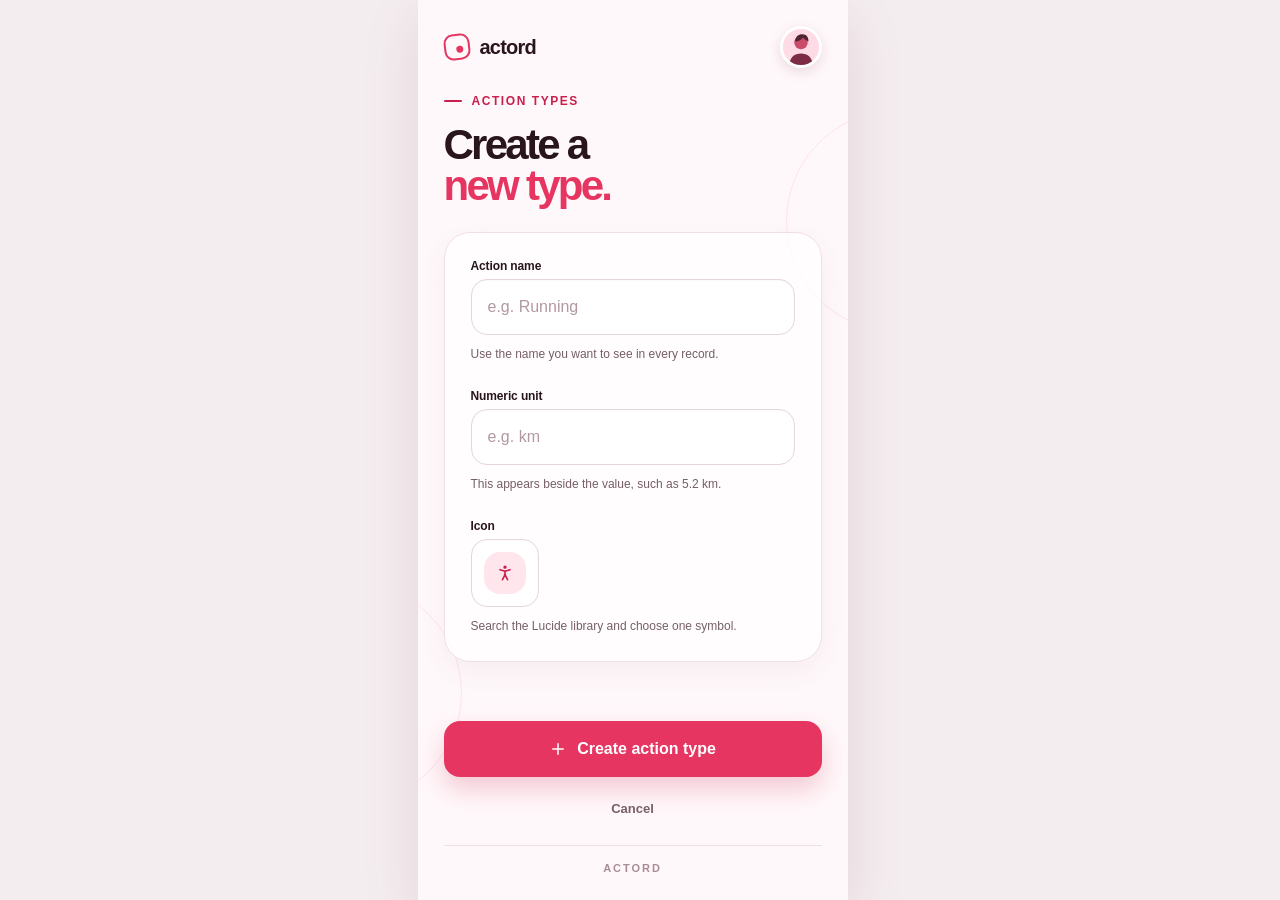
<file: docs/design/html/action-types-create.html>
<!doctype html>
<html lang="en">
  <head>
    <meta charset="utf-8" />
    <meta name="viewport" content="width=device-width, initial-scale=1" />
    <meta name="theme-color" content="#fffafa" />
    <title>Create action type — actord</title>
    <style>
      :root {
        color-scheme: light;
        --app-width: 430px;
        --client-gutter: 26px;
        --top-row-height: 42px;
        --space-2xs: 4px;
        --space-xs: 6px;
        --space-sm: 10px;
        --space-md: 16px;
        --space-lg: 26px;
        --space-xl: 42px;
        --font-caption: 10px;
        --font-small: 12px;
        --font-body: 16px;
        --font-title: 26px;
        --font-display: 42px;
        --ink: #29151c;
        --muted: #765f67;
        --accent: #e73562;
        --accent-dark: #c91f4d;
        --accent-soft: #ffe5ec;
        --rose-50: #fff8fa;
        --rose-100: #fff0f4;
        --rose-200: #ffd4df;
        --line: #f0dfe4;
        --white: #ffffff;
        --shadow: 0 18px 55px rgba(118, 39, 63, 0.12);
      }

      * {
        box-sizing: border-box;
      }

      html {
        min-width: 320px;
        background: #f4edef;
        scrollbar-gutter: stable;
      }

      body {
        min-height: 100vh;
        min-height: 100dvh;
        margin: 0;
        color: var(--ink);
        background: #f4edef;
        font-family:
          Inter, ui-sans-serif, -apple-system, BlinkMacSystemFont, "Segoe UI",
          sans-serif;
        -webkit-font-smoothing: antialiased;
      }

      button,
      input,
      a {
        font: inherit;
      }

      .app-shell {
        position: relative;
        display: flex;
        width: 100%;
        max-width: var(--app-width);
        min-height: 100vh;
        min-height: 100dvh;
        margin: 0 auto;
        overflow: hidden;
        flex-direction: column;
        background: var(--rose-50);
        box-shadow: var(--shadow);
        isolation: isolate;
      }

      .app-shell::before,
      .app-shell::after {
        position: absolute;
        z-index: -1;
        border: 1px solid var(--rose-200);
        border-radius: 50%;
        content: "";
        opacity: 0.6;
      }

      .app-shell::before {
        top: 110px;
        right: -160px;
        width: 220px;
        height: 220px;
      }

      .app-shell::after {
        bottom: 96px;
        left: -178px;
        width: 220px;
        height: 220px;
      }

      main {
        display: flex;
        flex: 1;
        flex-direction: column;
        padding: var(--space-lg) var(--client-gutter) var(--space-md);
      }

      .site-header {
        display: flex;
        min-height: var(--top-row-height);
        align-items: center;
        justify-content: space-between;
      }

      .wordmark {
        display: inline-flex;
        align-items: center;
        gap: var(--space-sm);
        color: var(--ink);
        font-size: 20px;
        font-weight: 800;
        letter-spacing: -0.04em;
        text-decoration: none;
      }

      .wordmark-mark {
        position: relative;
        width: var(--space-lg);
        height: var(--space-lg);
        border: 2px solid var(--accent);
        border-radius: 9px;
        transform: rotate(-7deg);
      }

      .wordmark-mark::after {
        position: absolute;
        right: 5px;
        bottom: 5px;
        width: 7px;
        height: 7px;
        border-radius: 50%;
        background: var(--accent);
        content: "";
      }

      .profile-button {
        display: grid;
        width: 42px;
        height: 42px;
        padding: 0;
        overflow: hidden;
        border: 3px solid var(--white);
        border-radius: 50%;
        background: var(--accent-soft);
        box-shadow: 0 4px 13px rgba(111, 36, 60, 0.14);
        cursor: pointer;
        place-items: center;
        transition:
          box-shadow 180ms ease,
          transform 180ms ease;
      }

      .profile-button:hover {
        box-shadow: 0 7px 18px rgba(111, 36, 60, 0.2);
        transform: translateY(-1px);
      }

      .profile-button:focus-visible {
        outline: 3px solid rgba(231, 53, 98, 0.2);
        outline-offset: 3px;
      }

      .profile-image {
        width: 100%;
        height: 100%;
      }

      .page-heading {
        margin-top: var(--space-lg);
        animation: enter 500ms cubic-bezier(0.2, 0.75, 0.25, 1) both;
      }

      .eyebrow {
        display: flex;
        align-items: center;
        gap: var(--space-sm);
        margin: 0 0 var(--space-md);
        color: var(--accent-dark);
        font-size: var(--font-small);
        font-weight: 800;
        letter-spacing: 0.13em;
        text-transform: uppercase;
      }

      .eyebrow::before {
        width: 18px;
        height: 2px;
        border-radius: 2px;
        background: currentColor;
        content: "";
      }

      h1 {
        max-width: 350px;
        margin: 0;
        font-size: var(--font-display);
        font-weight: 800;
        letter-spacing: -0.065em;
        line-height: 0.98;
      }

      h1 em {
        color: var(--accent);
        font-style: normal;
      }

      .create-form {
        display: flex;
        flex: 1;
        flex-direction: column;
        margin-top: var(--space-lg);
        animation: enter 580ms 70ms cubic-bezier(0.2, 0.75, 0.25, 1) both;
      }

      .form-card {
        display: grid;
        gap: var(--space-lg);
        padding: var(--space-lg);
        border: 1px solid var(--line);
        border-radius: var(--space-lg);
        background: rgba(255, 255, 255, 0.76);
        box-shadow: 0 10px 28px rgba(93, 40, 57, 0.055);
      }

      .field {
        display: grid;
        gap: var(--space-xs);
      }

      .field-label {
        font-size: var(--font-small);
        font-weight: 800;
        letter-spacing: -0.01em;
      }

      .text-input {
        width: 100%;
        min-height: 56px;
        padding: 0 var(--space-md);
        border: 1px solid #e6d6db;
        border-radius: var(--space-md);
        color: var(--ink);
        background: var(--white);
        box-shadow: inset 0 1px 2px rgba(93, 40, 57, 0.025);
        font-size: var(--font-body);
        transition:
          border-color 180ms ease,
          box-shadow 180ms ease;
      }

      .text-input::placeholder {
        color: #b298a0;
        opacity: 1;
      }

      .text-input:hover {
        border-color: #d5aab6;
      }

      .text-input:focus {
        border-color: var(--accent);
        outline: 3px solid rgba(231, 53, 98, 0.18);
        outline-offset: 2px;
        box-shadow: 0 5px 14px rgba(93, 40, 57, 0.06);
      }

      .field-help {
        margin: var(--space-2xs) 0 0;
        color: var(--muted);
        font-size: var(--font-small);
        line-height: 1.5;
      }

      .icon-select {
        display: flex;
        width: 68px;
        min-height: 68px;
        align-items: center;
        justify-content: center;
        padding: 0;
        border: 1px solid #e6d6db;
        border-radius: var(--space-md);
        color: var(--ink);
        background: var(--white);
        box-shadow: inset 0 1px 2px rgba(93, 40, 57, 0.025);
        text-align: left;
        cursor: pointer;
        transition:
          border-color 180ms ease,
          box-shadow 180ms ease,
          transform 180ms ease;
      }

      .icon-select:hover {
        border-color: #d5aab6;
        box-shadow: 0 5px 14px rgba(93, 40, 57, 0.06);
        transform: translateY(-1px);
      }

      .icon-select:focus-visible {
        outline: 3px solid rgba(231, 53, 98, 0.2);
        outline-offset: 3px;
      }

      .selected-icon {
        display: grid;
        width: var(--space-xl);
        height: var(--space-xl);
        flex: 0 0 auto;
        border-radius: var(--space-md);
        color: var(--accent-dark);
        background: var(--accent-soft);
        place-items: center;
      }

      .selected-icon svg,
      .result-icon svg {
        width: 20px;
        height: 20px;
      }

      .sr-only {
        position: absolute;
        width: 1px;
        height: 1px;
        padding: 0;
        overflow: hidden;
        clip: rect(0, 0, 0, 0);
        white-space: nowrap;
        border: 0;
      }
      .icon-dialog {
        width: calc(100% - (2 * var(--client-gutter)));
        max-width: calc(var(--app-width) - (2 * var(--client-gutter)));
        max-height: calc(100dvh - (2 * var(--space-md)));
        margin: auto;
        padding: var(--space-lg);
        overflow: hidden;
        border: 1px solid rgba(255, 255, 255, 0.72);
        border-radius: var(--space-lg);
        color: var(--ink);
        background: var(--white);
        box-shadow: 0 26px 70px rgba(41, 21, 28, 0.28);
      }

      .icon-dialog[open] {
        animation: enter 260ms cubic-bezier(0.2, 0.75, 0.25, 1) both;
      }

      .icon-dialog::backdrop {
        background: rgba(41, 21, 28, 0.46);
        backdrop-filter: blur(var(--space-2xs));
        -webkit-backdrop-filter: blur(var(--space-2xs));
      }

      .icon-dialog-header {
        display: flex;
        align-items: start;
        justify-content: space-between;
        gap: var(--space-md);
      }

      .icon-dialog-label {
        margin: 0 0 var(--space-xs);
        color: var(--accent-dark);
        font-size: var(--font-caption);
        font-weight: 800;
        letter-spacing: 0.14em;
        text-transform: uppercase;
      }

      .icon-dialog h2 {
        margin: 0;
        font-size: var(--font-title);
        font-weight: 800;
        letter-spacing: -0.045em;
        line-height: 1.08;
      }

      .icon-dialog-close {
        display: grid;
        width: var(--space-xl);
        height: var(--space-xl);
        flex: 0 0 auto;
        padding: 0;
        border: 1px solid var(--line);
        border-radius: 50%;
        color: var(--muted);
        background: var(--rose-50);
        cursor: pointer;
        place-items: center;
      }

      .icon-dialog-close:hover {
        color: var(--ink);
        background: var(--rose-100);
      }

      .icon-dialog-close:focus-visible,
      .icon-search:focus-visible {
        outline: 3px solid rgba(231, 53, 98, 0.2);
        outline-offset: 3px;
      }

      .icon-dialog-close svg {
        width: 16px;
        height: 16px;
      }

      .search-field {
        display: grid;
        gap: var(--space-xs);
        margin-top: var(--space-lg);
      }

      .icon-search {
        width: 100%;
        min-height: 56px;
        padding: 0 var(--space-md);
        border: 1px solid #e6d6db;
        border-radius: var(--space-md);
        color: var(--ink);
        background: var(--rose-50);
        font-size: var(--font-body);
      }

      .icon-search::placeholder {
        color: #b298a0;
        opacity: 1;
      }

      .results-meta {
        margin: var(--space-md) 0 var(--space-xs);
        color: var(--muted);
        font-size: var(--font-small);
        font-weight: 700;
      }

      .icon-results {
        display: grid;
        max-height: 42dvh;
        overflow-y: auto;
        gap: var(--space-xs);
        padding: var(--space-2xs);
        overscroll-behavior: contain;
      }

      .icon-result {
        position: relative;
        display: block;
        cursor: pointer;
      }

      .icon-result input {
        position: absolute;
        width: 1px;
        height: 1px;
        overflow: hidden;
        opacity: 0;
      }

      .icon-result-surface {
        display: flex;
        min-height: 56px;
        align-items: center;
        gap: var(--space-sm);
        padding: var(--space-xs) var(--space-sm);
        border: 1px solid transparent;
        border-radius: var(--space-md);
        background: var(--white);
        transition:
          border-color 160ms ease,
          background-color 160ms ease;
      }

      .icon-result:hover .icon-result-surface {
        background: var(--rose-50);
      }

      .icon-result input:checked + .icon-result-surface {
        border-color: var(--rose-200);
        background: var(--rose-100);
      }

      .icon-result input:focus-visible + .icon-result-surface {
        outline: 3px solid rgba(231, 53, 98, 0.2);
        outline-offset: -1px;
      }

      .result-icon {
        display: grid;
        width: var(--space-xl);
        height: var(--space-xl);
        flex: 0 0 auto;
        border-radius: var(--space-md);
        color: var(--accent-dark);
        background: var(--accent-soft);
        place-items: center;
      }

      .result-name {
        font-size: 14px;
        font-weight: 800;
      }

      .result-check {
        display: grid;
        width: 26px;
        height: 26px;
        margin-left: auto;
        border-radius: 50%;
        color: var(--white);
        background: var(--accent);
        opacity: 0;
        place-items: center;
      }

      .icon-result input:checked + .icon-result-surface .result-check {
        opacity: 1;
      }

      .result-check svg {
        width: 12px;
        height: 12px;
      }

      .empty-results {
        margin: var(--space-md) 0;
        color: var(--muted);
        font-size: var(--font-small);
        line-height: 1.5;
        text-align: center;
      }

      .empty-results[hidden],
      .icon-result[hidden] {
        display: none;
      }

      @media (max-height: 720px) {
        .icon-dialog {
          padding: var(--space-md);
        }

        .search-field {
          margin-top: var(--space-md);
        }
      }

      .form-actions {
        display: grid;
        gap: var(--space-sm);
        margin-top: auto;
        padding-top: var(--space-xl);
      }

      .primary-button {
        display: flex;
        width: 100%;
        min-height: 56px;
        align-items: center;
        justify-content: center;
        gap: var(--space-sm);
        padding: 0 var(--space-md);
        border: 0;
        border-radius: var(--space-md);
        color: var(--white);
        background: var(--accent);
        box-shadow: 0 12px 26px rgba(199, 30, 75, 0.22);
        font-size: var(--font-body);
        font-weight: 800;
        cursor: pointer;
        transition:
          background-color 180ms ease,
          box-shadow 180ms ease,
          transform 180ms ease;
      }

      .primary-button:hover {
        background: var(--accent-dark);
        box-shadow: 0 16px 30px rgba(199, 30, 75, 0.28);
        transform: translateY(-1px);
      }

      .primary-button:active {
        transform: translateY(1px);
      }

      .primary-button:focus-visible,
      .cancel-link:focus-visible {
        outline: 3px solid rgba(231, 53, 98, 0.2);
        outline-offset: 3px;
      }

      .primary-button svg {
        width: 18px;
        height: 18px;
      }

      .cancel-link {
        display: flex;
        min-height: 42px;
        align-items: center;
        justify-content: center;
        border-radius: var(--space-sm);
        color: var(--muted);
        font-size: 13px;
        font-weight: 750;
        text-decoration: none;
        transition:
          color 160ms ease,
          background-color 160ms ease;
      }

      .cancel-link:hover {
        color: var(--accent-dark);
        background: var(--rose-100);
      }

      .site-footer {
        margin: 0 var(--client-gutter);
        padding: var(--space-md) 0 var(--space-lg);
        border-top: 1px solid var(--line);
        color: #a98d96;
        font-size: 11px;
        font-weight: 800;
        letter-spacing: 0.18em;
        text-align: center;
        text-transform: uppercase;
      }

      @keyframes enter {
        from {
          opacity: 0;
          transform: translateY(10px);
        }
        to {
          opacity: 1;
          transform: translateY(0);
        }
      }

      @media (max-height: 720px) {
        main {
          padding-top: var(--space-md);
        }

        .page-heading,
        .create-form {
          margin-top: var(--space-md);
        }

        .form-card {
          gap: var(--space-md);
          padding: var(--space-md);
        }

        .form-actions {
          padding-top: var(--space-lg);
        }
      }

      @media (prefers-reduced-motion: reduce) {
        *,
        *::before,
        *::after {
          scroll-behavior: auto !important;
          animation-duration: 0.01ms !important;
          animation-iteration-count: 1 !important;
          transition-duration: 0.01ms !important;
        }
      }
    </style>
  </head>
  <body>
    <div class="app-shell">
      <main>
        <header class="site-header">
          <a class="wordmark" href="#" aria-label="actord home">
            <span class="wordmark-mark" aria-hidden="true"></span>
            <span>actord</span>
          </a>

          <button class="profile-button" type="button" aria-label="Open Alex's profile">
            <svg class="profile-image" viewBox="0 0 48 48" role="img" aria-label="Alex's profile image">
              <rect width="48" height="48" fill="#ffdce5" />
              <circle cx="24" cy="18" r="9" fill="#c94a69" />
              <path d="M8 48c1.4-10.1 7.1-15.2 16-15.2S38.6 37.9 40 48" fill="#7d2c45" />
              <path d="M16 16.8c.7-6.5 4.1-9.7 9.8-9.7 5.4 0 8.4 3.7 8.2 9.4-2.9-1.1-5.6-3.2-7.4-5.3-2.5 3.3-6 5.2-10.6 5.6Z" fill="#512432" />
            </svg>
          </button>
        </header>

        <section class="page-heading" aria-labelledby="page-title">
          <p class="eyebrow">Action types</p>
          <h1 id="page-title">Create a<br /><em>new type.</em></h1>
        </section>

        <form class="create-form" action="#" method="post">
          <div class="form-card">
            <div class="field">
              <label class="field-label" for="action-name">Action name</label>
              <input
                class="text-input"
                id="action-name"
                name="action-name"
                type="text"
                placeholder="e.g. Running"
                autocomplete="off"
                aria-describedby="action-name-help"
                required
              />
              <p class="field-help" id="action-name-help">
                Use the name you want to see in every record.
              </p>
            </div>

            <div class="field">
              <label class="field-label" for="unit">Numeric unit</label>
              <input
                class="text-input"
                id="unit"
                name="unit"
                type="text"
                placeholder="e.g. km"
                autocomplete="off"
                aria-describedby="unit-help"
                required
              />
              <p class="field-help" id="unit-help">
                This appears beside the value, such as 5.2 km.
              </p>
            </div>

            <div class="field">
              <span class="field-label" id="icon-field-label">Icon</span>
              <input type="hidden" name="icon" value="person-standing" data-icon-value />
              <button
                class="icon-select"
                id="icon-select-trigger"
                type="button"
                aria-haspopup="dialog"
                aria-controls="icon-picker-dialog"
                aria-describedby="icon-help"
                aria-expanded="false"
                aria-labelledby="icon-field-label selected-icon-name"
              >
                <span class="selected-icon" data-selected-icon aria-hidden="true">
                  <svg viewBox="0 0 24 24" fill="none" stroke="currentColor" stroke-width="2" stroke-linecap="round" stroke-linejoin="round"><circle cx="12" cy="5" r="1" /><path d="m9 20 3-6 3 6" /><path d="m6 8 6 2 6-2" /><path d="M12 10v4" /></svg>
                </span>
                <span class="sr-only" id="selected-icon-name" data-selected-icon-name>Person Standing</span>
              </button>
              <p class="field-help" id="icon-help">
                Search the Lucide library and choose one symbol.
              </p>
            </div>
          </div>

          <div class="form-actions">
            <button class="primary-button" type="submit">
              <svg viewBox="0 0 24 24" fill="none" stroke="currentColor" stroke-width="2" stroke-linecap="round" aria-hidden="true">
                <path d="M12 5v14M5 12h14" />
              </svg>
              <span>Create action type</span>
            </button>
            <a class="cancel-link" href="#">Cancel</a>
          </div>
        </form>
      </main>

      <footer class="site-footer">actord</footer>
    </div>
    <dialog class="icon-dialog" id="icon-picker-dialog" aria-modal="true" aria-labelledby="icon-picker-title">
      <div class="icon-dialog-header">
        <div>
          <p class="icon-dialog-label">Action type icon</p>
          <h2 id="icon-picker-title">Choose an icon</h2>
        </div>
        <button class="icon-dialog-close" type="button" aria-label="Close icon picker" data-dialog-close>
          <svg viewBox="0 0 24 24" fill="none" stroke="currentColor" stroke-width="2" stroke-linecap="round" aria-hidden="true"><path d="M6 6l12 12M18 6 6 18" /></svg>
        </button>
      </div>

      <label class="search-field">
        <span class="field-label">Search icons</span>
        <input class="icon-search" type="search" placeholder="e.g. book open" autocomplete="off" data-icon-search autofocus />
      </label>

      <p class="results-meta" aria-live="polite" data-results-meta>8 icons</p>
      <div class="icon-results" role="radiogroup" aria-label="Available icons">
        <label class="icon-result" data-icon-option data-label="Person Standing">
          <input type="radio" name="picker-icon" value="person-standing" checked />
          <span class="icon-result-surface">
            <span class="result-icon" data-picker-icon><svg viewBox="0 0 24 24" fill="none" stroke="currentColor" stroke-width="2" stroke-linecap="round" stroke-linejoin="round" aria-hidden="true"><circle cx="12" cy="5" r="1" /><path d="m9 20 3-6 3 6" /><path d="m6 8 6 2 6-2" /><path d="M12 10v4" /></svg></span>
            <span class="result-name">Person Standing</span>
            <span class="result-check" aria-hidden="true"><svg viewBox="0 0 24 24" fill="none" stroke="currentColor" stroke-width="2.2" stroke-linecap="round" stroke-linejoin="round"><path d="m6 12 4 4 8-9" /></svg></span>
          </span>
        </label>
        <label class="icon-result" data-icon-option data-label="Droplets">
          <input type="radio" name="picker-icon" value="droplets" />
          <span class="icon-result-surface">
            <span class="result-icon" data-picker-icon><svg viewBox="0 0 24 24" fill="none" stroke="currentColor" stroke-width="2" stroke-linecap="round" stroke-linejoin="round" aria-hidden="true"><path d="M7 16.3c2.2 0 4-1.83 4-4.05 0-1.16-.57-2.26-1.71-3.19S7.29 6.75 7 5.3c-.29 1.45-1.14 2.84-2.29 3.76S3 11.1 3 12.25c0 2.22 1.8 4.05 4 4.05z" /><path d="M12.56 6.6A10.97 10.97 0 0 0 14 3.02c.5 2.5 2 4.9 4 6.5s3 3.5 3 5.5a6.98 6.98 0 0 1-11.91 4.97" /></svg></span>
            <span class="result-name">Droplets</span>
            <span class="result-check" aria-hidden="true"><svg viewBox="0 0 24 24" fill="none" stroke="currentColor" stroke-width="2.2" stroke-linecap="round" stroke-linejoin="round"><path d="m6 12 4 4 8-9" /></svg></span>
          </span>
        </label>
        <label class="icon-result" data-icon-option data-label="Book Open">
          <input type="radio" name="picker-icon" value="book-open" />
          <span class="icon-result-surface">
            <span class="result-icon" data-picker-icon><svg viewBox="0 0 24 24" fill="none" stroke="currentColor" stroke-width="2" stroke-linecap="round" stroke-linejoin="round" aria-hidden="true"><path d="M12 5v16" /><path d="M20.001 19A2 2 0 0 0 22 17V5a2 2 0 0 0-1.999-2L16 3.002A5 5 0 0 0 12 5a5 5 0 0 0-4-2H4a2 2 0 0 0-2 2v12a2 2 0 0 0 1.999 2H8a5 5 0 0 1 4 2 5 5 0 0 1 4-2z" /></svg></span>
            <span class="result-name">Book Open</span>
            <span class="result-check" aria-hidden="true"><svg viewBox="0 0 24 24" fill="none" stroke="currentColor" stroke-width="2.2" stroke-linecap="round" stroke-linejoin="round"><path d="m6 12 4 4 8-9" /></svg></span>
          </span>
        </label>
        <label class="icon-result" data-icon-option data-label="Timer">
          <input type="radio" name="picker-icon" value="timer" />
          <span class="icon-result-surface">
            <span class="result-icon" data-picker-icon><svg viewBox="0 0 24 24" fill="none" stroke="currentColor" stroke-width="2" stroke-linecap="round" stroke-linejoin="round" aria-hidden="true"><line x1="10" x2="14" y1="2" y2="2" /><line x1="12" x2="15" y1="14" y2="11" /><circle cx="12" cy="14" r="8" /></svg></span>
            <span class="result-name">Timer</span>
            <span class="result-check" aria-hidden="true"><svg viewBox="0 0 24 24" fill="none" stroke="currentColor" stroke-width="2.2" stroke-linecap="round" stroke-linejoin="round"><path d="m6 12 4 4 8-9" /></svg></span>
          </span>
        </label>
        <label class="icon-result" data-icon-option data-label="Bike">
          <input type="radio" name="picker-icon" value="bike" />
          <span class="icon-result-surface">
            <span class="result-icon" data-picker-icon><svg viewBox="0 0 24 24" fill="none" stroke="currentColor" stroke-width="2" stroke-linecap="round" stroke-linejoin="round" aria-hidden="true"><circle cx="18.5" cy="17.5" r="3.5" /><circle cx="5.5" cy="17.5" r="3.5" /><circle cx="15" cy="5" r="1" /><path d="M12 17.5V14l-3-3 4-3 2 3h2" /></svg></span>
            <span class="result-name">Bike</span>
            <span class="result-check" aria-hidden="true"><svg viewBox="0 0 24 24" fill="none" stroke="currentColor" stroke-width="2.2" stroke-linecap="round" stroke-linejoin="round"><path d="m6 12 4 4 8-9" /></svg></span>
          </span>
        </label>
        <label class="icon-result" data-icon-option data-label="Dumbbell">
          <input type="radio" name="picker-icon" value="dumbbell" />
          <span class="icon-result-surface">
            <span class="result-icon" data-picker-icon><svg viewBox="0 0 24 24" fill="none" stroke="currentColor" stroke-width="2" stroke-linecap="round" stroke-linejoin="round" aria-hidden="true"><path d="M17.596 12.768a2 2 0 1 0 2.829-2.829l-1.768-1.767a2 2 0 0 0 2.828-2.829l-2.828-2.828a2 2 0 0 0-2.829 2.828l-1.767-1.768a2 2 0 1 0-2.829 2.829z" /><path d="m2.5 21.5 1.4-1.4" /><path d="m20.1 3.9 1.4-1.4" /><path d="M5.343 21.485a2 2 0 1 0 2.829-2.828l1.767 1.768a2 2 0 1 0 2.829-2.829l-6.364-6.364a2 2 0 1 0-2.829 2.829l1.768 1.767a2 2 0 0 0-2.828 2.829z" /><path d="m9.6 14.4 4.8-4.8" /></svg></span>
            <span class="result-name">Dumbbell</span>
            <span class="result-check" aria-hidden="true"><svg viewBox="0 0 24 24" fill="none" stroke="currentColor" stroke-width="2.2" stroke-linecap="round" stroke-linejoin="round"><path d="m6 12 4 4 8-9" /></svg></span>
          </span>
        </label>
        <label class="icon-result" data-icon-option data-label="Graduation Cap">
          <input type="radio" name="picker-icon" value="graduation-cap" />
          <span class="icon-result-surface">
            <span class="result-icon" data-picker-icon><svg viewBox="0 0 24 24" fill="none" stroke="currentColor" stroke-width="2" stroke-linecap="round" stroke-linejoin="round" aria-hidden="true"><path d="M21.42 10.922a1 1 0 0 0-.019-1.838L12.83 5.18a2 2 0 0 0-1.66 0L2.6 9.08a1 1 0 0 0 0 1.832l8.57 3.908a2 2 0 0 0 1.66 0z" /><path d="M22 10v6" /><path d="M6 12.5V16a6 3 0 0 0 12 0v-3.5" /></svg></span>
            <span class="result-name">Graduation Cap</span>
            <span class="result-check" aria-hidden="true"><svg viewBox="0 0 24 24" fill="none" stroke="currentColor" stroke-width="2.2" stroke-linecap="round" stroke-linejoin="round"><path d="m6 12 4 4 8-9" /></svg></span>
          </span>
        </label>
        <label class="icon-result" data-icon-option data-label="Footprints">
          <input type="radio" name="picker-icon" value="footprints" />
          <span class="icon-result-surface">
            <span class="result-icon" data-picker-icon><svg viewBox="0 0 24 24" fill="none" stroke="currentColor" stroke-width="2" stroke-linecap="round" stroke-linejoin="round" aria-hidden="true"><path d="M4 16v-2.38C4 11.5 2.97 10.5 3 8c.03-2.72 1.49-6 4.5-6C9.37 2 10 3.8 10 5.5c0 3.11-2 5.66-2 8.68V16a2 2 0 1 1-4 0Z" /><path d="M20 20v-2.38c0-2.12 1.03-3.12 1-5.62-.03-2.72-1.49-6-4.5-6C14.63 6 14 7.8 14 9.5c0 3.11 2 5.66 2 8.68V20a2 2 0 1 0 4 0Z" /><path d="M16 17h4" /><path d="M4 13h4" /></svg></span>
            <span class="result-name">Footprints</span>
            <span class="result-check" aria-hidden="true"><svg viewBox="0 0 24 24" fill="none" stroke="currentColor" stroke-width="2.2" stroke-linecap="round" stroke-linejoin="round"><path d="m6 12 4 4 8-9" /></svg></span>
          </span>
        </label>
      </div>

      <p class="empty-results" data-empty-results hidden>No icons match your search.</p>
    </dialog>

    <script>
      const iconTrigger = document.querySelector("#icon-select-trigger");
      const iconDialog = document.querySelector("#icon-picker-dialog");
      const iconSearch = iconDialog.querySelector("[data-icon-search]");
      const iconOptions = Array.from(
        iconDialog.querySelectorAll("[data-icon-option]"),
      );
      const iconValue = document.querySelector("[data-icon-value]");
      const selectedIcon = document.querySelector("[data-selected-icon]");
      const selectedIconName = document.querySelector(
        "[data-selected-icon-name]",
      );
      const resultsMeta = iconDialog.querySelector("[data-results-meta]");
      const emptyResults = iconDialog.querySelector("[data-empty-results]");

      // A row's click, not the group's change — a native radiogroup fires
      // change as arrow-key focus moves between options with no click
      // involved, and applying on change would end browsing on the first
      // arrow press (DR-0035).
      const applyChoice = (option) => {
        const choice = option.querySelector('input[name="picker-icon"]');
        const icon = option.querySelector("[data-picker-icon] svg");

        iconValue.value = choice.value;
        selectedIconName.textContent = option.dataset.label;
        selectedIcon.replaceChildren(icon.cloneNode(true));
        iconDialog.close();
      };

      iconOptions.forEach((option) => {
        option
          .querySelector('input[name="picker-icon"]')
          .addEventListener("click", () => applyChoice(option));
      });

      const filterIcons = () => {
        const query = iconSearch.value.trim().toLocaleLowerCase();
        let visibleCount = 0;

        iconOptions.forEach((option) => {
          const matches = option.dataset.label
            .toLocaleLowerCase()
            .includes(query);
          option.hidden = !matches;
          visibleCount += Number(matches);
        });

        resultsMeta.textContent =
          `${visibleCount} ${visibleCount === 1 ? "icon" : "icons"}`;
        emptyResults.hidden = visibleCount !== 0;
      };

      iconTrigger.addEventListener("click", () => {
        const currentChoice = iconDialog.querySelector(
          `input[value="${iconValue.value}"]`,
        );
        if (currentChoice) currentChoice.checked = true;

        iconSearch.value = "";
        filterIcons();
        iconTrigger.setAttribute("aria-expanded", "true");
        iconDialog.showModal();
        iconSearch.focus();
      });

      iconSearch.addEventListener("input", filterIcons);

      iconDialog
        .querySelector("[data-dialog-close]")
        .addEventListener("click", () => iconDialog.close());

      iconDialog.addEventListener("close", () => {
        iconTrigger.setAttribute("aria-expanded", "false");
        iconTrigger.focus();
      });
    </script>
  </body>
</html>
</file>
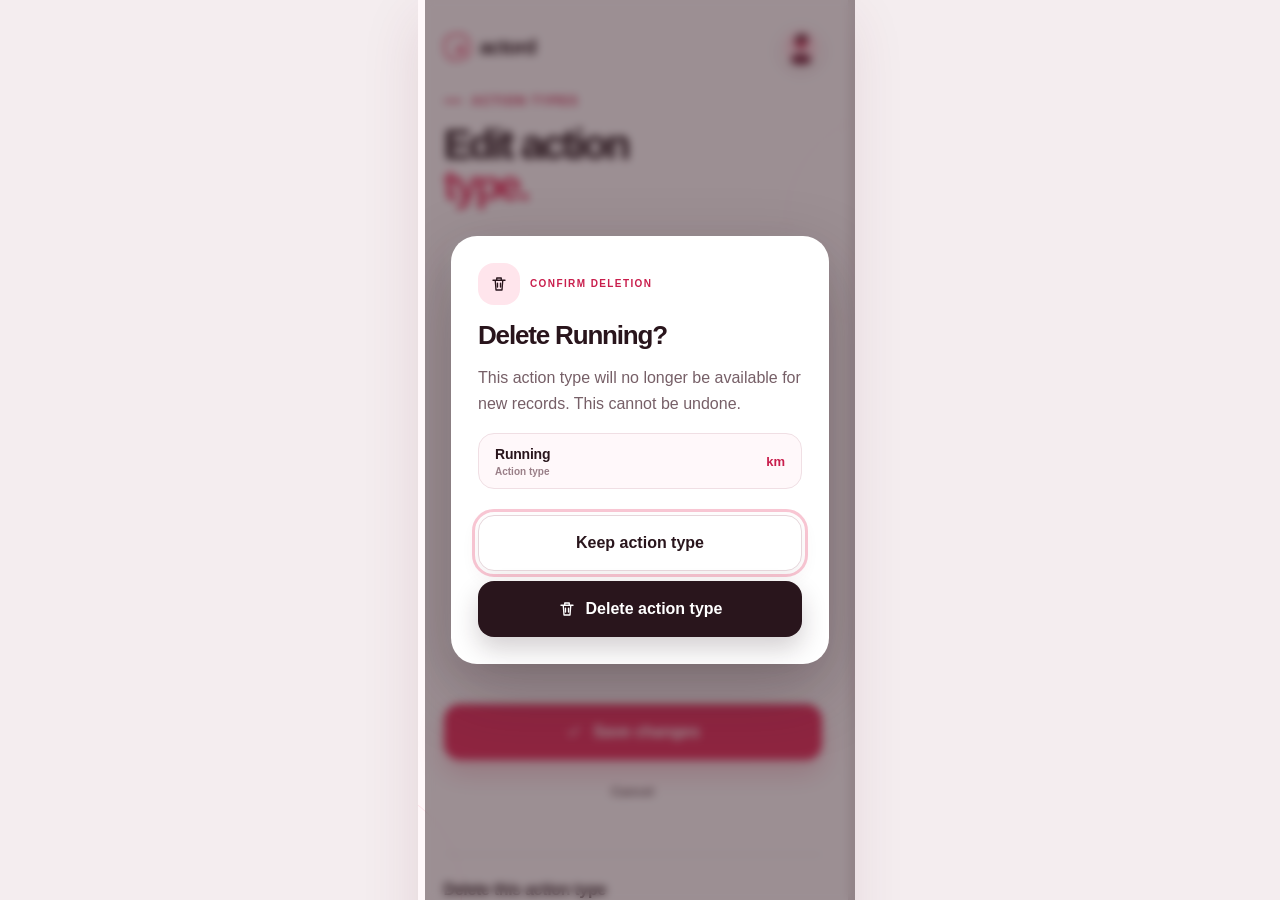
<file: docs/design/html/action-types-delete-confirm.html>
<!doctype html>
<html lang="en">
  <head>
    <meta charset="utf-8" />
    <meta name="viewport" content="width=device-width, initial-scale=1" />
    <meta name="theme-color" content="#fffafa" />
    <title>Confirm action type deletion — actord</title>
    <style>
      :root {
        color-scheme: light;
        --app-width: 430px;
        --client-gutter: 26px;
        --space-2xs: 4px;
        --space-xs: 6px;
        --space-sm: 10px;
        --space-md: 16px;
        --space-lg: 26px;
        --space-xl: 42px;
        --font-caption: 10px;
        --font-small: 12px;
        --font-body: 16px;
        --font-title: 26px;
        --ink: #29151c;
        --muted: #765f67;
        --accent: #e73562;
        --accent-dark: #c91f4d;
        --accent-soft: #ffe5ec;
        --rose-50: #fff8fa;
        --rose-100: #fff0f4;
        --rose-200: #ffd4df;
        --line: #f0dfe4;
        --white: #ffffff;
      }

      * {
        box-sizing: border-box;
      }

      html {
        min-width: 320px;
        min-height: 100%;
        background: #f4edef;
      }

      body {
        min-height: 100vh;
        min-height: 100dvh;
        margin: 0;
        color: var(--ink);
        background: #f4edef;
        font-family:
          Inter, ui-sans-serif, -apple-system, BlinkMacSystemFont, "Segoe UI",
          sans-serif;
        -webkit-font-smoothing: antialiased;
      }

      button {
        font: inherit;
      }

      .page-preview {
        position: fixed;
        inset: 0;
        display: block;
        width: 100%;
        height: 100%;
        border: 0;
      }

      .dialog-layer {
        position: fixed;
        inset: 0;
        z-index: 10;
        display: grid;
        width: 100%;
        max-width: var(--app-width);
        min-height: 100vh;
        min-height: 100dvh;
        margin: 0 auto;
        overflow-y: auto;
        padding: var(--space-lg) var(--client-gutter);
        background: rgba(41, 21, 28, 0.46);
        backdrop-filter: blur(var(--space-2xs));
        place-items: center;
        -webkit-backdrop-filter: blur(var(--space-2xs));
        animation: veil-in 180ms ease both;
      }

      .confirm-dialog {
        position: relative;
        inset: auto;
        display: block;
        width: 100%;
        max-width: calc(var(--app-width) - (2 * var(--client-gutter)));
        margin: 0;
        padding: var(--space-lg);
        border: 1px solid rgba(255, 255, 255, 0.72);
        border-radius: var(--space-lg);
        color: var(--ink);
        background: var(--white);
        box-shadow: 0 26px 70px rgba(41, 21, 28, 0.28);
        animation: dialog-in 260ms cubic-bezier(0.2, 0.75, 0.25, 1) both;
      }

      .dialog-label {
        display: flex;
        align-items: center;
        gap: var(--space-sm);
        margin: 0 0 var(--space-md);
        color: var(--accent-dark);
        font-size: var(--font-caption);
        font-weight: 800;
        letter-spacing: 0.14em;
        text-transform: uppercase;
      }

      .dialog-icon {
        display: grid;
        width: var(--space-xl);
        height: var(--space-xl);
        flex: 0 0 auto;
        border-radius: var(--space-md);
        color: var(--ink);
        background: var(--accent-soft);
        place-items: center;
      }

      .dialog-icon svg {
        width: 18px;
        height: 18px;
      }

      .confirm-dialog h1 {
        margin: 0;
        font-size: var(--font-title);
        font-weight: 800;
        letter-spacing: -0.045em;
        line-height: 1.08;
      }

      .dialog-copy {
        margin: var(--space-md) 0 0;
        color: var(--muted);
        font-size: var(--font-body);
        line-height: 1.625;
      }

      .type-summary {
        display: flex;
        min-height: 56px;
        align-items: center;
        gap: var(--space-sm);
        margin-top: var(--space-md);
        padding: var(--space-sm) var(--space-md);
        border: 1px solid var(--line);
        border-radius: var(--space-md);
        background: var(--rose-50);
      }

      .type-copy {
        display: grid;
        min-width: 0;
        gap: var(--space-2xs);
      }

      .type-name {
        overflow: hidden;
        font-size: 14px;
        font-weight: 800;
        letter-spacing: -0.015em;
        text-overflow: ellipsis;
        white-space: nowrap;
      }

      .type-kind {
        color: #9a7f88;
        font-size: var(--font-caption);
        font-weight: 600;
      }

      .type-unit {
        margin-left: auto;
        flex: 0 0 auto;
        color: var(--accent-dark);
        font-size: 13px;
        font-weight: 800;
        white-space: nowrap;
      }

      .dialog-actions {
        display: grid;
        gap: var(--space-sm);
        margin-top: var(--space-lg);
      }

      .dialog-button {
        display: flex;
        width: 100%;
        min-height: 56px;
        align-items: center;
        justify-content: center;
        gap: var(--space-sm);
        padding: 0 var(--space-md);
        border-radius: var(--space-md);
        font-size: var(--font-body);
        font-weight: 800;
        cursor: pointer;
        transition:
          background-color 180ms ease,
          border-color 180ms ease,
          box-shadow 180ms ease,
          transform 180ms ease;
      }

      .keep-button {
        border: 1px solid #e6d6db;
        color: var(--ink);
        background: var(--white);
        box-shadow: 0 7px 18px rgba(93, 40, 57, 0.07);
      }

      .keep-button:hover {
        border-color: #d5aab6;
        background: var(--rose-100);
        transform: translateY(-1px);
      }

      .delete-button {
        border: 0;
        color: var(--white);
        background: var(--ink);
        box-shadow: 0 12px 26px rgba(41, 21, 28, 0.2);
      }

      .delete-button:hover {
        box-shadow: 0 16px 30px rgba(41, 21, 28, 0.27);
        transform: translateY(-1px);
      }

      .dialog-button:active {
        transform: translateY(1px);
      }

      .dialog-button:focus-visible {
        outline: 3px solid rgba(231, 53, 98, 0.28);
        outline-offset: 3px;
      }

      .delete-button svg {
        width: 18px;
        height: 18px;
      }

      @keyframes veil-in {
        from {
          opacity: 0;
        }
        to {
          opacity: 1;
        }
      }

      @keyframes dialog-in {
        from {
          opacity: 0;
          transform: translateY(var(--space-sm)) scale(0.98);
        }
        to {
          opacity: 1;
          transform: translateY(0) scale(1);
        }
      }

      @media (max-height: 720px) {
        .dialog-layer {
          padding-top: var(--space-md);
          padding-bottom: var(--space-md);
        }

        .confirm-dialog {
          padding: var(--space-md);
        }

        .dialog-actions {
          margin-top: var(--space-md);
        }
      }

      @media (prefers-reduced-motion: reduce) {
        *,
        *::before,
        *::after {
          scroll-behavior: auto !important;
          animation-duration: 0.01ms !important;
          animation-iteration-count: 1 !important;
          transition-duration: 0.01ms !important;
        }
      }
    </style>
  </head>
  <body>
    <iframe
      class="page-preview"
      src="action-types-edit.html"
      title="Edit action type page"
      tabindex="-1"
      aria-hidden="true"
      inert
    ></iframe>

    <div class="dialog-layer">
      <dialog
        class="confirm-dialog"
        open
        role="alertdialog"
        aria-modal="true"
        aria-labelledby="confirm-title"
        aria-describedby="confirm-description"
      >
        <p class="dialog-label">
          <span class="dialog-icon" aria-hidden="true">
            <svg viewBox="0 0 24 24" fill="none" stroke="currentColor" stroke-width="1.8" stroke-linecap="round" stroke-linejoin="round">
              <path d="M4 7h16M9 7V4h6v3M7 7l1 13h8l1-13M10 11v5M14 11v5" />
            </svg>
          </span>
          <span>Confirm deletion</span>
        </p>

        <h1 id="confirm-title">Delete Running?</h1>
        <p class="dialog-copy" id="confirm-description">
          This action type will no longer be available for new records. This
          cannot be undone.
        </p>

        <div class="type-summary" aria-label="Action type to delete">
          <span class="type-copy">
            <span class="type-name">Running</span>
            <span class="type-kind">Action type</span>
          </span>
          <span class="type-unit">km</span>
        </div>

        <div class="dialog-actions">
          <button class="dialog-button keep-button" type="button" autofocus>
            Keep action type
          </button>
          <button class="dialog-button delete-button" type="button">
            <svg viewBox="0 0 24 24" fill="none" stroke="currentColor" stroke-width="1.8" stroke-linecap="round" stroke-linejoin="round" aria-hidden="true">
              <path d="M4 7h16M9 7V4h6v3M7 7l1 13h8l1-13M10 11v5M14 11v5" />
            </svg>
            <span>Delete action type</span>
          </button>
        </div>
      </dialog>
    </div>
  </body>
</html>
</file>
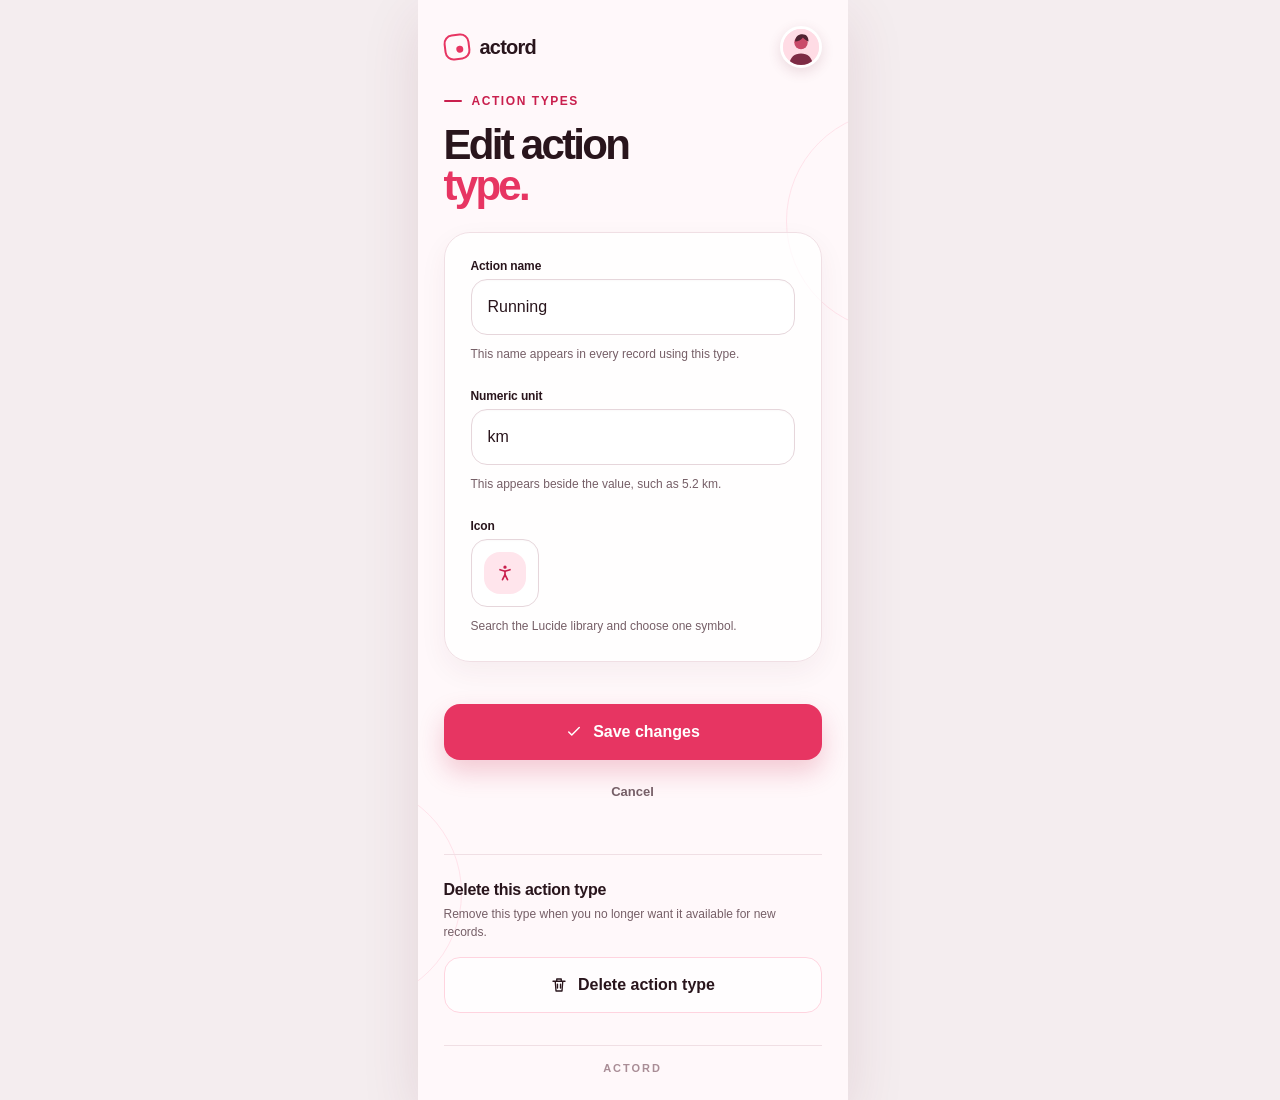
<file: docs/design/html/action-types-edit.html>
<!doctype html>
<html lang="en">
  <head>
    <meta charset="utf-8" />
    <meta name="viewport" content="width=device-width, initial-scale=1" />
    <meta name="theme-color" content="#fffafa" />
    <title>Edit action type — actord</title>
    <style>
      :root {
        color-scheme: light;
        --app-width: 430px;
        --client-gutter: 26px;
        --top-row-height: 42px;
        --space-2xs: 4px;
        --space-xs: 6px;
        --space-sm: 10px;
        --space-md: 16px;
        --space-lg: 26px;
        --space-xl: 42px;
        --font-caption: 10px;
        --font-small: 12px;
        --font-body: 16px;
        --font-title: 26px;
        --font-display: 42px;
        --ink: #29151c;
        --muted: #765f67;
        --accent: #e73562;
        --accent-dark: #c91f4d;
        --accent-soft: #ffe5ec;
        --rose-50: #fff8fa;
        --rose-100: #fff0f4;
        --rose-200: #ffd4df;
        --line: #f0dfe4;
        --white: #ffffff;
        --shadow: 0 18px 55px rgba(118, 39, 63, 0.12);
      }

      * {
        box-sizing: border-box;
      }

      html {
        min-width: 320px;
        background: #f4edef;
        scrollbar-gutter: stable;
      }

      body {
        min-height: 100vh;
        min-height: 100dvh;
        margin: 0;
        color: var(--ink);
        background: #f4edef;
        font-family:
          Inter, ui-sans-serif, -apple-system, BlinkMacSystemFont, "Segoe UI",
          sans-serif;
        -webkit-font-smoothing: antialiased;
      }

      button,
      input,
      a {
        font: inherit;
      }

      .app-shell {
        position: relative;
        display: flex;
        width: 100%;
        max-width: var(--app-width);
        min-height: 100vh;
        min-height: 100dvh;
        margin: 0 auto;
        overflow: hidden;
        flex-direction: column;
        background: var(--rose-50);
        box-shadow: var(--shadow);
        isolation: isolate;
      }

      .app-shell::before,
      .app-shell::after {
        position: absolute;
        z-index: -1;
        width: 220px;
        height: 220px;
        border: 1px solid var(--rose-200);
        border-radius: 50%;
        content: "";
        opacity: 0.6;
      }

      .app-shell::before {
        top: 110px;
        right: -160px;
      }

      .app-shell::after {
        bottom: 96px;
        left: -178px;
      }

      .site-header {
        display: flex;
        min-height: var(--top-row-height);
        align-items: center;
        justify-content: space-between;
      }

      .wordmark {
        display: inline-flex;
        align-items: center;
        gap: var(--space-sm);
        color: var(--ink);
        font-size: 20px;
        font-weight: 800;
        letter-spacing: -0.04em;
        text-decoration: none;
      }

      .wordmark-mark {
        position: relative;
        width: var(--space-lg);
        height: var(--space-lg);
        border: 2px solid var(--accent);
        border-radius: 9px;
        transform: rotate(-7deg);
      }

      .wordmark-mark::after {
        position: absolute;
        right: 5px;
        bottom: 5px;
        width: 7px;
        height: 7px;
        border-radius: 50%;
        background: var(--accent);
        content: "";
      }

      .profile-button {
        display: grid;
        width: 42px;
        height: 42px;
        padding: 0;
        overflow: hidden;
        border: 3px solid var(--white);
        border-radius: 50%;
        background: var(--accent-soft);
        box-shadow: 0 4px 13px rgba(111, 36, 60, 0.14);
        cursor: pointer;
        place-items: center;
        transition:
          box-shadow 180ms ease,
          transform 180ms ease;
      }

      .profile-button:hover {
        box-shadow: 0 7px 18px rgba(111, 36, 60, 0.2);
        transform: translateY(-1px);
      }

      .profile-button:focus-visible {
        outline: 3px solid rgba(231, 53, 98, 0.2);
        outline-offset: 3px;
      }

      .profile-image {
        width: 100%;
        height: 100%;
      }

      main {
        flex: 1;
        padding: var(--space-lg) var(--client-gutter) var(--space-md);
      }

      .page-heading {
        margin-top: var(--space-lg);
        animation: enter 500ms cubic-bezier(0.2, 0.75, 0.25, 1) both;
      }

      .eyebrow {
        display: flex;
        align-items: center;
        gap: var(--space-sm);
        margin: 0 0 var(--space-md);
        color: var(--accent-dark);
        font-size: var(--font-small);
        font-weight: 800;
        letter-spacing: 0.13em;
        text-transform: uppercase;
      }

      .eyebrow::before {
        width: 18px;
        height: 2px;
        border-radius: 2px;
        background: currentColor;
        content: "";
      }

      h1 {
        max-width: 350px;
        margin: 0;
        font-size: var(--font-display);
        font-weight: 800;
        letter-spacing: -0.065em;
        line-height: 0.98;
      }

      h1 em {
        color: var(--accent);
        font-style: normal;
      }

      .edit-form {
        margin-top: var(--space-lg);
        animation: enter 580ms 70ms cubic-bezier(0.2, 0.75, 0.25, 1) both;
      }

      .form-card {
        display: grid;
        gap: var(--space-lg);
        padding: var(--space-lg);
        border: 1px solid var(--line);
        border-radius: var(--space-lg);
        background: rgba(255, 255, 255, 0.76);
        box-shadow: 0 10px 28px rgba(93, 40, 57, 0.055);
      }

      .field {
        display: grid;
        gap: var(--space-xs);
      }

      .field-label {
        font-size: var(--font-small);
        font-weight: 800;
        letter-spacing: -0.01em;
      }

      .text-input {
        width: 100%;
        min-height: 56px;
        padding: 0 var(--space-md);
        border: 1px solid #e6d6db;
        border-radius: var(--space-md);
        color: var(--ink);
        background: var(--white);
        box-shadow: inset 0 1px 2px rgba(93, 40, 57, 0.025);
        font-size: var(--font-body);
        transition:
          border-color 180ms ease,
          box-shadow 180ms ease;
      }

      .text-input:hover {
        border-color: #d5aab6;
      }

      .text-input:focus {
        border-color: var(--accent);
        outline: 3px solid rgba(231, 53, 98, 0.18);
        outline-offset: 2px;
        box-shadow: 0 5px 14px rgba(93, 40, 57, 0.06);
      }

      .field-help {
        margin: var(--space-2xs) 0 0;
        color: var(--muted);
        font-size: var(--font-small);
        line-height: 1.5;
      }

      .icon-select {
        display: flex;
        width: 68px;
        min-height: 68px;
        align-items: center;
        justify-content: center;
        padding: 0;
        border: 1px solid #e6d6db;
        border-radius: var(--space-md);
        color: var(--ink);
        background: var(--white);
        box-shadow: inset 0 1px 2px rgba(93, 40, 57, 0.025);
        text-align: left;
        cursor: pointer;
        transition:
          border-color 180ms ease,
          box-shadow 180ms ease,
          transform 180ms ease;
      }

      .icon-select:hover {
        border-color: #d5aab6;
        box-shadow: 0 5px 14px rgba(93, 40, 57, 0.06);
        transform: translateY(-1px);
      }

      .icon-select:focus-visible {
        outline: 3px solid rgba(231, 53, 98, 0.2);
        outline-offset: 3px;
      }

      .selected-icon {
        display: grid;
        width: var(--space-xl);
        height: var(--space-xl);
        flex: 0 0 auto;
        border-radius: var(--space-md);
        color: var(--accent-dark);
        background: var(--accent-soft);
        place-items: center;
      }

      .selected-icon svg,
      .result-icon svg {
        width: 20px;
        height: 20px;
      }

      .sr-only {
        position: absolute;
        width: 1px;
        height: 1px;
        padding: 0;
        overflow: hidden;
        clip: rect(0, 0, 0, 0);
        white-space: nowrap;
        border: 0;
      }
      .icon-dialog {
        width: calc(100% - (2 * var(--client-gutter)));
        max-width: calc(var(--app-width) - (2 * var(--client-gutter)));
        max-height: calc(100dvh - (2 * var(--space-md)));
        margin: auto;
        padding: var(--space-lg);
        overflow: hidden;
        border: 1px solid rgba(255, 255, 255, 0.72);
        border-radius: var(--space-lg);
        color: var(--ink);
        background: var(--white);
        box-shadow: 0 26px 70px rgba(41, 21, 28, 0.28);
      }

      .icon-dialog[open] {
        animation: enter 260ms cubic-bezier(0.2, 0.75, 0.25, 1) both;
      }

      .icon-dialog::backdrop {
        background: rgba(41, 21, 28, 0.46);
        backdrop-filter: blur(var(--space-2xs));
        -webkit-backdrop-filter: blur(var(--space-2xs));
      }

      .icon-dialog-header {
        display: flex;
        align-items: start;
        justify-content: space-between;
        gap: var(--space-md);
      }

      .icon-dialog-label {
        margin: 0 0 var(--space-xs);
        color: var(--accent-dark);
        font-size: var(--font-caption);
        font-weight: 800;
        letter-spacing: 0.14em;
        text-transform: uppercase;
      }

      .icon-dialog h2 {
        margin: 0;
        font-size: var(--font-title);
        font-weight: 800;
        letter-spacing: -0.045em;
        line-height: 1.08;
      }

      .icon-dialog-close {
        display: grid;
        width: var(--space-xl);
        height: var(--space-xl);
        flex: 0 0 auto;
        padding: 0;
        border: 1px solid var(--line);
        border-radius: 50%;
        color: var(--muted);
        background: var(--rose-50);
        cursor: pointer;
        place-items: center;
      }

      .icon-dialog-close:hover {
        color: var(--ink);
        background: var(--rose-100);
      }

      .icon-dialog-close:focus-visible,
      .icon-search:focus-visible {
        outline: 3px solid rgba(231, 53, 98, 0.2);
        outline-offset: 3px;
      }

      .icon-dialog-close svg {
        width: 16px;
        height: 16px;
      }

      .search-field {
        display: grid;
        gap: var(--space-xs);
        margin-top: var(--space-lg);
      }

      .icon-search {
        width: 100%;
        min-height: 56px;
        padding: 0 var(--space-md);
        border: 1px solid #e6d6db;
        border-radius: var(--space-md);
        color: var(--ink);
        background: var(--rose-50);
        font-size: var(--font-body);
      }

      .icon-search::placeholder {
        color: #b298a0;
        opacity: 1;
      }

      .results-meta {
        margin: var(--space-md) 0 var(--space-xs);
        color: var(--muted);
        font-size: var(--font-small);
        font-weight: 700;
      }

      .icon-results {
        display: grid;
        max-height: 42dvh;
        overflow-y: auto;
        gap: var(--space-xs);
        padding: var(--space-2xs);
        overscroll-behavior: contain;
      }

      .icon-result {
        position: relative;
        display: block;
        cursor: pointer;
      }

      .icon-result input {
        position: absolute;
        width: 1px;
        height: 1px;
        overflow: hidden;
        opacity: 0;
      }

      .icon-result-surface {
        display: flex;
        min-height: 56px;
        align-items: center;
        gap: var(--space-sm);
        padding: var(--space-xs) var(--space-sm);
        border: 1px solid transparent;
        border-radius: var(--space-md);
        background: var(--white);
        transition:
          border-color 160ms ease,
          background-color 160ms ease;
      }

      .icon-result:hover .icon-result-surface {
        background: var(--rose-50);
      }

      .icon-result input:checked + .icon-result-surface {
        border-color: var(--rose-200);
        background: var(--rose-100);
      }

      .icon-result input:focus-visible + .icon-result-surface {
        outline: 3px solid rgba(231, 53, 98, 0.2);
        outline-offset: -1px;
      }

      .result-icon {
        display: grid;
        width: var(--space-xl);
        height: var(--space-xl);
        flex: 0 0 auto;
        border-radius: var(--space-md);
        color: var(--accent-dark);
        background: var(--accent-soft);
        place-items: center;
      }

      .result-name {
        font-size: 14px;
        font-weight: 800;
      }

      .result-check {
        display: grid;
        width: 26px;
        height: 26px;
        margin-left: auto;
        border-radius: 50%;
        color: var(--white);
        background: var(--accent);
        opacity: 0;
        place-items: center;
      }

      .icon-result input:checked + .icon-result-surface .result-check {
        opacity: 1;
      }

      .result-check svg {
        width: 12px;
        height: 12px;
      }

      .empty-results {
        margin: var(--space-md) 0;
        color: var(--muted);
        font-size: var(--font-small);
        line-height: 1.5;
        text-align: center;
      }

      .empty-results[hidden],
      .icon-result[hidden] {
        display: none;
      }

      @media (max-height: 720px) {
        .icon-dialog {
          padding: var(--space-md);
        }

        .search-field {
          margin-top: var(--space-md);
        }
      }

      .form-actions {
        display: grid;
        gap: var(--space-sm);
        padding-top: var(--space-xl);
      }

      .primary-button {
        display: flex;
        width: 100%;
        min-height: 56px;
        align-items: center;
        justify-content: center;
        gap: var(--space-sm);
        padding: 0 var(--space-md);
        border: 0;
        border-radius: var(--space-md);
        color: var(--white);
        background: var(--accent);
        box-shadow: 0 12px 26px rgba(199, 30, 75, 0.22);
        font-size: var(--font-body);
        font-weight: 800;
        cursor: pointer;
        transition:
          background-color 180ms ease,
          box-shadow 180ms ease,
          transform 180ms ease;
      }

      .primary-button:hover {
        background: var(--accent-dark);
        box-shadow: 0 16px 30px rgba(199, 30, 75, 0.28);
        transform: translateY(-1px);
      }

      .primary-button:active {
        transform: translateY(1px);
      }

      .primary-button:focus-visible,
      .cancel-link:focus-visible,
      .delete-button:focus-visible {
        outline: 3px solid rgba(231, 53, 98, 0.2);
        outline-offset: 3px;
      }

      .primary-button svg,
      .delete-button svg {
        width: 18px;
        height: 18px;
      }

      .cancel-link {
        display: flex;
        min-height: 42px;
        align-items: center;
        justify-content: center;
        border-radius: var(--space-sm);
        color: var(--muted);
        font-size: 13px;
        font-weight: 750;
        text-decoration: none;
        transition:
          color 160ms ease,
          background-color 160ms ease;
      }

      .cancel-link:hover {
        color: var(--accent-dark);
        background: var(--rose-100);
      }

      .danger-zone {
        margin-top: var(--space-xl);
        padding-top: var(--space-lg);
        border-top: 1px solid var(--line);
        animation: enter 620ms 130ms cubic-bezier(0.2, 0.75, 0.25, 1) both;
      }

      .danger-zone h2 {
        margin: 0;
        font-size: var(--font-body);
        font-weight: 800;
        letter-spacing: -0.02em;
      }

      .danger-copy {
        margin: var(--space-xs) 0 var(--space-md);
        color: var(--muted);
        font-size: var(--font-small);
        line-height: 1.5;
      }

      .delete-button {
        display: flex;
        width: 100%;
        min-height: 56px;
        align-items: center;
        justify-content: center;
        gap: var(--space-sm);
        padding: 0 var(--space-md);
        border: 1px solid var(--rose-200);
        border-radius: var(--space-md);
        color: var(--ink);
        background: rgba(255, 255, 255, 0.7);
        font-size: var(--font-body);
        font-weight: 800;
        cursor: pointer;
        transition:
          border-color 180ms ease,
          background-color 180ms ease,
          box-shadow 180ms ease,
          transform 180ms ease;
      }

      .delete-button:hover {
        border-color: #d5aab6;
        background: var(--rose-100);
        box-shadow: 0 8px 20px rgba(93, 40, 57, 0.08);
        transform: translateY(-1px);
      }

      .delete-button:active {
        transform: translateY(1px);
      }

      .site-footer {
        margin: var(--space-md) var(--client-gutter) 0;
        padding: var(--space-md) 0 var(--space-lg);
        border-top: 1px solid var(--line);
        color: #a98d96;
        font-size: 11px;
        font-weight: 800;
        letter-spacing: 0.18em;
        text-align: center;
        text-transform: uppercase;
      }

      @keyframes enter {
        from {
          opacity: 0;
          transform: translateY(10px);
        }
        to {
          opacity: 1;
          transform: translateY(0);
        }
      }

      @media (max-height: 720px) {
        main {
          padding-top: var(--space-md);
        }

        .page-heading,
        .edit-form {
          margin-top: var(--space-md);
        }

        .form-card {
          gap: var(--space-md);
          padding: var(--space-md);
        }

        .form-actions,
        .danger-zone {
          padding-top: var(--space-lg);
        }

        .danger-zone {
          margin-top: var(--space-lg);
        }
      }

      @media (prefers-reduced-motion: reduce) {
        *,
        *::before,
        *::after {
          scroll-behavior: auto !important;
          animation-duration: 0.01ms !important;
          animation-iteration-count: 1 !important;
          transition-duration: 0.01ms !important;
        }
      }
    </style>
  </head>
  <body>
    <div class="app-shell">
      <main>
        <header class="site-header">
          <a class="wordmark" href="#" aria-label="actord home">
            <span class="wordmark-mark" aria-hidden="true"></span>
            <span>actord</span>
          </a>

          <button class="profile-button" type="button" aria-label="Open Alex's profile">
            <svg class="profile-image" viewBox="0 0 48 48" role="img" aria-label="Alex's profile image">
              <rect width="48" height="48" fill="#ffdce5" />
              <circle cx="24" cy="18" r="9" fill="#c94a69" />
              <path d="M8 48c1.4-10.1 7.1-15.2 16-15.2S38.6 37.9 40 48" fill="#7d2c45" />
              <path d="M16 16.8c.7-6.5 4.1-9.7 9.8-9.7 5.4 0 8.4 3.7 8.2 9.4-2.9-1.1-5.6-3.2-7.4-5.3-2.5 3.3-6 5.2-10.6 5.6Z" fill="#512432" />
            </svg>
          </button>
        </header>

        <section class="page-heading" aria-labelledby="page-title">
          <p class="eyebrow">Action types</p>
          <h1 id="page-title">Edit action<br /><em>type.</em></h1>
        </section>

        <form class="edit-form" action="#" method="post">
          <div class="form-card">
            <div class="field">
              <label class="field-label" for="action-name">Action name</label>
              <input
                class="text-input"
                id="action-name"
                name="action-name"
                type="text"
                value="Running"
                autocomplete="off"
                aria-describedby="action-name-help"
                required
              />
              <p class="field-help" id="action-name-help">
                This name appears in every record using this type.
              </p>
            </div>

            <div class="field">
              <label class="field-label" for="unit">Numeric unit</label>
              <input
                class="text-input"
                id="unit"
                name="unit"
                type="text"
                value="km"
                autocomplete="off"
                aria-describedby="unit-help"
                required
              />
              <p class="field-help" id="unit-help">
                This appears beside the value, such as 5.2 km.
              </p>
            </div>

            <div class="field">
              <span class="field-label" id="icon-field-label">Icon</span>
              <input type="hidden" name="icon" value="person-standing" data-icon-value />
              <button
                class="icon-select"
                id="icon-select-trigger"
                type="button"
                aria-haspopup="dialog"
                aria-controls="icon-picker-dialog"
                aria-describedby="icon-help"
                aria-expanded="false"
                aria-labelledby="icon-field-label selected-icon-name"
              >
                <span class="selected-icon" data-selected-icon aria-hidden="true">
                  <svg viewBox="0 0 24 24" fill="none" stroke="currentColor" stroke-width="2" stroke-linecap="round" stroke-linejoin="round"><circle cx="12" cy="5" r="1" /><path d="m9 20 3-6 3 6" /><path d="m6 8 6 2 6-2" /><path d="M12 10v4" /></svg>
                </span>
                <span class="sr-only" id="selected-icon-name" data-selected-icon-name>Person Standing</span>
              </button>
              <p class="field-help" id="icon-help">
                Search the Lucide library and choose one symbol.
              </p>
            </div>
          </div>

          <div class="form-actions">
            <button class="primary-button" type="submit">
              <svg viewBox="0 0 24 24" fill="none" stroke="currentColor" stroke-width="2" stroke-linecap="round" stroke-linejoin="round" aria-hidden="true">
                <path d="m5 12 4 4L19 6" />
              </svg>
              <span>Save changes</span>
            </button>
            <a class="cancel-link" href="#">Cancel</a>
          </div>
        </form>

        <section class="danger-zone" aria-labelledby="delete-title">
          <h2 id="delete-title">Delete this action type</h2>
          <p class="danger-copy">
            Remove this type when you no longer want it available for new records.
          </p>
          <button class="delete-button" type="button">
            <svg viewBox="0 0 24 24" fill="none" stroke="currentColor" stroke-width="1.8" stroke-linecap="round" stroke-linejoin="round" aria-hidden="true">
              <path d="M4 7h16M9 7V4h6v3M7 7l1 13h8l1-13M10 11v5M14 11v5" />
            </svg>
            <span>Delete action type</span>
          </button>
        </section>
      </main>

      <footer class="site-footer">actord</footer>
    </div>
    <dialog class="icon-dialog" id="icon-picker-dialog" aria-modal="true" aria-labelledby="icon-picker-title">
      <div class="icon-dialog-header">
        <div>
          <p class="icon-dialog-label">Action type icon</p>
          <h2 id="icon-picker-title">Choose an icon</h2>
        </div>
        <button class="icon-dialog-close" type="button" aria-label="Close icon picker" data-dialog-close>
          <svg viewBox="0 0 24 24" fill="none" stroke="currentColor" stroke-width="2" stroke-linecap="round" aria-hidden="true"><path d="M6 6l12 12M18 6 6 18" /></svg>
        </button>
      </div>

      <label class="search-field">
        <span class="field-label">Search icons</span>
        <input class="icon-search" type="search" placeholder="e.g. book open" autocomplete="off" data-icon-search autofocus />
      </label>

      <p class="results-meta" aria-live="polite" data-results-meta>8 icons</p>
      <div class="icon-results" role="radiogroup" aria-label="Available icons">
        <label class="icon-result" data-icon-option data-label="Person Standing">
          <input type="radio" name="picker-icon" value="person-standing" checked />
          <span class="icon-result-surface">
            <span class="result-icon" data-picker-icon><svg viewBox="0 0 24 24" fill="none" stroke="currentColor" stroke-width="2" stroke-linecap="round" stroke-linejoin="round" aria-hidden="true"><circle cx="12" cy="5" r="1" /><path d="m9 20 3-6 3 6" /><path d="m6 8 6 2 6-2" /><path d="M12 10v4" /></svg></span>
            <span class="result-name">Person Standing</span>
            <span class="result-check" aria-hidden="true"><svg viewBox="0 0 24 24" fill="none" stroke="currentColor" stroke-width="2.2" stroke-linecap="round" stroke-linejoin="round"><path d="m6 12 4 4 8-9" /></svg></span>
          </span>
        </label>
        <label class="icon-result" data-icon-option data-label="Droplets">
          <input type="radio" name="picker-icon" value="droplets" />
          <span class="icon-result-surface">
            <span class="result-icon" data-picker-icon><svg viewBox="0 0 24 24" fill="none" stroke="currentColor" stroke-width="2" stroke-linecap="round" stroke-linejoin="round" aria-hidden="true"><path d="M7 16.3c2.2 0 4-1.83 4-4.05 0-1.16-.57-2.26-1.71-3.19S7.29 6.75 7 5.3c-.29 1.45-1.14 2.84-2.29 3.76S3 11.1 3 12.25c0 2.22 1.8 4.05 4 4.05z" /><path d="M12.56 6.6A10.97 10.97 0 0 0 14 3.02c.5 2.5 2 4.9 4 6.5s3 3.5 3 5.5a6.98 6.98 0 0 1-11.91 4.97" /></svg></span>
            <span class="result-name">Droplets</span>
            <span class="result-check" aria-hidden="true"><svg viewBox="0 0 24 24" fill="none" stroke="currentColor" stroke-width="2.2" stroke-linecap="round" stroke-linejoin="round"><path d="m6 12 4 4 8-9" /></svg></span>
          </span>
        </label>
        <label class="icon-result" data-icon-option data-label="Book Open">
          <input type="radio" name="picker-icon" value="book-open" />
          <span class="icon-result-surface">
            <span class="result-icon" data-picker-icon><svg viewBox="0 0 24 24" fill="none" stroke="currentColor" stroke-width="2" stroke-linecap="round" stroke-linejoin="round" aria-hidden="true"><path d="M12 5v16" /><path d="M20.001 19A2 2 0 0 0 22 17V5a2 2 0 0 0-1.999-2L16 3.002A5 5 0 0 0 12 5a5 5 0 0 0-4-2H4a2 2 0 0 0-2 2v12a2 2 0 0 0 1.999 2H8a5 5 0 0 1 4 2 5 5 0 0 1 4-2z" /></svg></span>
            <span class="result-name">Book Open</span>
            <span class="result-check" aria-hidden="true"><svg viewBox="0 0 24 24" fill="none" stroke="currentColor" stroke-width="2.2" stroke-linecap="round" stroke-linejoin="round"><path d="m6 12 4 4 8-9" /></svg></span>
          </span>
        </label>
        <label class="icon-result" data-icon-option data-label="Timer">
          <input type="radio" name="picker-icon" value="timer" />
          <span class="icon-result-surface">
            <span class="result-icon" data-picker-icon><svg viewBox="0 0 24 24" fill="none" stroke="currentColor" stroke-width="2" stroke-linecap="round" stroke-linejoin="round" aria-hidden="true"><line x1="10" x2="14" y1="2" y2="2" /><line x1="12" x2="15" y1="14" y2="11" /><circle cx="12" cy="14" r="8" /></svg></span>
            <span class="result-name">Timer</span>
            <span class="result-check" aria-hidden="true"><svg viewBox="0 0 24 24" fill="none" stroke="currentColor" stroke-width="2.2" stroke-linecap="round" stroke-linejoin="round"><path d="m6 12 4 4 8-9" /></svg></span>
          </span>
        </label>
        <label class="icon-result" data-icon-option data-label="Bike">
          <input type="radio" name="picker-icon" value="bike" />
          <span class="icon-result-surface">
            <span class="result-icon" data-picker-icon><svg viewBox="0 0 24 24" fill="none" stroke="currentColor" stroke-width="2" stroke-linecap="round" stroke-linejoin="round" aria-hidden="true"><circle cx="18.5" cy="17.5" r="3.5" /><circle cx="5.5" cy="17.5" r="3.5" /><circle cx="15" cy="5" r="1" /><path d="M12 17.5V14l-3-3 4-3 2 3h2" /></svg></span>
            <span class="result-name">Bike</span>
            <span class="result-check" aria-hidden="true"><svg viewBox="0 0 24 24" fill="none" stroke="currentColor" stroke-width="2.2" stroke-linecap="round" stroke-linejoin="round"><path d="m6 12 4 4 8-9" /></svg></span>
          </span>
        </label>
        <label class="icon-result" data-icon-option data-label="Dumbbell">
          <input type="radio" name="picker-icon" value="dumbbell" />
          <span class="icon-result-surface">
            <span class="result-icon" data-picker-icon><svg viewBox="0 0 24 24" fill="none" stroke="currentColor" stroke-width="2" stroke-linecap="round" stroke-linejoin="round" aria-hidden="true"><path d="M17.596 12.768a2 2 0 1 0 2.829-2.829l-1.768-1.767a2 2 0 0 0 2.828-2.829l-2.828-2.828a2 2 0 0 0-2.829 2.828l-1.767-1.768a2 2 0 1 0-2.829 2.829z" /><path d="m2.5 21.5 1.4-1.4" /><path d="m20.1 3.9 1.4-1.4" /><path d="M5.343 21.485a2 2 0 1 0 2.829-2.828l1.767 1.768a2 2 0 1 0 2.829-2.829l-6.364-6.364a2 2 0 1 0-2.829 2.829l1.768 1.767a2 2 0 0 0-2.828 2.829z" /><path d="m9.6 14.4 4.8-4.8" /></svg></span>
            <span class="result-name">Dumbbell</span>
            <span class="result-check" aria-hidden="true"><svg viewBox="0 0 24 24" fill="none" stroke="currentColor" stroke-width="2.2" stroke-linecap="round" stroke-linejoin="round"><path d="m6 12 4 4 8-9" /></svg></span>
          </span>
        </label>
        <label class="icon-result" data-icon-option data-label="Graduation Cap">
          <input type="radio" name="picker-icon" value="graduation-cap" />
          <span class="icon-result-surface">
            <span class="result-icon" data-picker-icon><svg viewBox="0 0 24 24" fill="none" stroke="currentColor" stroke-width="2" stroke-linecap="round" stroke-linejoin="round" aria-hidden="true"><path d="M21.42 10.922a1 1 0 0 0-.019-1.838L12.83 5.18a2 2 0 0 0-1.66 0L2.6 9.08a1 1 0 0 0 0 1.832l8.57 3.908a2 2 0 0 0 1.66 0z" /><path d="M22 10v6" /><path d="M6 12.5V16a6 3 0 0 0 12 0v-3.5" /></svg></span>
            <span class="result-name">Graduation Cap</span>
            <span class="result-check" aria-hidden="true"><svg viewBox="0 0 24 24" fill="none" stroke="currentColor" stroke-width="2.2" stroke-linecap="round" stroke-linejoin="round"><path d="m6 12 4 4 8-9" /></svg></span>
          </span>
        </label>
        <label class="icon-result" data-icon-option data-label="Footprints">
          <input type="radio" name="picker-icon" value="footprints" />
          <span class="icon-result-surface">
            <span class="result-icon" data-picker-icon><svg viewBox="0 0 24 24" fill="none" stroke="currentColor" stroke-width="2" stroke-linecap="round" stroke-linejoin="round" aria-hidden="true"><path d="M4 16v-2.38C4 11.5 2.97 10.5 3 8c.03-2.72 1.49-6 4.5-6C9.37 2 10 3.8 10 5.5c0 3.11-2 5.66-2 8.68V16a2 2 0 1 1-4 0Z" /><path d="M20 20v-2.38c0-2.12 1.03-3.12 1-5.62-.03-2.72-1.49-6-4.5-6C14.63 6 14 7.8 14 9.5c0 3.11 2 5.66 2 8.68V20a2 2 0 1 0 4 0Z" /><path d="M16 17h4" /><path d="M4 13h4" /></svg></span>
            <span class="result-name">Footprints</span>
            <span class="result-check" aria-hidden="true"><svg viewBox="0 0 24 24" fill="none" stroke="currentColor" stroke-width="2.2" stroke-linecap="round" stroke-linejoin="round"><path d="m6 12 4 4 8-9" /></svg></span>
          </span>
        </label>
      </div>

      <p class="empty-results" data-empty-results hidden>No icons match your search.</p>
    </dialog>

    <script>
      const iconTrigger = document.querySelector("#icon-select-trigger");
      const iconDialog = document.querySelector("#icon-picker-dialog");
      const iconSearch = iconDialog.querySelector("[data-icon-search]");
      const iconOptions = Array.from(
        iconDialog.querySelectorAll("[data-icon-option]"),
      );
      const iconValue = document.querySelector("[data-icon-value]");
      const selectedIcon = document.querySelector("[data-selected-icon]");
      const selectedIconName = document.querySelector(
        "[data-selected-icon-name]",
      );
      const resultsMeta = iconDialog.querySelector("[data-results-meta]");
      const emptyResults = iconDialog.querySelector("[data-empty-results]");

      // A row's click, not the group's change — a native radiogroup fires
      // change as arrow-key focus moves between options with no click
      // involved, and applying on change would end browsing on the first
      // arrow press (DR-0035).
      const applyChoice = (option) => {
        const choice = option.querySelector('input[name="picker-icon"]');
        const icon = option.querySelector("[data-picker-icon] svg");

        iconValue.value = choice.value;
        selectedIconName.textContent = option.dataset.label;
        selectedIcon.replaceChildren(icon.cloneNode(true));
        iconDialog.close();
      };

      iconOptions.forEach((option) => {
        option
          .querySelector('input[name="picker-icon"]')
          .addEventListener("click", () => applyChoice(option));
      });

      const filterIcons = () => {
        const query = iconSearch.value.trim().toLocaleLowerCase();
        let visibleCount = 0;

        iconOptions.forEach((option) => {
          const matches = option.dataset.label
            .toLocaleLowerCase()
            .includes(query);
          option.hidden = !matches;
          visibleCount += Number(matches);
        });

        resultsMeta.textContent =
          `${visibleCount} ${visibleCount === 1 ? "icon" : "icons"}`;
        emptyResults.hidden = visibleCount !== 0;
      };

      iconTrigger.addEventListener("click", () => {
        const currentChoice = iconDialog.querySelector(
          `input[value="${iconValue.value}"]`,
        );
        if (currentChoice) currentChoice.checked = true;

        iconSearch.value = "";
        filterIcons();
        iconTrigger.setAttribute("aria-expanded", "true");
        iconDialog.showModal();
        iconSearch.focus();
      });

      iconSearch.addEventListener("input", filterIcons);

      iconDialog
        .querySelector("[data-dialog-close]")
        .addEventListener("click", () => iconDialog.close());

      iconDialog.addEventListener("close", () => {
        iconTrigger.setAttribute("aria-expanded", "false");
        iconTrigger.focus();
      });
    </script>
  </body>
</html>
</file>
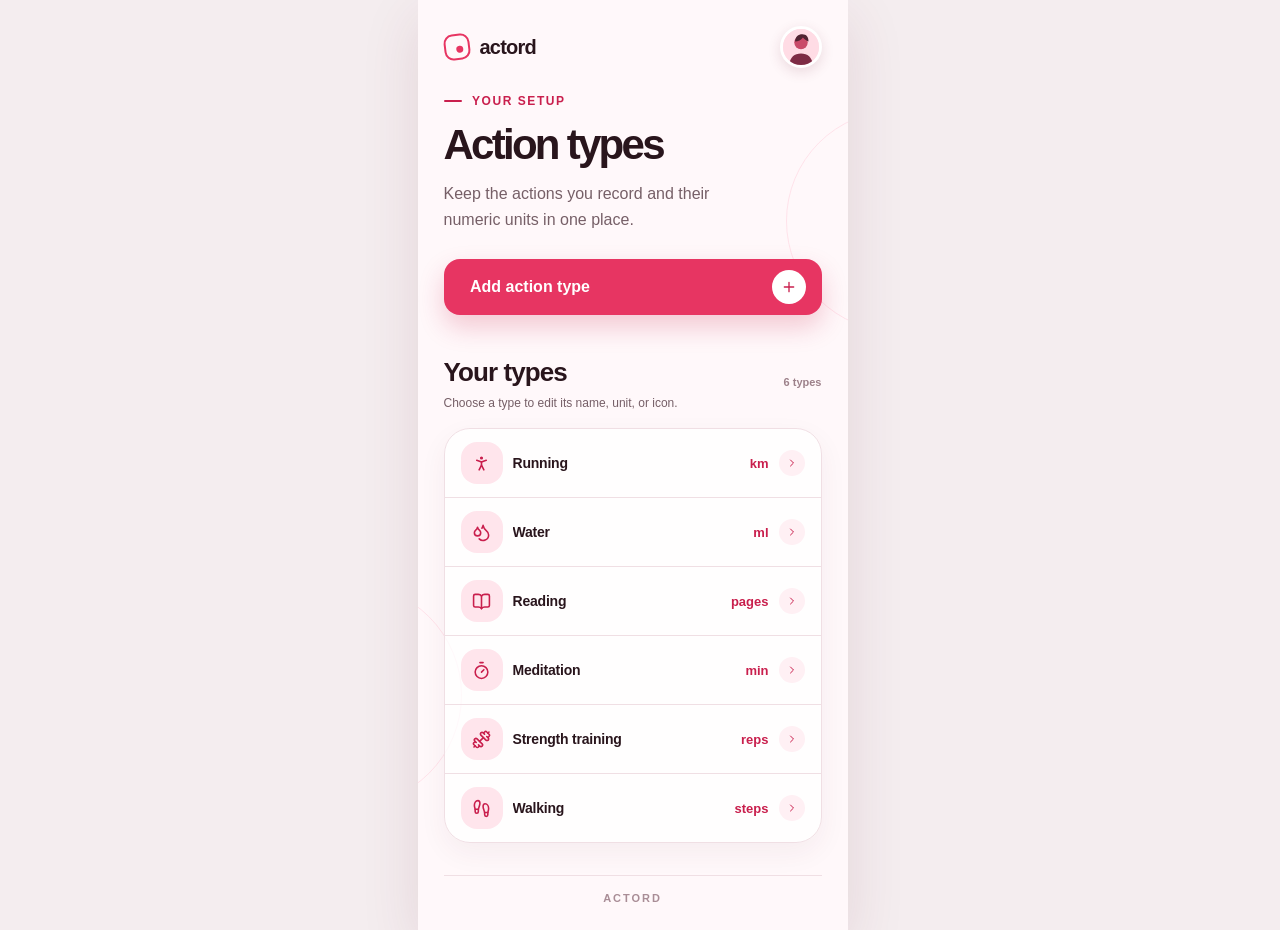
<file: docs/design/html/action-types-list.html>
<!doctype html>
<html lang="en">
  <head>
    <meta charset="utf-8" />
    <meta name="viewport" content="width=device-width, initial-scale=1" />
    <meta name="theme-color" content="#fffafa" />
    <title>Action types — actord</title>
    <style>
      :root {
        color-scheme: light;
        --app-width: 430px;
        --client-gutter: 26px;
        --top-row-height: 42px;
        --space-2xs: 4px;
        --space-xs: 6px;
        --space-sm: 10px;
        --space-md: 16px;
        --space-lg: 26px;
        --space-xl: 42px;
        --font-caption: 10px;
        --font-small: 12px;
        --font-body: 16px;
        --font-title: 26px;
        --font-display: 42px;
        --ink: #29151c;
        --muted: #765f67;
        --accent: #e73562;
        --accent-dark: #c91f4d;
        --accent-soft: #ffe5ec;
        --rose-50: #fff8fa;
        --rose-100: #fff0f4;
        --rose-200: #ffd4df;
        --line: #f0dfe4;
        --white: #ffffff;
        --shadow: 0 18px 55px rgba(118, 39, 63, 0.12);
      }

      * {
        box-sizing: border-box;
      }

      html {
        min-width: 320px;
        background: #f4edef;
        scrollbar-gutter: stable;
      }

      body {
        min-height: 100vh;
        min-height: 100dvh;
        margin: 0;
        color: var(--ink);
        background: #f4edef;
        font-family:
          Inter, ui-sans-serif, -apple-system, BlinkMacSystemFont, "Segoe UI",
          sans-serif;
        -webkit-font-smoothing: antialiased;
      }

      button,
      a {
        font: inherit;
      }

      .app-shell {
        position: relative;
        display: flex;
        width: 100%;
        max-width: var(--app-width);
        min-height: 100vh;
        min-height: 100dvh;
        margin: 0 auto;
        overflow: hidden;
        flex-direction: column;
        background: var(--rose-50);
        box-shadow: var(--shadow);
        isolation: isolate;
      }

      .app-shell::before,
      .app-shell::after {
        position: absolute;
        z-index: -1;
        width: 220px;
        height: 220px;
        border: 1px solid var(--rose-200);
        border-radius: 50%;
        content: "";
        opacity: 0.6;
      }

      .app-shell::before {
        top: 110px;
        right: -160px;
      }

      .app-shell::after {
        bottom: 124px;
        left: -178px;
      }

      .site-header {
        display: flex;
        min-height: var(--top-row-height);
        align-items: center;
        justify-content: space-between;
      }

      .wordmark {
        display: inline-flex;
        align-items: center;
        gap: var(--space-sm);
        color: var(--ink);
        font-size: 20px;
        font-weight: 800;
        letter-spacing: -0.04em;
        text-decoration: none;
      }

      .wordmark-mark {
        position: relative;
        width: var(--space-lg);
        height: var(--space-lg);
        border: 2px solid var(--accent);
        border-radius: 9px;
        transform: rotate(-7deg);
      }

      .wordmark-mark::after {
        position: absolute;
        right: 5px;
        bottom: 5px;
        width: 7px;
        height: 7px;
        border-radius: 50%;
        background: var(--accent);
        content: "";
      }

      .profile-button {
        display: grid;
        width: 42px;
        height: 42px;
        padding: 0;
        overflow: hidden;
        border: 3px solid var(--white);
        border-radius: 50%;
        background: var(--accent-soft);
        box-shadow: 0 4px 13px rgba(111, 36, 60, 0.14);
        cursor: pointer;
        place-items: center;
        transition:
          box-shadow 180ms ease,
          transform 180ms ease;
      }

      .profile-button:hover {
        box-shadow: 0 7px 18px rgba(111, 36, 60, 0.2);
        transform: translateY(-1px);
      }

      .profile-button:focus-visible {
        outline: 3px solid rgba(231, 53, 98, 0.2);
        outline-offset: 3px;
      }

      .profile-image {
        width: 100%;
        height: 100%;
      }

      main {
        flex: 1;
        padding: var(--space-lg) var(--client-gutter) var(--space-md);
      }

      .page-heading {
        margin-top: var(--space-lg);
        animation: enter 500ms cubic-bezier(0.2, 0.75, 0.25, 1) both;
      }

      .eyebrow {
        display: flex;
        align-items: center;
        gap: var(--space-sm);
        margin: 0 0 var(--space-md);
        color: var(--accent-dark);
        font-size: var(--font-small);
        font-weight: 800;
        letter-spacing: 0.13em;
        text-transform: uppercase;
      }

      .eyebrow::before {
        width: 18px;
        height: 2px;
        border-radius: 2px;
        background: currentColor;
        content: "";
      }

      h1 {
        max-width: 350px;
        margin: 0;
        font-size: var(--font-display);
        font-weight: 800;
        letter-spacing: -0.065em;
        line-height: 0.98;
      }

      .lead {
        max-width: 325px;
        margin: var(--space-md) 0 0;
        color: var(--muted);
        font-size: var(--font-body);
        line-height: 1.625;
      }

      .add-button {
        display: flex;
        width: 100%;
        min-height: 56px;
        align-items: center;
        justify-content: space-between;
        gap: var(--space-sm);
        margin-top: var(--space-lg);
        padding: 0 var(--space-md) 0 var(--space-lg);
        border-radius: var(--space-md);
        color: var(--white);
        background: var(--accent);
        box-shadow: 0 12px 26px rgba(199, 30, 75, 0.22);
        font-size: var(--font-body);
        font-weight: 800;
        text-decoration: none;
        animation: enter 580ms 70ms cubic-bezier(0.2, 0.75, 0.25, 1) both;
        transition:
          background-color 180ms ease,
          box-shadow 180ms ease,
          transform 180ms ease;
      }

      .add-button:hover {
        background: var(--accent-dark);
        box-shadow: 0 16px 30px rgba(199, 30, 75, 0.28);
        transform: translateY(-1px);
      }

      .add-button:active {
        transform: translateY(1px);
      }

      .add-button:focus-visible {
        outline: 3px solid rgba(231, 53, 98, 0.2);
        outline-offset: 3px;
      }

      .add-icon {
        display: grid;
        width: 34px;
        height: 34px;
        flex: 0 0 auto;
        border-radius: 50%;
        color: var(--accent-dark);
        background: var(--white);
        place-items: center;
      }

      .add-icon svg {
        width: 16px;
        height: 16px;
      }

      .section-heading {
        display: flex;
        align-items: end;
        justify-content: space-between;
        margin: var(--space-xl) 0 var(--space-xs);
      }

      .section-heading h2 {
        margin: 0;
        font-size: var(--font-title);
        letter-spacing: -0.035em;
      }

      .type-count {
        color: #9d818a;
        font-size: 11px;
        font-weight: 700;
      }

      .helper {
        margin: 0 0 var(--space-md);
        color: var(--muted);
        font-size: var(--font-small);
        line-height: 1.5;
      }

      .type-list {
        overflow: hidden;
        margin: 0;
        padding: 0;
        border: 1px solid var(--line);
        border-radius: var(--space-lg);
        background: rgba(255, 255, 255, 0.76);
        box-shadow: 0 10px 28px rgba(93, 40, 57, 0.055);
        list-style: none;
        animation: enter 600ms 130ms cubic-bezier(0.2, 0.75, 0.25, 1) both;
      }

      .type-item + .type-item {
        border-top: 1px solid var(--line);
      }

      .type-link {
        display: flex;
        min-height: 68px;
        align-items: center;
        gap: var(--space-sm);
        padding: var(--space-sm) var(--space-md);
        color: inherit;
        text-decoration: none;
        transition: background-color 160ms ease;
      }

      .type-link:hover {
        background: var(--rose-100);
      }

      .type-link:focus-visible {
        position: relative;
        z-index: 1;
        outline: 3px solid rgba(231, 53, 98, 0.18);
        outline-offset: -3px;
      }

      .type-icon {
        display: grid;
        width: var(--space-xl);
        height: var(--space-xl);
        flex: 0 0 auto;
        border-radius: var(--space-md);
        color: var(--accent-dark);
        background: var(--accent-soft);
        place-items: center;
      }

      .type-icon svg {
        width: 19px;
        height: 19px;
      }

      .type-copy {
        display: grid;
        min-width: 0;
        flex: 1;
      }

      .type-name {
        overflow: hidden;
        font-size: 14px;
        font-weight: 800;
        letter-spacing: -0.015em;
        text-overflow: ellipsis;
        white-space: nowrap;
      }

      .unit-value {
        flex: 0 0 auto;
        color: var(--accent-dark);
        font-size: 13px;
        font-weight: 800;
        white-space: nowrap;
      }

      .edit-icon {
        display: grid;
        width: 26px;
        height: 26px;
        flex: 0 0 auto;
        border-radius: 50%;
        color: var(--accent-dark);
        background: var(--rose-100);
        place-items: center;
        transition: transform 160ms ease;
      }

      .type-link:hover .edit-icon {
        transform: translateX(2px);
      }

      .edit-icon svg {
        width: 12px;
        height: 12px;
      }

      .site-footer {
        margin: var(--space-md) var(--client-gutter) 0;
        padding: var(--space-md) 0 var(--space-lg);
        border-top: 1px solid var(--line);
        color: #a98d96;
        font-size: 11px;
        font-weight: 800;
        letter-spacing: 0.18em;
        text-align: center;
        text-transform: uppercase;
      }

      @keyframes enter {
        from {
          opacity: 0;
          transform: translateY(10px);
        }
        to {
          opacity: 1;
          transform: translateY(0);
        }
      }

      @media (max-height: 720px) {
        main {
          padding-top: var(--space-md);
        }

        .page-heading {
          margin-top: var(--space-md);
        }

        .add-button {
          margin-top: var(--space-md);
        }

        .section-heading {
          margin-top: var(--space-lg);
        }
      }

      @media (prefers-reduced-motion: reduce) {
        *,
        *::before,
        *::after {
          scroll-behavior: auto !important;
          animation-duration: 0.01ms !important;
          animation-iteration-count: 1 !important;
          transition-duration: 0.01ms !important;
        }
      }
    </style>
  </head>
  <body>
    <div class="app-shell">
      <main>
        <header class="site-header">
          <a class="wordmark" href="#" aria-label="actord home">
            <span class="wordmark-mark" aria-hidden="true"></span>
            <span>actord</span>
          </a>

          <button class="profile-button" type="button" aria-label="Open Alex's profile">
            <svg class="profile-image" viewBox="0 0 48 48" role="img" aria-label="Alex's profile image">
              <rect width="48" height="48" fill="#ffdce5" />
              <circle cx="24" cy="18" r="9" fill="#c94a69" />
              <path d="M8 48c1.4-10.1 7.1-15.2 16-15.2S38.6 37.9 40 48" fill="#7d2c45" />
              <path d="M16 16.8c.7-6.5 4.1-9.7 9.8-9.7 5.4 0 8.4 3.7 8.2 9.4-2.9-1.1-5.6-3.2-7.4-5.3-2.5 3.3-6 5.2-10.6 5.6Z" fill="#512432" />
            </svg>
          </button>
        </header>

        <section class="page-heading" aria-labelledby="page-title">
          <p class="eyebrow">Your setup</p>
          <h1 id="page-title">Action types</h1>
          <p class="lead">
            Keep the actions you record and their numeric units in one place.
          </p>
        </section>

        <a class="add-button" href="#">
          <span>Add action type</span>
          <span class="add-icon" aria-hidden="true">
            <svg viewBox="0 0 24 24" fill="none" stroke="currentColor" stroke-width="2" stroke-linecap="round">
              <path d="M12 5v14M5 12h14" />
            </svg>
          </span>
        </a>

        <section aria-labelledby="types-title">
          <div class="section-heading">
            <h2 id="types-title">Your types</h2>
            <span class="type-count" data-type-count>0 types</span>
          </div>
          <p class="helper">Choose a type to edit its name, unit, or icon.</p>

          <ul class="type-list" data-action-types>
            <li class="type-item">
              <a class="type-link" href="#">
                <span class="type-icon" aria-hidden="true">
                  <svg viewBox="0 0 24 24" fill="none" stroke="currentColor" stroke-width="2" stroke-linecap="round" stroke-linejoin="round">
                    <circle cx="12" cy="5" r="1" /><path d="m9 20 3-6 3 6" /><path d="m6 8 6 2 6-2" /><path d="M12 10v4" />
                  </svg>
                </span>
                <span class="type-copy"><span class="type-name">Running</span></span>
                <span class="unit-value">km</span>
                <span class="edit-icon" aria-hidden="true"><svg viewBox="0 0 24 24" fill="none" stroke="currentColor" stroke-width="2" stroke-linecap="round" stroke-linejoin="round"><path d="m9 6 6 6-6 6" /></svg></span>
              </a>
            </li>
            <li class="type-item">
              <a class="type-link" href="#">
                <span class="type-icon" aria-hidden="true"><svg viewBox="0 0 24 24" fill="none" stroke="currentColor" stroke-width="2" stroke-linecap="round" stroke-linejoin="round"><path d="M7 16.3c2.2 0 4-1.83 4-4.05 0-1.16-.57-2.26-1.71-3.19S7.29 6.75 7 5.3c-.29 1.45-1.14 2.84-2.29 3.76S3 11.1 3 12.25c0 2.22 1.8 4.05 4 4.05z" /><path d="M12.56 6.6A10.97 10.97 0 0 0 14 3.02c.5 2.5 2 4.9 4 6.5s3 3.5 3 5.5a6.98 6.98 0 0 1-11.91 4.97" /></svg></span>
                <span class="type-copy"><span class="type-name">Water</span></span>
                <span class="unit-value">ml</span>
                <span class="edit-icon" aria-hidden="true"><svg viewBox="0 0 24 24" fill="none" stroke="currentColor" stroke-width="2" stroke-linecap="round" stroke-linejoin="round"><path d="m9 6 6 6-6 6" /></svg></span>
              </a>
            </li>
            <li class="type-item">
              <a class="type-link" href="#">
                <span class="type-icon" aria-hidden="true"><svg viewBox="0 0 24 24" fill="none" stroke="currentColor" stroke-width="2" stroke-linecap="round" stroke-linejoin="round"><path d="M12 5v16" /><path d="M20.001 19A2 2 0 0 0 22 17V5a2 2 0 0 0-1.999-2L16 3.002A5 5 0 0 0 12 5a5 5 0 0 0-4-2H4a2 2 0 0 0-2 2v12a2 2 0 0 0 1.999 2H8a5 5 0 0 1 4 2 5 5 0 0 1 4-2z" /></svg></span>
                <span class="type-copy"><span class="type-name">Reading</span></span>
                <span class="unit-value">pages</span>
                <span class="edit-icon" aria-hidden="true"><svg viewBox="0 0 24 24" fill="none" stroke="currentColor" stroke-width="2" stroke-linecap="round" stroke-linejoin="round"><path d="m9 6 6 6-6 6" /></svg></span>
              </a>
            </li>
            <li class="type-item">
              <a class="type-link" href="#">
                <span class="type-icon" aria-hidden="true"><svg viewBox="0 0 24 24" fill="none" stroke="currentColor" stroke-width="2" stroke-linecap="round" stroke-linejoin="round"><line x1="10" x2="14" y1="2" y2="2" /><line x1="12" x2="15" y1="14" y2="11" /><circle cx="12" cy="14" r="8" /></svg></span>
                <span class="type-copy"><span class="type-name">Meditation</span></span>
                <span class="unit-value">min</span>
                <span class="edit-icon" aria-hidden="true"><svg viewBox="0 0 24 24" fill="none" stroke="currentColor" stroke-width="2" stroke-linecap="round" stroke-linejoin="round"><path d="m9 6 6 6-6 6" /></svg></span>
              </a>
            </li>
            <li class="type-item">
              <a class="type-link" href="#">
                <span class="type-icon" aria-hidden="true"><svg viewBox="0 0 24 24" fill="none" stroke="currentColor" stroke-width="2" stroke-linecap="round" stroke-linejoin="round"><path d="M17.596 12.768a2 2 0 1 0 2.829-2.829l-1.768-1.767a2 2 0 0 0 2.828-2.829l-2.828-2.828a2 2 0 0 0-2.829 2.828l-1.767-1.768a2 2 0 1 0-2.829 2.829z" /><path d="m2.5 21.5 1.4-1.4" /><path d="m20.1 3.9 1.4-1.4" /><path d="M5.343 21.485a2 2 0 1 0 2.829-2.828l1.767 1.768a2 2 0 1 0 2.829-2.829l-6.364-6.364a2 2 0 1 0-2.829 2.829l1.768 1.767a2 2 0 0 0-2.828 2.829z" /><path d="m9.6 14.4 4.8-4.8" /></svg></span>
                <span class="type-copy"><span class="type-name">Strength training</span></span>
                <span class="unit-value">reps</span>
                <span class="edit-icon" aria-hidden="true"><svg viewBox="0 0 24 24" fill="none" stroke="currentColor" stroke-width="2" stroke-linecap="round" stroke-linejoin="round"><path d="m9 6 6 6-6 6" /></svg></span>
              </a>
            </li>
            <li class="type-item">
              <a class="type-link" href="#">
                <span class="type-icon" aria-hidden="true"><svg viewBox="0 0 24 24" fill="none" stroke="currentColor" stroke-width="2" stroke-linecap="round" stroke-linejoin="round"><path d="M4 16v-2.38C4 11.5 2.97 10.5 3 8c.03-2.72 1.49-6 4.5-6C9.37 2 10 3.8 10 5.5c0 3.11-2 5.66-2 8.68V16a2 2 0 1 1-4 0Z" /><path d="M20 20v-2.38c0-2.12 1.03-3.12 1-5.62-.03-2.72-1.49-6-4.5-6C14.63 6 14 7.8 14 9.5c0 3.11 2 5.66 2 8.68V20a2 2 0 1 0 4 0Z" /><path d="M16 17h4" /><path d="M4 13h4" /></svg></span>
                <span class="type-copy"><span class="type-name">Walking</span></span>
                <span class="unit-value">steps</span>
                <span class="edit-icon" aria-hidden="true"><svg viewBox="0 0 24 24" fill="none" stroke="currentColor" stroke-width="2" stroke-linecap="round" stroke-linejoin="round"><path d="m9 6 6 6-6 6" /></svg></span>
              </a>
            </li>
          </ul>
        </section>
      </main>

      <footer class="site-footer">actord</footer>
    </div>

    <script>
      const actionTypes = Array.from(
        document.querySelectorAll("[data-action-types] > .type-item"),
      );
      const typeTotal = actionTypes.length;

      document.querySelector("[data-type-count]").textContent =
        `${typeTotal} ${typeTotal === 1 ? "type" : "types"}`;
    </script>
  </body>
</html>
</file>
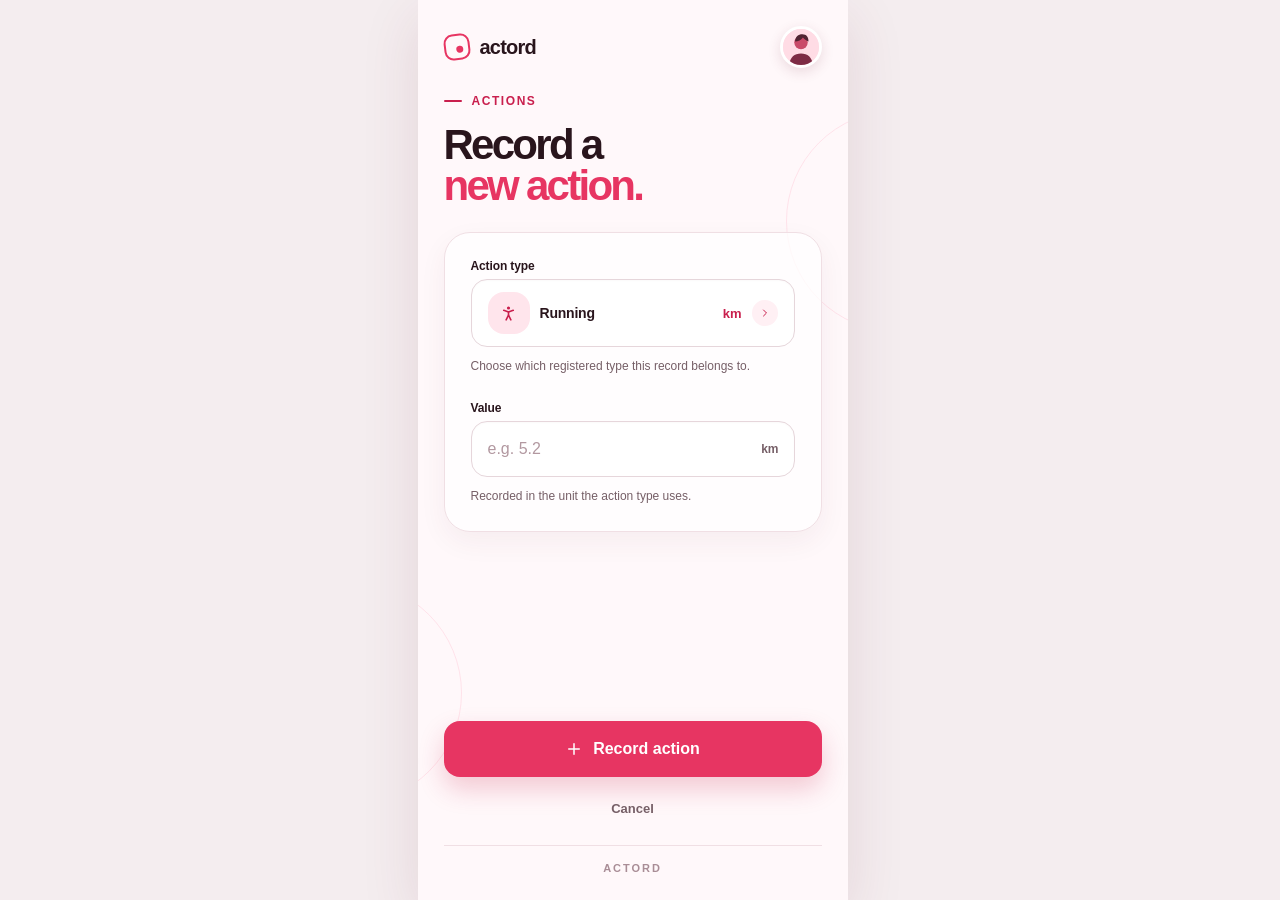
<file: docs/design/html/actions-create.html>
<!doctype html>
<html lang="en">
  <head>
    <meta charset="utf-8" />
    <meta name="viewport" content="width=device-width, initial-scale=1" />
    <meta name="theme-color" content="#fffafa" />
    <title>Add action — actord</title>
    <style>
      :root {
        color-scheme: light;
        --app-width: 430px;
        --client-gutter: 26px;
        --top-row-height: 42px;
        --space-2xs: 4px;
        --space-xs: 6px;
        --space-sm: 10px;
        --space-md: 16px;
        --space-lg: 26px;
        --space-xl: 42px;
        --font-caption: 10px;
        --font-small: 12px;
        --font-body: 16px;
        --font-title: 26px;
        --font-display: 42px;
        --ink: #29151c;
        --muted: #765f67;
        --accent: #e73562;
        --accent-dark: #c91f4d;
        --accent-soft: #ffe5ec;
        --rose-50: #fff8fa;
        --rose-100: #fff0f4;
        --rose-200: #ffd4df;
        --line: #f0dfe4;
        --white: #ffffff;
        --shadow: 0 18px 55px rgba(118, 39, 63, 0.12);
      }

      * {
        box-sizing: border-box;
      }

      html {
        min-width: 320px;
        background: #f4edef;
        scrollbar-gutter: stable;
      }

      body {
        min-height: 100vh;
        min-height: 100dvh;
        margin: 0;
        color: var(--ink);
        background: #f4edef;
        font-family:
          Inter, ui-sans-serif, -apple-system, BlinkMacSystemFont, "Segoe UI",
          sans-serif;
        -webkit-font-smoothing: antialiased;
      }

      button,
      input,
      a {
        font: inherit;
      }

      .app-shell {
        position: relative;
        display: flex;
        width: 100%;
        max-width: var(--app-width);
        min-height: 100vh;
        min-height: 100dvh;
        margin: 0 auto;
        overflow: hidden;
        flex-direction: column;
        background: var(--rose-50);
        box-shadow: var(--shadow);
        isolation: isolate;
      }

      .app-shell::before,
      .app-shell::after {
        position: absolute;
        z-index: -1;
        border: 1px solid var(--rose-200);
        border-radius: 50%;
        content: "";
        opacity: 0.6;
      }

      .app-shell::before {
        top: 110px;
        right: -160px;
        width: 220px;
        height: 220px;
      }

      .app-shell::after {
        bottom: 96px;
        left: -178px;
        width: 220px;
        height: 220px;
      }

      main {
        display: flex;
        flex: 1;
        flex-direction: column;
        padding: var(--space-lg) var(--client-gutter) var(--space-md);
      }

      .site-header {
        display: flex;
        min-height: var(--top-row-height);
        align-items: center;
        justify-content: space-between;
      }

      .wordmark {
        display: inline-flex;
        align-items: center;
        gap: var(--space-sm);
        color: var(--ink);
        font-size: 20px;
        font-weight: 800;
        letter-spacing: -0.04em;
        text-decoration: none;
      }

      .wordmark-mark {
        position: relative;
        width: var(--space-lg);
        height: var(--space-lg);
        border: 2px solid var(--accent);
        border-radius: 9px;
        transform: rotate(-7deg);
      }

      .wordmark-mark::after {
        position: absolute;
        right: 5px;
        bottom: 5px;
        width: 7px;
        height: 7px;
        border-radius: 50%;
        background: var(--accent);
        content: "";
      }

      .profile-button {
        display: grid;
        width: 42px;
        height: 42px;
        padding: 0;
        overflow: hidden;
        border: 3px solid var(--white);
        border-radius: 50%;
        background: var(--accent-soft);
        box-shadow: 0 4px 13px rgba(111, 36, 60, 0.14);
        cursor: pointer;
        place-items: center;
        transition:
          box-shadow 180ms ease,
          transform 180ms ease;
      }

      .profile-button:hover {
        box-shadow: 0 7px 18px rgba(111, 36, 60, 0.2);
        transform: translateY(-1px);
      }

      .profile-button:focus-visible {
        outline: 3px solid rgba(231, 53, 98, 0.2);
        outline-offset: 3px;
      }

      .profile-image {
        width: 100%;
        height: 100%;
      }

      .page-heading {
        margin-top: var(--space-lg);
        animation: enter 500ms cubic-bezier(0.2, 0.75, 0.25, 1) both;
      }

      .eyebrow {
        display: flex;
        align-items: center;
        gap: var(--space-sm);
        margin: 0 0 var(--space-md);
        color: var(--accent-dark);
        font-size: var(--font-small);
        font-weight: 800;
        letter-spacing: 0.13em;
        text-transform: uppercase;
      }

      .eyebrow::before {
        width: 18px;
        height: 2px;
        border-radius: 2px;
        background: currentColor;
        content: "";
      }

      h1 {
        max-width: 350px;
        margin: 0;
        font-size: var(--font-display);
        font-weight: 800;
        letter-spacing: -0.065em;
        line-height: 0.98;
      }

      h1 em {
        color: var(--accent);
        font-style: normal;
      }

      .create-form {
        display: flex;
        flex: 1;
        flex-direction: column;
        margin-top: var(--space-lg);
        animation: enter 580ms 70ms cubic-bezier(0.2, 0.75, 0.25, 1) both;
      }

      .form-card {
        display: grid;
        gap: var(--space-lg);
        padding: var(--space-lg);
        border: 1px solid var(--line);
        border-radius: var(--space-lg);
        background: rgba(255, 255, 255, 0.76);
        box-shadow: 0 10px 28px rgba(93, 40, 57, 0.055);
      }

      .field {
        display: grid;
        gap: var(--space-xs);
      }

      .field-label {
        font-size: var(--font-small);
        font-weight: 800;
        letter-spacing: -0.01em;
      }

      .text-input {
        width: 100%;
        min-height: 56px;
        padding: 0 var(--space-md);
        border: 1px solid #e6d6db;
        border-radius: var(--space-md);
        color: var(--ink);
        background: var(--white);
        box-shadow: inset 0 1px 2px rgba(93, 40, 57, 0.025);
        font-size: var(--font-body);
        transition:
          border-color 180ms ease,
          box-shadow 180ms ease;
      }

      .text-input::placeholder {
        color: #b298a0;
        opacity: 1;
      }

      .text-input:hover {
        border-color: #d5aab6;
      }

      .text-input:focus {
        border-color: var(--accent);
        outline: 3px solid rgba(231, 53, 98, 0.18);
        outline-offset: 2px;
        box-shadow: 0 5px 14px rgba(93, 40, 57, 0.06);
      }

      .field-help {
        margin: var(--space-2xs) 0 0;
        color: var(--muted);
        font-size: var(--font-small);
        line-height: 1.5;
      }

      .value-input-wrap {
        position: relative;
      }

      .value-input {
        padding-right: 68px;
      }

      .value-unit {
        position: absolute;
        top: 50%;
        right: var(--space-md);
        color: var(--muted);
        font-size: var(--font-small);
        font-weight: 800;
        transform: translateY(-50%);
      }

      .type-select {
        display: flex;
        width: 100%;
        min-height: 68px;
        align-items: center;
        gap: var(--space-sm);
        padding: var(--space-sm) var(--space-md);
        border: 1px solid #e6d6db;
        border-radius: var(--space-md);
        color: inherit;
        background: var(--white);
        box-shadow: inset 0 1px 2px rgba(93, 40, 57, 0.025);
        text-align: left;
        cursor: pointer;
        transition:
          border-color 180ms ease,
          box-shadow 180ms ease,
          transform 180ms ease;
      }

      .type-select:hover {
        border-color: #d5aab6;
        box-shadow: 0 5px 14px rgba(93, 40, 57, 0.06);
        transform: translateY(-1px);
      }

      .type-select:focus-visible {
        outline: 3px solid rgba(231, 53, 98, 0.2);
        outline-offset: 3px;
      }

      .type-select-icon {
        display: grid;
        width: var(--space-xl);
        height: var(--space-xl);
        flex: 0 0 auto;
        border-radius: var(--space-md);
        color: var(--accent-dark);
        background: var(--accent-soft);
        place-items: center;
      }

      .type-select-icon svg,
      .result-icon svg {
        width: 19px;
        height: 19px;
      }

      .type-select-copy {
        display: grid;
        min-width: 0;
        flex: 1;
      }

      .type-select-name {
        overflow: hidden;
        font-size: 14px;
        font-weight: 800;
        letter-spacing: -0.015em;
        text-overflow: ellipsis;
        white-space: nowrap;
      }

      .type-select-unit {
        flex: 0 0 auto;
        color: var(--accent-dark);
        font-size: 13px;
        font-weight: 800;
        white-space: nowrap;
      }

      .type-select-chevron {
        display: grid;
        width: 26px;
        height: 26px;
        flex: 0 0 auto;
        border-radius: 50%;
        color: var(--accent-dark);
        background: var(--rose-100);
        place-items: center;
      }

      .type-select-chevron svg {
        width: 12px;
        height: 12px;
      }

      .sr-only {
        position: absolute;
        width: 1px;
        height: 1px;
        padding: 0;
        overflow: hidden;
        clip: rect(0, 0, 0, 0);
        white-space: nowrap;
        border: 0;
      }

      .type-dialog {
        width: calc(100% - (2 * var(--client-gutter)));
        max-width: calc(var(--app-width) - (2 * var(--client-gutter)));
        max-height: calc(100dvh - (2 * var(--space-md)));
        margin: auto;
        padding: var(--space-lg);
        overflow: hidden;
        border: 1px solid rgba(255, 255, 255, 0.72);
        border-radius: var(--space-lg);
        color: var(--ink);
        background: var(--white);
        box-shadow: 0 26px 70px rgba(41, 21, 28, 0.28);
      }

      .type-dialog[open] {
        animation: enter 260ms cubic-bezier(0.2, 0.75, 0.25, 1) both;
      }

      .type-dialog::backdrop {
        background: rgba(41, 21, 28, 0.46);
        backdrop-filter: blur(var(--space-2xs));
        -webkit-backdrop-filter: blur(var(--space-2xs));
      }

      .type-dialog-header {
        display: flex;
        align-items: start;
        justify-content: space-between;
        gap: var(--space-md);
      }

      .type-dialog-label {
        margin: 0 0 var(--space-xs);
        color: var(--accent-dark);
        font-size: var(--font-caption);
        font-weight: 800;
        letter-spacing: 0.14em;
        text-transform: uppercase;
      }

      .type-dialog h2 {
        margin: 0;
        font-size: var(--font-title);
        font-weight: 800;
        letter-spacing: -0.045em;
        line-height: 1.08;
      }

      .type-dialog-close {
        display: grid;
        width: var(--space-xl);
        height: var(--space-xl);
        flex: 0 0 auto;
        padding: 0;
        border: 1px solid var(--line);
        border-radius: 50%;
        color: var(--muted);
        background: var(--rose-50);
        cursor: pointer;
        place-items: center;
      }

      .type-dialog-close:hover {
        color: var(--ink);
        background: var(--rose-100);
      }

      .type-dialog-close:focus-visible,
      .type-search:focus-visible {
        outline: 3px solid rgba(231, 53, 98, 0.2);
        outline-offset: 3px;
      }

      .type-dialog-close svg {
        width: 16px;
        height: 16px;
      }

      .search-field {
        display: grid;
        gap: var(--space-xs);
        margin-top: var(--space-lg);
      }

      .type-search {
        width: 100%;
        min-height: 56px;
        padding: 0 var(--space-md);
        border: 1px solid #e6d6db;
        border-radius: var(--space-md);
        color: var(--ink);
        background: var(--rose-50);
        font-size: var(--font-body);
      }

      .type-search::placeholder {
        color: #b298a0;
        opacity: 1;
      }

      .results-meta {
        margin: var(--space-md) 0 var(--space-xs);
        color: var(--muted);
        font-size: var(--font-small);
        font-weight: 700;
      }

      .type-results {
        display: grid;
        max-height: 42dvh;
        overflow-y: auto;
        gap: var(--space-xs);
        padding: var(--space-2xs);
        overscroll-behavior: contain;
      }

      .type-result {
        position: relative;
        display: block;
        cursor: pointer;
      }

      .type-result input {
        position: absolute;
        width: 1px;
        height: 1px;
        overflow: hidden;
        opacity: 0;
      }

      .type-result-surface {
        display: flex;
        min-height: 56px;
        align-items: center;
        gap: var(--space-sm);
        padding: var(--space-xs) var(--space-sm);
        border: 1px solid transparent;
        border-radius: var(--space-md);
        background: var(--white);
        transition:
          border-color 160ms ease,
          background-color 160ms ease;
      }

      .type-result:hover .type-result-surface {
        background: var(--rose-50);
      }

      .type-result input:checked + .type-result-surface {
        border-color: var(--rose-200);
        background: var(--rose-100);
      }

      .type-result input:focus-visible + .type-result-surface {
        outline: 3px solid rgba(231, 53, 98, 0.2);
        outline-offset: -1px;
      }

      .result-icon {
        display: grid;
        width: var(--space-xl);
        height: var(--space-xl);
        flex: 0 0 auto;
        border-radius: var(--space-md);
        color: var(--accent-dark);
        background: var(--accent-soft);
        place-items: center;
      }

      .result-copy {
        display: grid;
        min-width: 0;
        flex: 1;
      }

      .result-name {
        overflow: hidden;
        font-size: 14px;
        font-weight: 800;
        text-overflow: ellipsis;
        white-space: nowrap;
      }

      .result-unit {
        flex: 0 0 auto;
        color: var(--accent-dark);
        font-size: 12px;
        font-weight: 800;
        white-space: nowrap;
      }

      .result-check {
        display: grid;
        width: 26px;
        height: 26px;
        margin-left: var(--space-xs);
        border-radius: 50%;
        color: var(--white);
        background: var(--accent);
        opacity: 0;
        place-items: center;
      }

      .type-result input:checked + .type-result-surface .result-check {
        opacity: 1;
      }

      .result-check svg {
        width: 12px;
        height: 12px;
      }

      .empty-results {
        margin: var(--space-md) 0;
        color: var(--muted);
        font-size: var(--font-small);
        line-height: 1.5;
        text-align: center;
      }

      .empty-results[hidden],
      .type-result[hidden] {
        display: none;
      }

      @media (max-height: 720px) {
        .type-dialog {
          padding: var(--space-md);
        }

        .search-field {
          margin-top: var(--space-md);
        }
      }

      .form-actions {
        display: grid;
        gap: var(--space-sm);
        margin-top: auto;
        padding-top: var(--space-xl);
      }

      .primary-button {
        display: flex;
        width: 100%;
        min-height: 56px;
        align-items: center;
        justify-content: center;
        gap: var(--space-sm);
        padding: 0 var(--space-md);
        border: 0;
        border-radius: var(--space-md);
        color: var(--white);
        background: var(--accent);
        box-shadow: 0 12px 26px rgba(199, 30, 75, 0.22);
        font-size: var(--font-body);
        font-weight: 800;
        cursor: pointer;
        transition:
          background-color 180ms ease,
          box-shadow 180ms ease,
          transform 180ms ease;
      }

      .primary-button:hover {
        background: var(--accent-dark);
        box-shadow: 0 16px 30px rgba(199, 30, 75, 0.28);
        transform: translateY(-1px);
      }

      .primary-button:active {
        transform: translateY(1px);
      }

      .primary-button:focus-visible,
      .cancel-link:focus-visible {
        outline: 3px solid rgba(231, 53, 98, 0.2);
        outline-offset: 3px;
      }

      .primary-button svg {
        width: 18px;
        height: 18px;
      }

      .cancel-link {
        display: flex;
        min-height: 42px;
        align-items: center;
        justify-content: center;
        border-radius: var(--space-sm);
        color: var(--muted);
        font-size: 13px;
        font-weight: 750;
        text-decoration: none;
        transition:
          color 160ms ease,
          background-color 160ms ease;
      }

      .cancel-link:hover {
        color: var(--accent-dark);
        background: var(--rose-100);
      }

      .site-footer {
        margin: 0 var(--client-gutter);
        padding: var(--space-md) 0 var(--space-lg);
        border-top: 1px solid var(--line);
        color: #a98d96;
        font-size: 11px;
        font-weight: 800;
        letter-spacing: 0.18em;
        text-align: center;
        text-transform: uppercase;
      }

      @keyframes enter {
        from {
          opacity: 0;
          transform: translateY(10px);
        }
        to {
          opacity: 1;
          transform: translateY(0);
        }
      }

      @media (max-height: 720px) {
        main {
          padding-top: var(--space-md);
        }

        .page-heading,
        .create-form {
          margin-top: var(--space-md);
        }

        .form-card {
          gap: var(--space-md);
          padding: var(--space-md);
        }

        .form-actions {
          padding-top: var(--space-lg);
        }
      }

      @media (prefers-reduced-motion: reduce) {
        *,
        *::before,
        *::after {
          scroll-behavior: auto !important;
          animation-duration: 0.01ms !important;
          animation-iteration-count: 1 !important;
          transition-duration: 0.01ms !important;
        }
      }
    </style>
  </head>
  <body>
    <div class="app-shell">
      <main>
        <header class="site-header">
          <a class="wordmark" href="#" aria-label="actord home">
            <span class="wordmark-mark" aria-hidden="true"></span>
            <span>actord</span>
          </a>

          <button class="profile-button" type="button" aria-label="Open Alex's profile">
            <svg class="profile-image" viewBox="0 0 48 48" role="img" aria-label="Alex's profile image">
              <rect width="48" height="48" fill="#ffdce5" />
              <circle cx="24" cy="18" r="9" fill="#c94a69" />
              <path d="M8 48c1.4-10.1 7.1-15.2 16-15.2S38.6 37.9 40 48" fill="#7d2c45" />
              <path d="M16 16.8c.7-6.5 4.1-9.7 9.8-9.7 5.4 0 8.4 3.7 8.2 9.4-2.9-1.1-5.6-3.2-7.4-5.3-2.5 3.3-6 5.2-10.6 5.6Z" fill="#512432" />
            </svg>
          </button>
        </header>

        <section class="page-heading" aria-labelledby="page-title">
          <p class="eyebrow">Actions</p>
          <h1 id="page-title">Record a<br /><em>new action.</em></h1>
        </section>

        <form class="create-form" action="#" method="post">
          <div class="form-card">
            <div class="field">
              <span class="field-label" id="type-field-label">Action type</span>
              <input type="hidden" name="type-id" value="running" data-type-value />
              <button
                class="type-select"
                id="type-select-trigger"
                type="button"
                aria-haspopup="dialog"
                aria-controls="type-picker-dialog"
                aria-describedby="type-help"
                aria-expanded="false"
                aria-labelledby="type-field-label selected-type-name"
              >
                <span class="type-select-icon" data-selected-type-icon aria-hidden="true">
                  <svg viewBox="0 0 24 24" fill="none" stroke="currentColor" stroke-width="2" stroke-linecap="round" stroke-linejoin="round"><circle cx="12" cy="5" r="1" /><path d="m9 20 3-6 3 6" /><path d="m6 8 6 2 6-2" /><path d="M12 10v4" /></svg>
                </span>
                <span class="type-select-copy">
                  <span class="type-select-name" id="selected-type-name" data-selected-type-name>Running</span>
                </span>
                <span class="type-select-unit" data-selected-type-unit>km</span>
                <span class="type-select-chevron" aria-hidden="true"><svg viewBox="0 0 24 24" fill="none" stroke="currentColor" stroke-width="2" stroke-linecap="round" stroke-linejoin="round"><path d="m9 6 6 6-6 6" /></svg></span>
              </button>
              <p class="field-help" id="type-help">
                Choose which registered type this record belongs to.
              </p>
            </div>

            <div class="field">
              <label class="field-label" for="value">Value</label>
              <div class="value-input-wrap">
                <input
                  class="text-input value-input"
                  id="value"
                  name="value"
                  type="number"
                  inputmode="decimal"
                  step="any"
                  placeholder="e.g. 5.2"
                  autocomplete="off"
                  aria-describedby="value-help"
                  required
                />
                <span class="value-unit" aria-hidden="true" data-value-unit>km</span>
              </div>
              <p class="field-help" id="value-help">
                Recorded in the unit the action type uses.
              </p>
            </div>
          </div>

          <div class="form-actions">
            <button class="primary-button" type="submit">
              <svg viewBox="0 0 24 24" fill="none" stroke="currentColor" stroke-width="2" stroke-linecap="round" aria-hidden="true">
                <path d="M12 5v14M5 12h14" />
              </svg>
              <span>Record action</span>
            </button>
            <a class="cancel-link" href="actions-list.html">Cancel</a>
          </div>
        </form>
      </main>

      <footer class="site-footer">actord</footer>
    </div>
    <dialog class="type-dialog" id="type-picker-dialog" aria-modal="true" aria-labelledby="type-picker-title">
      <div class="type-dialog-header">
        <div>
          <p class="type-dialog-label">Action type</p>
          <h2 id="type-picker-title">Choose a type</h2>
        </div>
        <button class="type-dialog-close" type="button" aria-label="Close type picker" data-dialog-close>
          <svg viewBox="0 0 24 24" fill="none" stroke="currentColor" stroke-width="2" stroke-linecap="round" aria-hidden="true"><path d="M6 6l12 12M18 6 6 18" /></svg>
        </button>
      </div>

      <label class="search-field">
        <span class="field-label">Search types</span>
        <input class="type-search" type="search" placeholder="e.g. running" autocomplete="off" data-type-search autofocus />
      </label>

      <p class="results-meta" aria-live="polite" data-results-meta>6 types</p>
      <div class="type-results" role="radiogroup" aria-label="Your action types">
        <label class="type-result" data-type-option data-label="Running" data-unit="km">
          <input type="radio" name="picker-type" value="running" checked />
          <span class="type-result-surface">
            <span class="result-icon" data-picker-icon><svg viewBox="0 0 24 24" fill="none" stroke="currentColor" stroke-width="2" stroke-linecap="round" stroke-linejoin="round" aria-hidden="true"><circle cx="12" cy="5" r="1" /><path d="m9 20 3-6 3 6" /><path d="m6 8 6 2 6-2" /><path d="M12 10v4" /></svg></span>
            <span class="result-copy"><span class="result-name">Running</span></span>
            <span class="result-unit">km</span>
            <span class="result-check" aria-hidden="true"><svg viewBox="0 0 24 24" fill="none" stroke="currentColor" stroke-width="2.2" stroke-linecap="round" stroke-linejoin="round"><path d="m6 12 4 4 8-9" /></svg></span>
          </span>
        </label>
        <label class="type-result" data-type-option data-label="Water" data-unit="ml">
          <input type="radio" name="picker-type" value="water" />
          <span class="type-result-surface">
            <span class="result-icon" data-picker-icon><svg viewBox="0 0 24 24" fill="none" stroke="currentColor" stroke-width="2" stroke-linecap="round" stroke-linejoin="round" aria-hidden="true"><path d="M7 16.3c2.2 0 4-1.83 4-4.05 0-1.16-.57-2.26-1.71-3.19S7.29 6.75 7 5.3c-.29 1.45-1.14 2.84-2.29 3.76S3 11.1 3 12.25c0 2.22 1.8 4.05 4 4.05z" /><path d="M12.56 6.6A10.97 10.97 0 0 0 14 3.02c.5 2.5 2 4.9 4 6.5s3 3.5 3 5.5a6.98 6.98 0 0 1-11.91 4.97" /></svg></span>
            <span class="result-copy"><span class="result-name">Water</span></span>
            <span class="result-unit">ml</span>
            <span class="result-check" aria-hidden="true"><svg viewBox="0 0 24 24" fill="none" stroke="currentColor" stroke-width="2.2" stroke-linecap="round" stroke-linejoin="round"><path d="m6 12 4 4 8-9" /></svg></span>
          </span>
        </label>
        <label class="type-result" data-type-option data-label="Reading" data-unit="pages">
          <input type="radio" name="picker-type" value="reading" />
          <span class="type-result-surface">
            <span class="result-icon" data-picker-icon><svg viewBox="0 0 24 24" fill="none" stroke="currentColor" stroke-width="2" stroke-linecap="round" stroke-linejoin="round" aria-hidden="true"><path d="M12 5v16" /><path d="M20.001 19A2 2 0 0 0 22 17V5a2 2 0 0 0-1.999-2L16 3.002A5 5 0 0 0 12 5a5 5 0 0 0-4-2H4a2 2 0 0 0-2 2v12a2 2 0 0 0 1.999 2H8a5 5 0 0 1 4 2 5 5 0 0 1 4-2z" /></svg></span>
            <span class="result-copy"><span class="result-name">Reading</span></span>
            <span class="result-unit">pages</span>
            <span class="result-check" aria-hidden="true"><svg viewBox="0 0 24 24" fill="none" stroke="currentColor" stroke-width="2.2" stroke-linecap="round" stroke-linejoin="round"><path d="m6 12 4 4 8-9" /></svg></span>
          </span>
        </label>
        <label class="type-result" data-type-option data-label="Meditation" data-unit="min">
          <input type="radio" name="picker-type" value="meditation" />
          <span class="type-result-surface">
            <span class="result-icon" data-picker-icon><svg viewBox="0 0 24 24" fill="none" stroke="currentColor" stroke-width="2" stroke-linecap="round" stroke-linejoin="round" aria-hidden="true"><line x1="10" x2="14" y1="2" y2="2" /><line x1="12" x2="15" y1="14" y2="11" /><circle cx="12" cy="14" r="8" /></svg></span>
            <span class="result-copy"><span class="result-name">Meditation</span></span>
            <span class="result-unit">min</span>
            <span class="result-check" aria-hidden="true"><svg viewBox="0 0 24 24" fill="none" stroke="currentColor" stroke-width="2.2" stroke-linecap="round" stroke-linejoin="round"><path d="m6 12 4 4 8-9" /></svg></span>
          </span>
        </label>
        <label class="type-result" data-type-option data-label="Strength training" data-unit="reps">
          <input type="radio" name="picker-type" value="strength-training" />
          <span class="type-result-surface">
            <span class="result-icon" data-picker-icon><svg viewBox="0 0 24 24" fill="none" stroke="currentColor" stroke-width="2" stroke-linecap="round" stroke-linejoin="round" aria-hidden="true"><path d="M17.596 12.768a2 2 0 1 0 2.829-2.829l-1.768-1.767a2 2 0 0 0 2.828-2.829l-2.828-2.828a2 2 0 0 0-2.829 2.828l-1.767-1.768a2 2 0 1 0-2.829 2.829z" /><path d="m2.5 21.5 1.4-1.4" /><path d="m20.1 3.9 1.4-1.4" /><path d="M5.343 21.485a2 2 0 1 0 2.829-2.828l1.767 1.768a2 2 0 1 0 2.829-2.829l-6.364-6.364a2 2 0 1 0-2.829 2.829l1.768 1.767a2 2 0 0 0-2.828 2.829z" /><path d="m9.6 14.4 4.8-4.8" /></svg></span>
            <span class="result-copy"><span class="result-name">Strength training</span></span>
            <span class="result-unit">reps</span>
            <span class="result-check" aria-hidden="true"><svg viewBox="0 0 24 24" fill="none" stroke="currentColor" stroke-width="2.2" stroke-linecap="round" stroke-linejoin="round"><path d="m6 12 4 4 8-9" /></svg></span>
          </span>
        </label>
        <label class="type-result" data-type-option data-label="Walking" data-unit="steps">
          <input type="radio" name="picker-type" value="walking" />
          <span class="type-result-surface">
            <span class="result-icon" data-picker-icon><svg viewBox="0 0 24 24" fill="none" stroke="currentColor" stroke-width="2" stroke-linecap="round" stroke-linejoin="round" aria-hidden="true"><path d="M4 16v-2.38C4 11.5 2.97 10.5 3 8c.03-2.72 1.49-6 4.5-6C9.37 2 10 3.8 10 5.5c0 3.11-2 5.66-2 8.68V16a2 2 0 1 1-4 0Z" /><path d="M20 20v-2.38c0-2.12 1.03-3.12 1-5.62-.03-2.72-1.49-6-4.5-6C14.63 6 14 7.8 14 9.5c0 3.11 2 5.66 2 8.68V20a2 2 0 1 0 4 0Z" /><path d="M16 17h4" /><path d="M4 13h4" /></svg></span>
            <span class="result-copy"><span class="result-name">Walking</span></span>
            <span class="result-unit">steps</span>
            <span class="result-check" aria-hidden="true"><svg viewBox="0 0 24 24" fill="none" stroke="currentColor" stroke-width="2.2" stroke-linecap="round" stroke-linejoin="round"><path d="m6 12 4 4 8-9" /></svg></span>
          </span>
        </label>
      </div>

      <p class="empty-results" data-empty-results hidden>No action types match your search.</p>
    </dialog>

    <script>
      const typeTrigger = document.querySelector("#type-select-trigger");
      const typeDialog = document.querySelector("#type-picker-dialog");
      const typeSearch = typeDialog.querySelector("[data-type-search]");
      const typeOptions = Array.from(
        typeDialog.querySelectorAll("[data-type-option]"),
      );
      const typeValue = document.querySelector("[data-type-value]");
      const selectedTypeIcon = document.querySelector("[data-selected-type-icon]");
      const selectedTypeName = document.querySelector("[data-selected-type-name]");
      const selectedTypeUnit = document.querySelector("[data-selected-type-unit]");
      const valueUnit = document.querySelector("[data-value-unit]");
      const resultsMeta = typeDialog.querySelector("[data-results-meta]");
      const emptyResults = typeDialog.querySelector("[data-empty-results]");

      // A row's click, not the group's change — a native radiogroup fires
      // change as arrow-key focus moves between options with no click
      // involved, and applying on change would end browsing on the first
      // arrow press (DR-0035).
      const applyChoice = (option) => {
        const choice = option.querySelector('input[name="picker-type"]');
        const icon = option.querySelector("[data-picker-icon] svg");

        typeValue.value = choice.value;
        selectedTypeName.textContent = option.dataset.label;
        selectedTypeUnit.textContent = option.dataset.unit;
        valueUnit.textContent = option.dataset.unit;
        selectedTypeIcon.replaceChildren(icon.cloneNode(true));
        typeDialog.close();
      };

      typeOptions.forEach((option) => {
        option
          .querySelector('input[name="picker-type"]')
          .addEventListener("click", () => applyChoice(option));
      });

      const filterTypes = () => {
        const query = typeSearch.value.trim().toLocaleLowerCase();
        let visibleCount = 0;

        typeOptions.forEach((option) => {
          const matches = option.dataset.label
            .toLocaleLowerCase()
            .includes(query);
          option.hidden = !matches;
          visibleCount += Number(matches);
        });

        resultsMeta.textContent =
          `${visibleCount} ${visibleCount === 1 ? "type" : "types"}`;
        emptyResults.hidden = visibleCount !== 0;
      };

      typeTrigger.addEventListener("click", () => {
        const currentChoice = typeDialog.querySelector(
          `input[value="${typeValue.value}"]`,
        );
        if (currentChoice) currentChoice.checked = true;

        typeSearch.value = "";
        filterTypes();
        typeTrigger.setAttribute("aria-expanded", "true");
        typeDialog.showModal();
        typeSearch.focus();
      });

      typeSearch.addEventListener("input", filterTypes);

      typeDialog
        .querySelector("[data-dialog-close]")
        .addEventListener("click", () => typeDialog.close());

      typeDialog.addEventListener("close", () => {
        typeTrigger.setAttribute("aria-expanded", "false");
        typeTrigger.focus();
      });
    </script>
  </body>
</html>
</file>
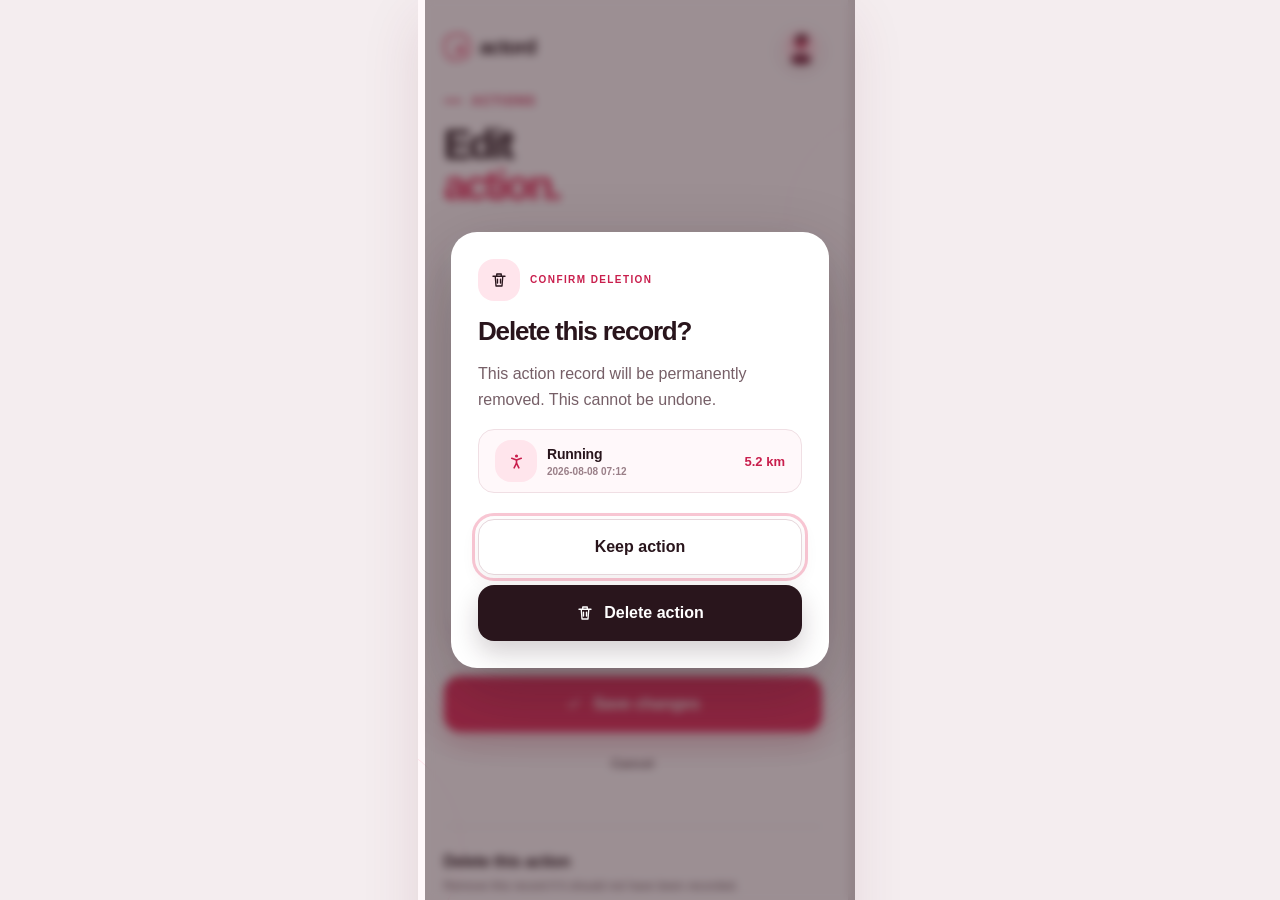
<file: docs/design/html/actions-delete-confirm.html>
<!doctype html>
<html lang="en">
  <head>
    <meta charset="utf-8" />
    <meta name="viewport" content="width=device-width, initial-scale=1" />
    <meta name="theme-color" content="#fffafa" />
    <title>Confirm action deletion — actord</title>
    <style>
      :root {
        color-scheme: light;
        --app-width: 430px;
        --client-gutter: 26px;
        --space-2xs: 4px;
        --space-xs: 6px;
        --space-sm: 10px;
        --space-md: 16px;
        --space-lg: 26px;
        --space-xl: 42px;
        --font-caption: 10px;
        --font-small: 12px;
        --font-body: 16px;
        --font-title: 26px;
        --ink: #29151c;
        --muted: #765f67;
        --accent: #e73562;
        --accent-dark: #c91f4d;
        --accent-soft: #ffe5ec;
        --rose-50: #fff8fa;
        --rose-100: #fff0f4;
        --rose-200: #ffd4df;
        --line: #f0dfe4;
        --white: #ffffff;
      }

      * {
        box-sizing: border-box;
      }

      html {
        min-width: 320px;
        min-height: 100%;
        background: #f4edef;
      }

      body {
        min-height: 100vh;
        min-height: 100dvh;
        margin: 0;
        color: var(--ink);
        background: #f4edef;
        font-family:
          Inter, ui-sans-serif, -apple-system, BlinkMacSystemFont, "Segoe UI",
          sans-serif;
        -webkit-font-smoothing: antialiased;
      }

      button {
        font: inherit;
      }

      .page-preview {
        position: fixed;
        inset: 0;
        display: block;
        width: 100%;
        height: 100%;
        border: 0;
      }

      .dialog-layer {
        position: fixed;
        inset: 0;
        z-index: 10;
        display: grid;
        width: 100%;
        max-width: var(--app-width);
        min-height: 100vh;
        min-height: 100dvh;
        margin: 0 auto;
        overflow-y: auto;
        padding: var(--space-lg) var(--client-gutter);
        background: rgba(41, 21, 28, 0.46);
        backdrop-filter: blur(var(--space-2xs));
        place-items: center;
        -webkit-backdrop-filter: blur(var(--space-2xs));
        animation: veil-in 180ms ease both;
      }

      .confirm-dialog {
        position: relative;
        inset: auto;
        display: block;
        width: 100%;
        max-width: calc(var(--app-width) - (2 * var(--client-gutter)));
        margin: 0;
        padding: var(--space-lg);
        border: 1px solid rgba(255, 255, 255, 0.72);
        border-radius: var(--space-lg);
        color: var(--ink);
        background: var(--white);
        box-shadow: 0 26px 70px rgba(41, 21, 28, 0.28);
        animation: dialog-in 260ms cubic-bezier(0.2, 0.75, 0.25, 1) both;
      }

      .dialog-label {
        display: flex;
        align-items: center;
        gap: var(--space-sm);
        margin: 0 0 var(--space-md);
        color: var(--accent-dark);
        font-size: var(--font-caption);
        font-weight: 800;
        letter-spacing: 0.14em;
        text-transform: uppercase;
      }

      .dialog-icon {
        display: grid;
        width: var(--space-xl);
        height: var(--space-xl);
        flex: 0 0 auto;
        border-radius: var(--space-md);
        color: var(--ink);
        background: var(--accent-soft);
        place-items: center;
      }

      .dialog-icon svg {
        width: 18px;
        height: 18px;
      }

      .confirm-dialog h1 {
        margin: 0;
        font-size: var(--font-title);
        font-weight: 800;
        letter-spacing: -0.045em;
        line-height: 1.08;
      }

      .dialog-copy {
        margin: var(--space-md) 0 0;
        color: var(--muted);
        font-size: var(--font-body);
        line-height: 1.625;
      }

      .record-summary {
        display: flex;
        min-height: 56px;
        align-items: center;
        gap: var(--space-sm);
        margin-top: var(--space-md);
        padding: var(--space-sm) var(--space-md);
        border: 1px solid var(--line);
        border-radius: var(--space-md);
        background: var(--rose-50);
      }

      .record-icon {
        display: grid;
        width: var(--space-xl);
        height: var(--space-xl);
        flex: 0 0 auto;
        border-radius: var(--space-md);
        color: var(--accent-dark);
        background: var(--accent-soft);
        place-items: center;
      }

      .record-icon svg {
        width: 19px;
        height: 19px;
      }

      .record-copy {
        display: grid;
        min-width: 0;
        flex: 1;
        gap: var(--space-2xs);
      }

      .record-name {
        overflow: hidden;
        font-size: 14px;
        font-weight: 800;
        letter-spacing: -0.015em;
        text-overflow: ellipsis;
        white-space: nowrap;
      }

      .record-time {
        color: #9a7f88;
        font-size: var(--font-caption);
        font-weight: 600;
      }

      .record-value {
        flex: 0 0 auto;
        color: var(--accent-dark);
        font-size: 13px;
        font-weight: 800;
        white-space: nowrap;
      }

      .dialog-actions {
        display: grid;
        gap: var(--space-sm);
        margin-top: var(--space-lg);
      }

      .dialog-button {
        display: flex;
        width: 100%;
        min-height: 56px;
        align-items: center;
        justify-content: center;
        gap: var(--space-sm);
        padding: 0 var(--space-md);
        border-radius: var(--space-md);
        font-size: var(--font-body);
        font-weight: 800;
        cursor: pointer;
        transition:
          background-color 180ms ease,
          border-color 180ms ease,
          box-shadow 180ms ease,
          transform 180ms ease;
      }

      .keep-button {
        border: 1px solid #e6d6db;
        color: var(--ink);
        background: var(--white);
        box-shadow: 0 7px 18px rgba(93, 40, 57, 0.07);
      }

      .keep-button:hover {
        border-color: #d5aab6;
        background: var(--rose-100);
        transform: translateY(-1px);
      }

      .delete-button {
        border: 0;
        color: var(--white);
        background: var(--ink);
        box-shadow: 0 12px 26px rgba(41, 21, 28, 0.2);
      }

      .delete-button:hover {
        box-shadow: 0 16px 30px rgba(41, 21, 28, 0.27);
        transform: translateY(-1px);
      }

      .dialog-button:active {
        transform: translateY(1px);
      }

      .dialog-button:focus-visible {
        outline: 3px solid rgba(231, 53, 98, 0.28);
        outline-offset: 3px;
      }

      .delete-button svg {
        width: 18px;
        height: 18px;
      }

      @keyframes veil-in {
        from {
          opacity: 0;
        }
        to {
          opacity: 1;
        }
      }

      @keyframes dialog-in {
        from {
          opacity: 0;
          transform: translateY(var(--space-sm)) scale(0.98);
        }
        to {
          opacity: 1;
          transform: translateY(0) scale(1);
        }
      }

      @media (max-height: 720px) {
        .dialog-layer {
          padding-top: var(--space-md);
          padding-bottom: var(--space-md);
        }

        .confirm-dialog {
          padding: var(--space-md);
        }

        .dialog-actions {
          margin-top: var(--space-md);
        }
      }

      @media (prefers-reduced-motion: reduce) {
        *,
        *::before,
        *::after {
          scroll-behavior: auto !important;
          animation-duration: 0.01ms !important;
          animation-iteration-count: 1 !important;
          transition-duration: 0.01ms !important;
        }
      }
    </style>
  </head>
  <body>
    <iframe
      class="page-preview"
      src="actions-edit.html"
      title="Edit action page"
      tabindex="-1"
      aria-hidden="true"
      inert
    ></iframe>

    <div class="dialog-layer">
      <dialog
        class="confirm-dialog"
        open
        role="alertdialog"
        aria-modal="true"
        aria-labelledby="confirm-title"
        aria-describedby="confirm-description"
      >
        <p class="dialog-label">
          <span class="dialog-icon" aria-hidden="true">
            <svg viewBox="0 0 24 24" fill="none" stroke="currentColor" stroke-width="1.8" stroke-linecap="round" stroke-linejoin="round">
              <path d="M4 7h16M9 7V4h6v3M7 7l1 13h8l1-13M10 11v5M14 11v5" />
            </svg>
          </span>
          <span>Confirm deletion</span>
        </p>

        <h1 id="confirm-title">Delete this record?</h1>
        <p class="dialog-copy" id="confirm-description">
          This action record will be permanently removed. This cannot be
          undone.
        </p>

        <div class="record-summary" aria-label="Action to delete">
          <span class="record-icon" aria-hidden="true">
            <svg viewBox="0 0 24 24" fill="none" stroke="currentColor" stroke-width="2" stroke-linecap="round" stroke-linejoin="round"><circle cx="12" cy="5" r="1" /><path d="m9 20 3-6 3 6" /><path d="m6 8 6 2 6-2" /><path d="M12 10v4" /></svg>
          </span>
          <span class="record-copy">
            <span class="record-name">Running</span>
            <span class="record-time">2026-08-08 07:12</span>
          </span>
          <span class="record-value">5.2 km</span>
        </div>

        <div class="dialog-actions">
          <button class="dialog-button keep-button" type="button" autofocus>
            Keep action
          </button>
          <button class="dialog-button delete-button" type="button">
            <svg viewBox="0 0 24 24" fill="none" stroke="currentColor" stroke-width="1.8" stroke-linecap="round" stroke-linejoin="round" aria-hidden="true">
              <path d="M4 7h16M9 7V4h6v3M7 7l1 13h8l1-13M10 11v5M14 11v5" />
            </svg>
            <span>Delete action</span>
          </button>
        </div>
      </dialog>
    </div>
  </body>
</html>
</file>
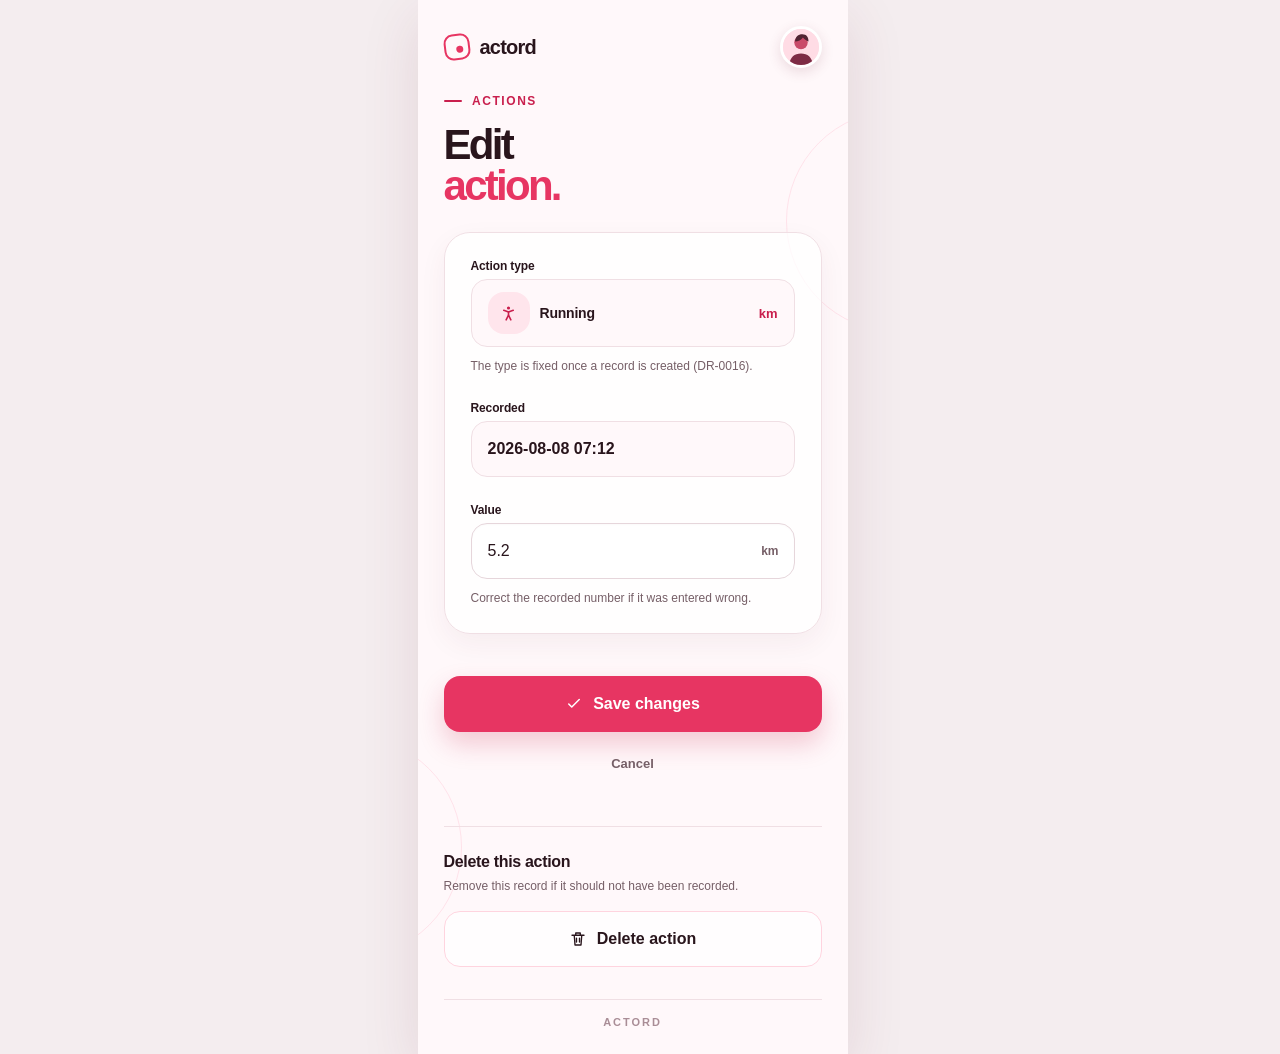
<file: docs/design/html/actions-edit.html>
<!doctype html>
<html lang="en">
  <head>
    <meta charset="utf-8" />
    <meta name="viewport" content="width=device-width, initial-scale=1" />
    <meta name="theme-color" content="#fffafa" />
    <title>Edit action — actord</title>
    <style>
      :root {
        color-scheme: light;
        --app-width: 430px;
        --client-gutter: 26px;
        --top-row-height: 42px;
        --space-2xs: 4px;
        --space-xs: 6px;
        --space-sm: 10px;
        --space-md: 16px;
        --space-lg: 26px;
        --space-xl: 42px;
        --font-caption: 10px;
        --font-small: 12px;
        --font-body: 16px;
        --font-title: 26px;
        --font-display: 42px;
        --ink: #29151c;
        --muted: #765f67;
        --accent: #e73562;
        --accent-dark: #c91f4d;
        --accent-soft: #ffe5ec;
        --rose-50: #fff8fa;
        --rose-100: #fff0f4;
        --rose-200: #ffd4df;
        --line: #f0dfe4;
        --white: #ffffff;
        --shadow: 0 18px 55px rgba(118, 39, 63, 0.12);
      }

      * {
        box-sizing: border-box;
      }

      html {
        min-width: 320px;
        background: #f4edef;
        scrollbar-gutter: stable;
      }

      body {
        min-height: 100vh;
        min-height: 100dvh;
        margin: 0;
        color: var(--ink);
        background: #f4edef;
        font-family:
          Inter, ui-sans-serif, -apple-system, BlinkMacSystemFont, "Segoe UI",
          sans-serif;
        -webkit-font-smoothing: antialiased;
      }

      button,
      input,
      a {
        font: inherit;
      }

      .app-shell {
        position: relative;
        display: flex;
        width: 100%;
        max-width: var(--app-width);
        min-height: 100vh;
        min-height: 100dvh;
        margin: 0 auto;
        overflow: hidden;
        flex-direction: column;
        background: var(--rose-50);
        box-shadow: var(--shadow);
        isolation: isolate;
      }

      .app-shell::before,
      .app-shell::after {
        position: absolute;
        z-index: -1;
        width: 220px;
        height: 220px;
        border: 1px solid var(--rose-200);
        border-radius: 50%;
        content: "";
        opacity: 0.6;
      }

      .app-shell::before {
        top: 110px;
        right: -160px;
      }

      .app-shell::after {
        bottom: 96px;
        left: -178px;
      }

      .site-header {
        display: flex;
        min-height: var(--top-row-height);
        align-items: center;
        justify-content: space-between;
      }

      .wordmark {
        display: inline-flex;
        align-items: center;
        gap: var(--space-sm);
        color: var(--ink);
        font-size: 20px;
        font-weight: 800;
        letter-spacing: -0.04em;
        text-decoration: none;
      }

      .wordmark-mark {
        position: relative;
        width: var(--space-lg);
        height: var(--space-lg);
        border: 2px solid var(--accent);
        border-radius: 9px;
        transform: rotate(-7deg);
      }

      .wordmark-mark::after {
        position: absolute;
        right: 5px;
        bottom: 5px;
        width: 7px;
        height: 7px;
        border-radius: 50%;
        background: var(--accent);
        content: "";
      }

      .profile-button {
        display: grid;
        width: 42px;
        height: 42px;
        padding: 0;
        overflow: hidden;
        border: 3px solid var(--white);
        border-radius: 50%;
        background: var(--accent-soft);
        box-shadow: 0 4px 13px rgba(111, 36, 60, 0.14);
        cursor: pointer;
        place-items: center;
        transition:
          box-shadow 180ms ease,
          transform 180ms ease;
      }

      .profile-button:hover {
        box-shadow: 0 7px 18px rgba(111, 36, 60, 0.2);
        transform: translateY(-1px);
      }

      .profile-button:focus-visible {
        outline: 3px solid rgba(231, 53, 98, 0.2);
        outline-offset: 3px;
      }

      .profile-image {
        width: 100%;
        height: 100%;
      }

      main {
        flex: 1;
        padding: var(--space-lg) var(--client-gutter) var(--space-md);
      }

      .page-heading {
        margin-top: var(--space-lg);
        animation: enter 500ms cubic-bezier(0.2, 0.75, 0.25, 1) both;
      }

      .eyebrow {
        display: flex;
        align-items: center;
        gap: var(--space-sm);
        margin: 0 0 var(--space-md);
        color: var(--accent-dark);
        font-size: var(--font-small);
        font-weight: 800;
        letter-spacing: 0.13em;
        text-transform: uppercase;
      }

      .eyebrow::before {
        width: 18px;
        height: 2px;
        border-radius: 2px;
        background: currentColor;
        content: "";
      }

      h1 {
        max-width: 350px;
        margin: 0;
        font-size: var(--font-display);
        font-weight: 800;
        letter-spacing: -0.065em;
        line-height: 0.98;
      }

      h1 em {
        color: var(--accent);
        font-style: normal;
      }

      .edit-form {
        margin-top: var(--space-lg);
        animation: enter 580ms 70ms cubic-bezier(0.2, 0.75, 0.25, 1) both;
      }

      .form-card {
        display: grid;
        gap: var(--space-lg);
        padding: var(--space-lg);
        border: 1px solid var(--line);
        border-radius: var(--space-lg);
        background: rgba(255, 255, 255, 0.76);
        box-shadow: 0 10px 28px rgba(93, 40, 57, 0.055);
      }

      .field {
        display: grid;
        gap: var(--space-xs);
      }

      .field-label {
        font-size: var(--font-small);
        font-weight: 800;
        letter-spacing: -0.01em;
      }

      .text-input {
        width: 100%;
        min-height: 56px;
        padding: 0 var(--space-md);
        border: 1px solid #e6d6db;
        border-radius: var(--space-md);
        color: var(--ink);
        background: var(--white);
        box-shadow: inset 0 1px 2px rgba(93, 40, 57, 0.025);
        font-size: var(--font-body);
        transition:
          border-color 180ms ease,
          box-shadow 180ms ease;
      }

      .text-input:hover {
        border-color: #d5aab6;
      }

      .text-input:focus {
        border-color: var(--accent);
        outline: 3px solid rgba(231, 53, 98, 0.18);
        outline-offset: 2px;
        box-shadow: 0 5px 14px rgba(93, 40, 57, 0.06);
      }

      .field-help {
        margin: var(--space-2xs) 0 0;
        color: var(--muted);
        font-size: var(--font-small);
        line-height: 1.5;
      }

      .value-input-wrap {
        position: relative;
      }

      .value-input {
        padding-right: 68px;
      }

      .value-unit {
        position: absolute;
        top: 50%;
        right: var(--space-md);
        color: var(--muted);
        font-size: var(--font-small);
        font-weight: 800;
        transform: translateY(-50%);
      }

      .type-readonly {
        display: flex;
        min-height: 68px;
        align-items: center;
        gap: var(--space-sm);
        padding: var(--space-sm) var(--space-md);
        border: 1px solid var(--line);
        border-radius: var(--space-md);
        background: var(--rose-50);
      }

      .type-readonly-icon {
        display: grid;
        width: var(--space-xl);
        height: var(--space-xl);
        flex: 0 0 auto;
        border-radius: var(--space-md);
        color: var(--accent-dark);
        background: var(--accent-soft);
        place-items: center;
      }

      .type-readonly-icon svg {
        width: 19px;
        height: 19px;
      }

      .type-readonly-copy {
        display: grid;
        min-width: 0;
        flex: 1;
      }

      .type-readonly-name {
        overflow: hidden;
        font-size: 14px;
        font-weight: 800;
        letter-spacing: -0.015em;
        text-overflow: ellipsis;
        white-space: nowrap;
      }

      .type-readonly-unit {
        flex: 0 0 auto;
        color: var(--accent-dark);
        font-size: 13px;
        font-weight: 800;
        white-space: nowrap;
      }

      .readonly-value {
        display: flex;
        min-height: 56px;
        align-items: center;
        margin: 0;
        padding: 0 var(--space-md);
        border: 1px solid var(--line);
        border-radius: var(--space-md);
        color: var(--ink);
        background: var(--rose-50);
        font-size: var(--font-body);
        font-weight: 700;
      }

      .form-actions {
        display: grid;
        gap: var(--space-sm);
        padding-top: var(--space-xl);
      }

      .primary-button {
        display: flex;
        width: 100%;
        min-height: 56px;
        align-items: center;
        justify-content: center;
        gap: var(--space-sm);
        padding: 0 var(--space-md);
        border: 0;
        border-radius: var(--space-md);
        color: var(--white);
        background: var(--accent);
        box-shadow: 0 12px 26px rgba(199, 30, 75, 0.22);
        font-size: var(--font-body);
        font-weight: 800;
        cursor: pointer;
        transition:
          background-color 180ms ease,
          box-shadow 180ms ease,
          transform 180ms ease;
      }

      .primary-button:hover {
        background: var(--accent-dark);
        box-shadow: 0 16px 30px rgba(199, 30, 75, 0.28);
        transform: translateY(-1px);
      }

      .primary-button:active {
        transform: translateY(1px);
      }

      .primary-button:focus-visible,
      .cancel-link:focus-visible,
      .delete-button:focus-visible {
        outline: 3px solid rgba(231, 53, 98, 0.2);
        outline-offset: 3px;
      }

      .primary-button svg,
      .delete-button svg {
        width: 18px;
        height: 18px;
      }

      .cancel-link {
        display: flex;
        min-height: 42px;
        align-items: center;
        justify-content: center;
        border-radius: var(--space-sm);
        color: var(--muted);
        font-size: 13px;
        font-weight: 750;
        text-decoration: none;
        transition:
          color 160ms ease,
          background-color 160ms ease;
      }

      .cancel-link:hover {
        color: var(--accent-dark);
        background: var(--rose-100);
      }

      .danger-zone {
        margin-top: var(--space-xl);
        padding-top: var(--space-lg);
        border-top: 1px solid var(--line);
        animation: enter 620ms 130ms cubic-bezier(0.2, 0.75, 0.25, 1) both;
      }

      .danger-zone h2 {
        margin: 0;
        font-size: var(--font-body);
        font-weight: 800;
        letter-spacing: -0.02em;
      }

      .danger-copy {
        margin: var(--space-xs) 0 var(--space-md);
        color: var(--muted);
        font-size: var(--font-small);
        line-height: 1.5;
      }

      .delete-button {
        display: flex;
        width: 100%;
        min-height: 56px;
        align-items: center;
        justify-content: center;
        gap: var(--space-sm);
        padding: 0 var(--space-md);
        border: 1px solid var(--rose-200);
        border-radius: var(--space-md);
        color: var(--ink);
        background: rgba(255, 255, 255, 0.7);
        font-size: var(--font-body);
        font-weight: 800;
        cursor: pointer;
        transition:
          border-color 180ms ease,
          background-color 180ms ease,
          box-shadow 180ms ease,
          transform 180ms ease;
      }

      .delete-button:hover {
        border-color: #d5aab6;
        background: var(--rose-100);
        box-shadow: 0 8px 20px rgba(93, 40, 57, 0.08);
        transform: translateY(-1px);
      }

      .delete-button:active {
        transform: translateY(1px);
      }

      .site-footer {
        margin: var(--space-md) var(--client-gutter) 0;
        padding: var(--space-md) 0 var(--space-lg);
        border-top: 1px solid var(--line);
        color: #a98d96;
        font-size: 11px;
        font-weight: 800;
        letter-spacing: 0.18em;
        text-align: center;
        text-transform: uppercase;
      }

      @keyframes enter {
        from {
          opacity: 0;
          transform: translateY(10px);
        }
        to {
          opacity: 1;
          transform: translateY(0);
        }
      }

      @media (max-height: 720px) {
        main {
          padding-top: var(--space-md);
        }

        .page-heading,
        .edit-form {
          margin-top: var(--space-md);
        }

        .form-card {
          gap: var(--space-md);
          padding: var(--space-md);
        }

        .form-actions,
        .danger-zone {
          padding-top: var(--space-lg);
        }

        .danger-zone {
          margin-top: var(--space-lg);
        }
      }

      @media (prefers-reduced-motion: reduce) {
        *,
        *::before,
        *::after {
          scroll-behavior: auto !important;
          animation-duration: 0.01ms !important;
          animation-iteration-count: 1 !important;
          transition-duration: 0.01ms !important;
        }
      }
    </style>
  </head>
  <body>
    <div class="app-shell">
      <main>
        <header class="site-header">
          <a class="wordmark" href="#" aria-label="actord home">
            <span class="wordmark-mark" aria-hidden="true"></span>
            <span>actord</span>
          </a>

          <button class="profile-button" type="button" aria-label="Open Alex's profile">
            <svg class="profile-image" viewBox="0 0 48 48" role="img" aria-label="Alex's profile image">
              <rect width="48" height="48" fill="#ffdce5" />
              <circle cx="24" cy="18" r="9" fill="#c94a69" />
              <path d="M8 48c1.4-10.1 7.1-15.2 16-15.2S38.6 37.9 40 48" fill="#7d2c45" />
              <path d="M16 16.8c.7-6.5 4.1-9.7 9.8-9.7 5.4 0 8.4 3.7 8.2 9.4-2.9-1.1-5.6-3.2-7.4-5.3-2.5 3.3-6 5.2-10.6 5.6Z" fill="#512432" />
            </svg>
          </button>
        </header>

        <section class="page-heading" aria-labelledby="page-title">
          <p class="eyebrow">Actions</p>
          <h1 id="page-title">Edit<br /><em>action.</em></h1>
        </section>

        <form class="edit-form" action="#" method="post">
          <div class="form-card">
            <div class="field">
              <span class="field-label" id="type-readonly-label">Action type</span>
              <div class="type-readonly" role="group" aria-labelledby="type-readonly-label">
                <span class="type-readonly-icon" aria-hidden="true">
                  <svg viewBox="0 0 24 24" fill="none" stroke="currentColor" stroke-width="2" stroke-linecap="round" stroke-linejoin="round"><circle cx="12" cy="5" r="1" /><path d="m9 20 3-6 3 6" /><path d="m6 8 6 2 6-2" /><path d="M12 10v4" /></svg>
                </span>
                <span class="type-readonly-copy"><span class="type-readonly-name">Running</span></span>
                <span class="type-readonly-unit">km</span>
              </div>
              <p class="field-help" id="type-readonly-help">
                The type is fixed once a record is created (DR-0016).
              </p>
            </div>

            <div class="field">
              <span class="field-label" id="recorded-at-label">Recorded</span>
              <p class="readonly-value" aria-labelledby="recorded-at-label">2026-08-08 07:12</p>
            </div>

            <div class="field">
              <label class="field-label" for="value">Value</label>
              <div class="value-input-wrap">
                <input
                  class="text-input value-input"
                  id="value"
                  name="value"
                  type="number"
                  inputmode="decimal"
                  step="any"
                  value="5.2"
                  autocomplete="off"
                  aria-describedby="value-help"
                  required
                />
                <span class="value-unit" aria-hidden="true">km</span>
              </div>
              <p class="field-help" id="value-help">
                Correct the recorded number if it was entered wrong.
              </p>
            </div>
          </div>

          <div class="form-actions">
            <button class="primary-button" type="submit">
              <svg viewBox="0 0 24 24" fill="none" stroke="currentColor" stroke-width="2" stroke-linecap="round" stroke-linejoin="round" aria-hidden="true">
                <path d="m5 12 4 4L19 6" />
              </svg>
              <span>Save changes</span>
            </button>
            <a class="cancel-link" href="actions-list.html">Cancel</a>
          </div>
        </form>

        <section class="danger-zone" aria-labelledby="delete-title">
          <h2 id="delete-title">Delete this action</h2>
          <p class="danger-copy">
            Remove this record if it should not have been recorded.
          </p>
          <button class="delete-button" type="button">
            <svg viewBox="0 0 24 24" fill="none" stroke="currentColor" stroke-width="1.8" stroke-linecap="round" stroke-linejoin="round" aria-hidden="true">
              <path d="M4 7h16M9 7V4h6v3M7 7l1 13h8l1-13M10 11v5M14 11v5" />
            </svg>
            <span>Delete action</span>
          </button>
        </section>
      </main>

      <footer class="site-footer">actord</footer>
    </div>
  </body>
</html>
</file>
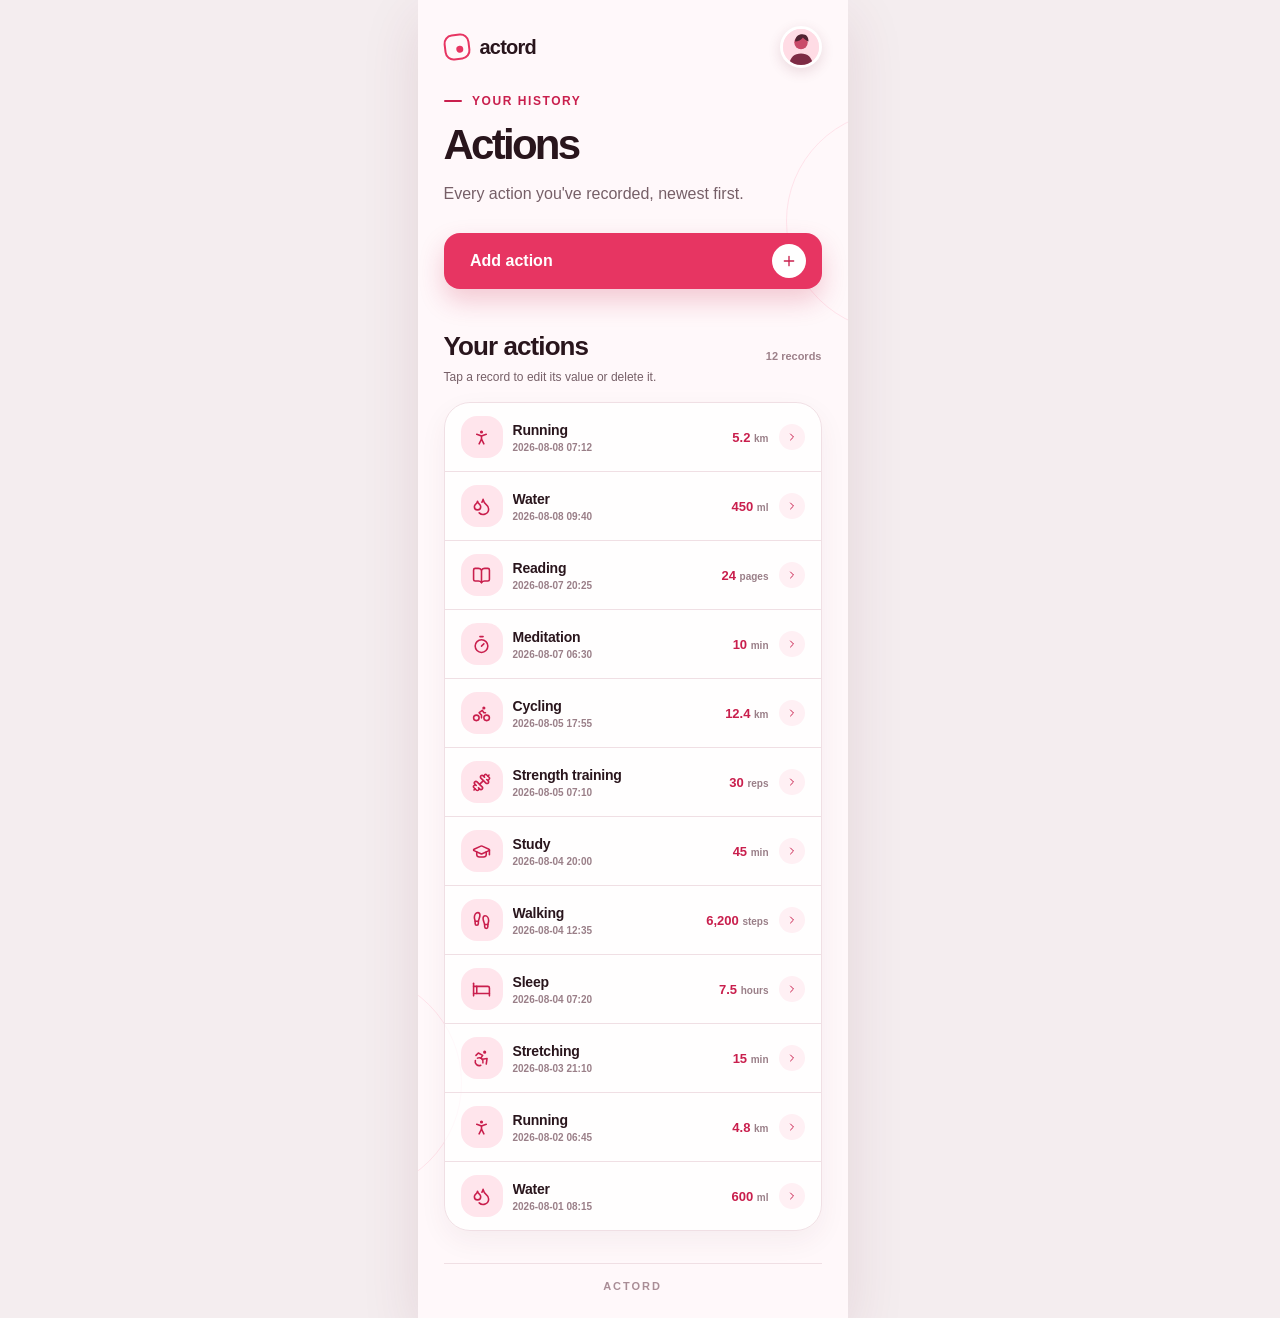
<file: docs/design/html/actions-list.html>
<!doctype html>
<html lang="en">
  <head>
    <meta charset="utf-8" />
    <meta name="viewport" content="width=device-width, initial-scale=1" />
    <meta name="theme-color" content="#fffafa" />
    <title>Actions — actord</title>
    <style>
      :root {
        color-scheme: light;
        --app-width: 430px;
        --client-gutter: 26px;
        --top-row-height: 42px;
        --space-2xs: 4px;
        --space-xs: 6px;
        --space-sm: 10px;
        --space-md: 16px;
        --space-lg: 26px;
        --space-xl: 42px;
        --font-caption: 10px;
        --font-small: 12px;
        --font-body: 16px;
        --font-title: 26px;
        --font-display: 42px;
        --ink: #29151c;
        --muted: #765f67;
        --accent: #e73562;
        --accent-dark: #c91f4d;
        --accent-soft: #ffe5ec;
        --rose-50: #fff8fa;
        --rose-100: #fff0f4;
        --rose-200: #ffd4df;
        --line: #f0dfe4;
        --white: #ffffff;
        --shadow: 0 18px 55px rgba(118, 39, 63, 0.12);
      }

      * {
        box-sizing: border-box;
      }

      html {
        min-width: 320px;
        background: #f4edef;
        scrollbar-gutter: stable;
      }

      body {
        min-height: 100vh;
        min-height: 100dvh;
        margin: 0;
        color: var(--ink);
        background: #f4edef;
        font-family:
          Inter, ui-sans-serif, -apple-system, BlinkMacSystemFont, "Segoe UI",
          sans-serif;
        -webkit-font-smoothing: antialiased;
      }

      button,
      a {
        font: inherit;
      }

      .app-shell {
        position: relative;
        display: flex;
        width: 100%;
        max-width: var(--app-width);
        min-height: 100vh;
        min-height: 100dvh;
        margin: 0 auto;
        overflow: hidden;
        flex-direction: column;
        background: var(--rose-50);
        box-shadow: var(--shadow);
        isolation: isolate;
      }

      .app-shell::before,
      .app-shell::after {
        position: absolute;
        z-index: -1;
        width: 220px;
        height: 220px;
        border: 1px solid var(--rose-200);
        border-radius: 50%;
        content: "";
        opacity: 0.6;
      }

      .app-shell::before {
        top: 110px;
        right: -160px;
      }

      .app-shell::after {
        bottom: 124px;
        left: -178px;
      }

      .site-header {
        display: flex;
        min-height: var(--top-row-height);
        align-items: center;
        justify-content: space-between;
      }

      .wordmark {
        display: inline-flex;
        align-items: center;
        gap: var(--space-sm);
        color: var(--ink);
        font-size: 20px;
        font-weight: 800;
        letter-spacing: -0.04em;
        text-decoration: none;
      }

      .wordmark-mark {
        position: relative;
        width: var(--space-lg);
        height: var(--space-lg);
        border: 2px solid var(--accent);
        border-radius: 9px;
        transform: rotate(-7deg);
      }

      .wordmark-mark::after {
        position: absolute;
        right: 5px;
        bottom: 5px;
        width: 7px;
        height: 7px;
        border-radius: 50%;
        background: var(--accent);
        content: "";
      }

      .profile-button {
        display: grid;
        width: 42px;
        height: 42px;
        padding: 0;
        overflow: hidden;
        border: 3px solid var(--white);
        border-radius: 50%;
        background: var(--accent-soft);
        box-shadow: 0 4px 13px rgba(111, 36, 60, 0.14);
        cursor: pointer;
        place-items: center;
        transition:
          box-shadow 180ms ease,
          transform 180ms ease;
      }

      .profile-button:hover {
        box-shadow: 0 7px 18px rgba(111, 36, 60, 0.2);
        transform: translateY(-1px);
      }

      .profile-button:focus-visible {
        outline: 3px solid rgba(231, 53, 98, 0.2);
        outline-offset: 3px;
      }

      .profile-image {
        width: 100%;
        height: 100%;
      }

      main {
        flex: 1;
        padding: var(--space-lg) var(--client-gutter) var(--space-md);
      }

      .page-heading {
        margin-top: var(--space-lg);
        animation: enter 500ms cubic-bezier(0.2, 0.75, 0.25, 1) both;
      }

      .eyebrow {
        display: flex;
        align-items: center;
        gap: var(--space-sm);
        margin: 0 0 var(--space-md);
        color: var(--accent-dark);
        font-size: var(--font-small);
        font-weight: 800;
        letter-spacing: 0.13em;
        text-transform: uppercase;
      }

      .eyebrow::before {
        width: 18px;
        height: 2px;
        border-radius: 2px;
        background: currentColor;
        content: "";
      }

      h1 {
        max-width: 350px;
        margin: 0;
        font-size: var(--font-display);
        font-weight: 800;
        letter-spacing: -0.065em;
        line-height: 0.98;
      }

      .lead {
        max-width: 325px;
        margin: var(--space-md) 0 0;
        color: var(--muted);
        font-size: var(--font-body);
        line-height: 1.625;
      }

      .add-button {
        display: flex;
        width: 100%;
        min-height: 56px;
        align-items: center;
        justify-content: space-between;
        gap: var(--space-sm);
        margin-top: var(--space-lg);
        padding: 0 var(--space-md) 0 var(--space-lg);
        border-radius: var(--space-md);
        color: var(--white);
        background: var(--accent);
        box-shadow: 0 12px 26px rgba(199, 30, 75, 0.22);
        font-size: var(--font-body);
        font-weight: 800;
        text-decoration: none;
        animation: enter 580ms 70ms cubic-bezier(0.2, 0.75, 0.25, 1) both;
        transition:
          background-color 180ms ease,
          box-shadow 180ms ease,
          transform 180ms ease;
      }

      .add-button:hover {
        background: var(--accent-dark);
        box-shadow: 0 16px 30px rgba(199, 30, 75, 0.28);
        transform: translateY(-1px);
      }

      .add-button:active {
        transform: translateY(1px);
      }

      .add-button:focus-visible {
        outline: 3px solid rgba(231, 53, 98, 0.2);
        outline-offset: 3px;
      }

      .add-icon {
        display: grid;
        width: 34px;
        height: 34px;
        flex: 0 0 auto;
        border-radius: 50%;
        color: var(--accent-dark);
        background: var(--white);
        place-items: center;
      }

      .add-icon svg {
        width: 16px;
        height: 16px;
      }

      .section-heading {
        display: flex;
        align-items: end;
        justify-content: space-between;
        margin: var(--space-xl) 0 var(--space-xs);
      }

      .section-heading h2 {
        margin: 0;
        font-size: var(--font-title);
        letter-spacing: -0.035em;
      }

      .record-count {
        color: #9d818a;
        font-size: 11px;
        font-weight: 700;
      }

      .helper {
        margin: 0 0 var(--space-md);
        color: var(--muted);
        font-size: var(--font-small);
        line-height: 1.5;
      }

      .record-list {
        overflow: hidden;
        margin: 0;
        padding: 0;
        border: 1px solid var(--line);
        border-radius: var(--space-lg);
        background: rgba(255, 255, 255, 0.76);
        box-shadow: 0 10px 28px rgba(93, 40, 57, 0.055);
        list-style: none;
        animation: enter 600ms 130ms cubic-bezier(0.2, 0.75, 0.25, 1) both;
      }

      .record-item + .record-item {
        border-top: 1px solid var(--line);
      }

      .record-link {
        display: flex;
        min-height: 68px;
        align-items: center;
        gap: var(--space-sm);
        padding: var(--space-sm) var(--space-md);
        color: inherit;
        text-decoration: none;
        transition: background-color 160ms ease;
      }

      .record-link:hover {
        background: var(--rose-100);
      }

      .record-link:focus-visible {
        position: relative;
        z-index: 1;
        outline: 3px solid rgba(231, 53, 98, 0.18);
        outline-offset: -3px;
      }

      .record-icon {
        display: grid;
        width: var(--space-xl);
        height: var(--space-xl);
        flex: 0 0 auto;
        border-radius: var(--space-md);
        color: var(--accent-dark);
        background: var(--accent-soft);
        place-items: center;
      }

      .record-icon svg {
        width: 19px;
        height: 19px;
      }

      .record-copy {
        display: grid;
        min-width: 0;
        flex: 1;
        gap: var(--space-2xs);
      }

      .record-name {
        overflow: hidden;
        font-size: 14px;
        font-weight: 800;
        letter-spacing: -0.015em;
        text-overflow: ellipsis;
        white-space: nowrap;
      }

      .record-time {
        color: #9a7f88;
        font-size: 10px;
        font-weight: 600;
      }

      .record-value {
        flex: 0 0 auto;
        color: var(--accent-dark);
        font-size: 13px;
        font-weight: 800;
        white-space: nowrap;
      }

      .record-value span {
        color: #9a7f88;
        font-size: 10px;
        font-weight: 700;
      }

      .edit-icon {
        display: grid;
        width: 26px;
        height: 26px;
        flex: 0 0 auto;
        border-radius: 50%;
        color: var(--accent-dark);
        background: var(--rose-100);
        place-items: center;
        transition: transform 160ms ease;
      }

      .record-link:hover .edit-icon {
        transform: translateX(2px);
      }

      .edit-icon svg {
        width: 12px;
        height: 12px;
      }

      .site-footer {
        margin: var(--space-md) var(--client-gutter) 0;
        padding: var(--space-md) 0 var(--space-lg);
        border-top: 1px solid var(--line);
        color: #a98d96;
        font-size: 11px;
        font-weight: 800;
        letter-spacing: 0.18em;
        text-align: center;
        text-transform: uppercase;
      }

      @keyframes enter {
        from {
          opacity: 0;
          transform: translateY(10px);
        }
        to {
          opacity: 1;
          transform: translateY(0);
        }
      }

      @media (max-height: 720px) {
        main {
          padding-top: var(--space-md);
        }

        .page-heading {
          margin-top: var(--space-md);
        }

        .add-button {
          margin-top: var(--space-md);
        }

        .section-heading {
          margin-top: var(--space-lg);
        }
      }

      @media (prefers-reduced-motion: reduce) {
        *,
        *::before,
        *::after {
          scroll-behavior: auto !important;
          animation-duration: 0.01ms !important;
          animation-iteration-count: 1 !important;
          transition-duration: 0.01ms !important;
        }
      }
    </style>
  </head>
  <body>
    <div class="app-shell">
      <main>
        <header class="site-header">
          <a class="wordmark" href="#" aria-label="actord home">
            <span class="wordmark-mark" aria-hidden="true"></span>
            <span>actord</span>
          </a>

          <button class="profile-button" type="button" aria-label="Open Alex's profile">
            <svg class="profile-image" viewBox="0 0 48 48" role="img" aria-label="Alex's profile image">
              <rect width="48" height="48" fill="#ffdce5" />
              <circle cx="24" cy="18" r="9" fill="#c94a69" />
              <path d="M8 48c1.4-10.1 7.1-15.2 16-15.2S38.6 37.9 40 48" fill="#7d2c45" />
              <path d="M16 16.8c.7-6.5 4.1-9.7 9.8-9.7 5.4 0 8.4 3.7 8.2 9.4-2.9-1.1-5.6-3.2-7.4-5.3-2.5 3.3-6 5.2-10.6 5.6Z" fill="#512432" />
            </svg>
          </button>
        </header>

        <section class="page-heading" aria-labelledby="page-title">
          <p class="eyebrow">Your history</p>
          <h1 id="page-title">Actions</h1>
          <p class="lead">
            Every action you've recorded, newest first.
          </p>
        </section>

        <a class="add-button" href="actions-create.html">
          <span>Add action</span>
          <span class="add-icon" aria-hidden="true">
            <svg viewBox="0 0 24 24" fill="none" stroke="currentColor" stroke-width="2" stroke-linecap="round">
              <path d="M12 5v14M5 12h14" />
            </svg>
          </span>
        </a>

        <section aria-labelledby="records-title">
          <div class="section-heading">
            <h2 id="records-title">Your actions</h2>
            <span class="record-count" data-record-count>0 records</span>
          </div>
          <p class="helper">Tap a record to edit its value or delete it.</p>

          <ol class="record-list" data-action-records>
            <li class="record-item">
              <a class="record-link" href="actions-edit.html">
                <span class="record-icon" aria-hidden="true">
                  <svg viewBox="0 0 24 24" fill="none" stroke="currentColor" stroke-width="2" stroke-linecap="round" stroke-linejoin="round"><circle cx="12" cy="5" r="1" /><path d="m9 20 3-6 3 6" /><path d="m6 8 6 2 6-2" /><path d="M12 10v4" /></svg>
                </span>
                <span class="record-copy"><span class="record-name">Running</span><span class="record-time">2026-08-08 07:12</span></span>
                <span class="record-value">5.2 <span>km</span></span>
                <span class="edit-icon" aria-hidden="true"><svg viewBox="0 0 24 24" fill="none" stroke="currentColor" stroke-width="2" stroke-linecap="round" stroke-linejoin="round"><path d="m9 6 6 6-6 6" /></svg></span>
              </a>
            </li>
            <li class="record-item">
              <a class="record-link" href="actions-edit.html">
                <span class="record-icon" aria-hidden="true"><svg viewBox="0 0 24 24" fill="none" stroke="currentColor" stroke-width="2" stroke-linecap="round" stroke-linejoin="round"><path d="M7 16.3c2.2 0 4-1.83 4-4.05 0-1.16-.57-2.26-1.71-3.19S7.29 6.75 7 5.3c-.29 1.45-1.14 2.84-2.29 3.76S3 11.1 3 12.25c0 2.22 1.8 4.05 4 4.05z" /><path d="M12.56 6.6A10.97 10.97 0 0 0 14 3.02c.5 2.5 2 4.9 4 6.5s3 3.5 3 5.5a6.98 6.98 0 0 1-11.91 4.97" /></svg></span>
                <span class="record-copy"><span class="record-name">Water</span><span class="record-time">2026-08-08 09:40</span></span>
                <span class="record-value">450 <span>ml</span></span>
                <span class="edit-icon" aria-hidden="true"><svg viewBox="0 0 24 24" fill="none" stroke="currentColor" stroke-width="2" stroke-linecap="round" stroke-linejoin="round"><path d="m9 6 6 6-6 6" /></svg></span>
              </a>
            </li>
            <li class="record-item">
              <a class="record-link" href="actions-edit.html">
                <span class="record-icon" aria-hidden="true"><svg viewBox="0 0 24 24" fill="none" stroke="currentColor" stroke-width="2" stroke-linecap="round" stroke-linejoin="round"><path d="M12 5v16" /><path d="M20.001 19A2 2 0 0 0 22 17V5a2 2 0 0 0-1.999-2L16 3.002A5 5 0 0 0 12 5a5 5 0 0 0-4-2H4a2 2 0 0 0-2 2v12a2 2 0 0 0 1.999 2H8a5 5 0 0 1 4 2 5 5 0 0 1 4-2z" /></svg></span>
                <span class="record-copy"><span class="record-name">Reading</span><span class="record-time">2026-08-07 20:25</span></span>
                <span class="record-value">24 <span>pages</span></span>
                <span class="edit-icon" aria-hidden="true"><svg viewBox="0 0 24 24" fill="none" stroke="currentColor" stroke-width="2" stroke-linecap="round" stroke-linejoin="round"><path d="m9 6 6 6-6 6" /></svg></span>
              </a>
            </li>
            <li class="record-item">
              <a class="record-link" href="actions-edit.html">
                <span class="record-icon" aria-hidden="true"><svg viewBox="0 0 24 24" fill="none" stroke="currentColor" stroke-width="2" stroke-linecap="round" stroke-linejoin="round"><line x1="10" x2="14" y1="2" y2="2" /><line x1="12" x2="15" y1="14" y2="11" /><circle cx="12" cy="14" r="8" /></svg></span>
                <span class="record-copy"><span class="record-name">Meditation</span><span class="record-time">2026-08-07 06:30</span></span>
                <span class="record-value">10 <span>min</span></span>
                <span class="edit-icon" aria-hidden="true"><svg viewBox="0 0 24 24" fill="none" stroke="currentColor" stroke-width="2" stroke-linecap="round" stroke-linejoin="round"><path d="m9 6 6 6-6 6" /></svg></span>
              </a>
            </li>
            <li class="record-item">
              <a class="record-link" href="actions-edit.html">
                <span class="record-icon" aria-hidden="true"><svg viewBox="0 0 24 24" fill="none" stroke="currentColor" stroke-width="2" stroke-linecap="round" stroke-linejoin="round"><circle cx="18.5" cy="17.5" r="3.5" /><circle cx="5.5" cy="17.5" r="3.5" /><circle cx="15" cy="5" r="1" /><path d="M12 17.5V14l-3-3 4-3 2 3h2" /></svg></span>
                <span class="record-copy"><span class="record-name">Cycling</span><span class="record-time">2026-08-05 17:55</span></span>
                <span class="record-value">12.4 <span>km</span></span>
                <span class="edit-icon" aria-hidden="true"><svg viewBox="0 0 24 24" fill="none" stroke="currentColor" stroke-width="2" stroke-linecap="round" stroke-linejoin="round"><path d="m9 6 6 6-6 6" /></svg></span>
              </a>
            </li>
            <li class="record-item">
              <a class="record-link" href="actions-edit.html">
                <span class="record-icon" aria-hidden="true"><svg viewBox="0 0 24 24" fill="none" stroke="currentColor" stroke-width="2" stroke-linecap="round" stroke-linejoin="round"><path d="M17.596 12.768a2 2 0 1 0 2.829-2.829l-1.768-1.767a2 2 0 0 0 2.828-2.829l-2.828-2.828a2 2 0 0 0-2.829 2.828l-1.767-1.768a2 2 0 1 0-2.829 2.829z" /><path d="m2.5 21.5 1.4-1.4" /><path d="m20.1 3.9 1.4-1.4" /><path d="M5.343 21.485a2 2 0 1 0 2.829-2.828l1.767 1.768a2 2 0 1 0 2.829-2.829l-6.364-6.364a2 2 0 1 0-2.829 2.829l1.768 1.767a2 2 0 0 0-2.828 2.829z" /><path d="m9.6 14.4 4.8-4.8" /></svg></span>
                <span class="record-copy"><span class="record-name">Strength training</span><span class="record-time">2026-08-05 07:10</span></span>
                <span class="record-value">30 <span>reps</span></span>
                <span class="edit-icon" aria-hidden="true"><svg viewBox="0 0 24 24" fill="none" stroke="currentColor" stroke-width="2" stroke-linecap="round" stroke-linejoin="round"><path d="m9 6 6 6-6 6" /></svg></span>
              </a>
            </li>
            <li class="record-item">
              <a class="record-link" href="actions-edit.html">
                <span class="record-icon" aria-hidden="true"><svg viewBox="0 0 24 24" fill="none" stroke="currentColor" stroke-width="2" stroke-linecap="round" stroke-linejoin="round"><path d="M21.42 10.922a1 1 0 0 0-.019-1.838L12.83 5.18a2 2 0 0 0-1.66 0L2.6 9.08a1 1 0 0 0 0 1.832l8.57 3.908a2 2 0 0 0 1.66 0z" /><path d="M22 10v6" /><path d="M6 12.5V16a6 3 0 0 0 12 0v-3.5" /></svg></span>
                <span class="record-copy"><span class="record-name">Study</span><span class="record-time">2026-08-04 20:00</span></span>
                <span class="record-value">45 <span>min</span></span>
                <span class="edit-icon" aria-hidden="true"><svg viewBox="0 0 24 24" fill="none" stroke="currentColor" stroke-width="2" stroke-linecap="round" stroke-linejoin="round"><path d="m9 6 6 6-6 6" /></svg></span>
              </a>
            </li>
            <li class="record-item">
              <a class="record-link" href="actions-edit.html">
                <span class="record-icon" aria-hidden="true"><svg viewBox="0 0 24 24" fill="none" stroke="currentColor" stroke-width="2" stroke-linecap="round" stroke-linejoin="round"><path d="M4 16v-2.38C4 11.5 2.97 10.5 3 8c.03-2.72 1.49-6 4.5-6C9.37 2 10 3.8 10 5.5c0 3.11-2 5.66-2 8.68V16a2 2 0 1 1-4 0Z" /><path d="M20 20v-2.38c0-2.12 1.03-3.12 1-5.62-.03-2.72-1.49-6-4.5-6C14.63 6 14 7.8 14 9.5c0 3.11 2 5.66 2 8.68V20a2 2 0 1 0 4 0Z" /><path d="M16 17h4" /><path d="M4 13h4" /></svg></span>
                <span class="record-copy"><span class="record-name">Walking</span><span class="record-time">2026-08-04 12:35</span></span>
                <span class="record-value">6,200 <span>steps</span></span>
                <span class="edit-icon" aria-hidden="true"><svg viewBox="0 0 24 24" fill="none" stroke="currentColor" stroke-width="2" stroke-linecap="round" stroke-linejoin="round"><path d="m9 6 6 6-6 6" /></svg></span>
              </a>
            </li>
            <li class="record-item">
              <a class="record-link" href="actions-edit.html">
                <span class="record-icon" aria-hidden="true"><svg viewBox="0 0 24 24" fill="none" stroke="currentColor" stroke-width="2" stroke-linecap="round" stroke-linejoin="round"><path d="M2 4v16" /><path d="M2 8h18a2 2 0 0 1 2 2v10" /><path d="M2 17h20" /><path d="M6 8v9" /></svg></span>
                <span class="record-copy"><span class="record-name">Sleep</span><span class="record-time">2026-08-04 07:20</span></span>
                <span class="record-value">7.5 <span>hours</span></span>
                <span class="edit-icon" aria-hidden="true"><svg viewBox="0 0 24 24" fill="none" stroke="currentColor" stroke-width="2" stroke-linecap="round" stroke-linejoin="round"><path d="m9 6 6 6-6 6" /></svg></span>
              </a>
            </li>
            <li class="record-item">
              <a class="record-link" href="actions-edit.html">
                <span class="record-icon" aria-hidden="true"><svg viewBox="0 0 24 24" fill="none" stroke="currentColor" stroke-width="2" stroke-linecap="round" stroke-linejoin="round"><circle cx="16" cy="4" r="1" /><path d="m18 19 1-7-6 1" /><path d="m5 8 3-3 5.5 3-2.36 3.5" /><path d="M4.24 14.5a5 5 0 0 0 6.88 6" /><path d="M13.76 17.5a5 5 0 0 0-6.88-6" /></svg></span>
                <span class="record-copy"><span class="record-name">Stretching</span><span class="record-time">2026-08-03 21:10</span></span>
                <span class="record-value">15 <span>min</span></span>
                <span class="edit-icon" aria-hidden="true"><svg viewBox="0 0 24 24" fill="none" stroke="currentColor" stroke-width="2" stroke-linecap="round" stroke-linejoin="round"><path d="m9 6 6 6-6 6" /></svg></span>
              </a>
            </li>
            <li class="record-item">
              <a class="record-link" href="actions-edit.html">
                <span class="record-icon" aria-hidden="true"><svg viewBox="0 0 24 24" fill="none" stroke="currentColor" stroke-width="2" stroke-linecap="round" stroke-linejoin="round"><circle cx="12" cy="5" r="1" /><path d="m9 20 3-6 3 6" /><path d="m6 8 6 2 6-2" /><path d="M12 10v4" /></svg></span>
                <span class="record-copy"><span class="record-name">Running</span><span class="record-time">2026-08-02 06:45</span></span>
                <span class="record-value">4.8 <span>km</span></span>
                <span class="edit-icon" aria-hidden="true"><svg viewBox="0 0 24 24" fill="none" stroke="currentColor" stroke-width="2" stroke-linecap="round" stroke-linejoin="round"><path d="m9 6 6 6-6 6" /></svg></span>
              </a>
            </li>
            <li class="record-item">
              <a class="record-link" href="actions-edit.html">
                <span class="record-icon" aria-hidden="true"><svg viewBox="0 0 24 24" fill="none" stroke="currentColor" stroke-width="2" stroke-linecap="round" stroke-linejoin="round"><path d="M7 16.3c2.2 0 4-1.83 4-4.05 0-1.16-.57-2.26-1.71-3.19S7.29 6.75 7 5.3c-.29 1.45-1.14 2.84-2.29 3.76S3 11.1 3 12.25c0 2.22 1.8 4.05 4 4.05z" /><path d="M12.56 6.6A10.97 10.97 0 0 0 14 3.02c.5 2.5 2 4.9 4 6.5s3 3.5 3 5.5a6.98 6.98 0 0 1-11.91 4.97" /></svg></span>
                <span class="record-copy"><span class="record-name">Water</span><span class="record-time">2026-08-01 08:15</span></span>
                <span class="record-value">600 <span>ml</span></span>
                <span class="edit-icon" aria-hidden="true"><svg viewBox="0 0 24 24" fill="none" stroke="currentColor" stroke-width="2" stroke-linecap="round" stroke-linejoin="round"><path d="m9 6 6 6-6 6" /></svg></span>
              </a>
            </li>
          </ol>
        </section>
      </main>

      <footer class="site-footer">actord</footer>
    </div>

    <script>
      const actionRecords = Array.from(
        document.querySelectorAll("[data-action-records] > .record-item"),
      );
      const recordTotal = actionRecords.length;

      document.querySelector("[data-record-count]").textContent =
        `${recordTotal} ${recordTotal === 1 ? "record" : "records"}`;
    </script>
  </body>
</html>
</file>
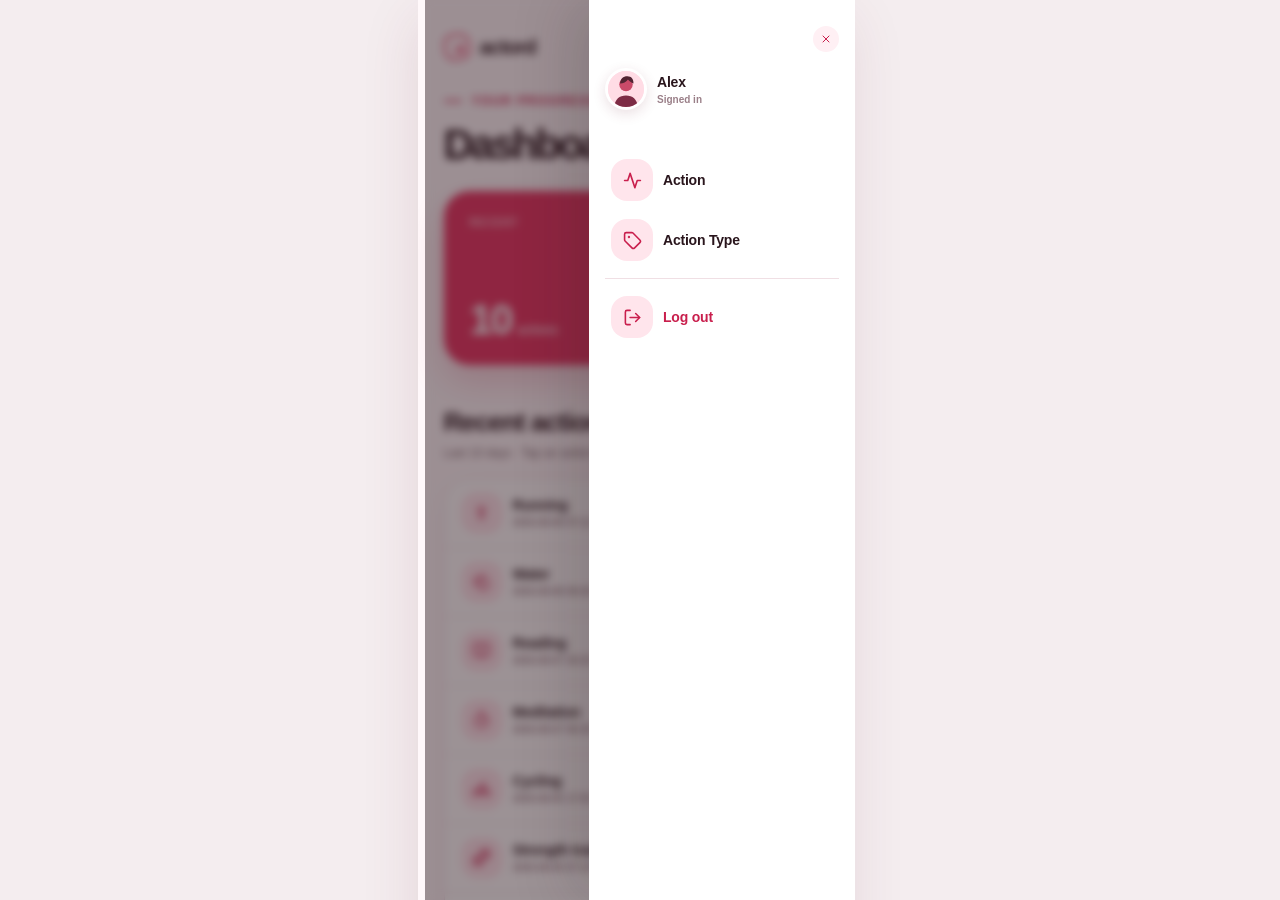
<file: docs/design/html/dashboard-navigation.html>
<!doctype html>
<html lang="en">
  <head>
    <meta charset="utf-8" />
    <meta name="viewport" content="width=device-width, initial-scale=1" />
    <meta name="theme-color" content="#fffafa" />
    <title>Account menu — actord</title>
    <style>
      :root {
        color-scheme: light;
        --app-width: 430px;
        --client-gutter: 26px;
        --top-row-height: 42px;
        --space-2xs: 4px;
        --space-xs: 6px;
        --space-sm: 10px;
        --space-md: 16px;
        --space-lg: 26px;
        --space-xl: 42px;
        --font-caption: 10px;
        --font-small: 12px;
        --font-body: 16px;
        --font-title: 26px;
        --font-display: 42px;
        --ink: #29151c;
        --muted: #765f67;
        --accent: #e73562;
        --accent-dark: #c91f4d;
        --accent-soft: #ffe5ec;
        --rose-50: #fff8fa;
        --rose-100: #fff0f4;
        --rose-200: #ffd4df;
        --line: #f0dfe4;
        --white: #ffffff;
        /* golden ratio: app-width / phi (1.618) ≈ 266px */
        --drawer-width: 266px;
      }

      * {
        box-sizing: border-box;
      }

      html {
        min-width: 320px;
        min-height: 100%;
        background: #f4edef;
      }

      body {
        min-height: 100vh;
        min-height: 100dvh;
        margin: 0;
        color: var(--ink);
        background: #f4edef;
        font-family:
          Inter, ui-sans-serif, -apple-system, BlinkMacSystemFont, "Segoe UI",
          sans-serif;
        -webkit-font-smoothing: antialiased;
      }

      button,
      a {
        font: inherit;
      }

      .page-preview {
        position: fixed;
        inset: 0;
        display: block;
        width: 100%;
        height: 100%;
        border: 0;
      }

      .nav-layer {
        position: fixed;
        inset: 0;
        z-index: 10;
        display: flex;
        width: 100%;
        max-width: var(--app-width);
        min-height: 100vh;
        min-height: 100dvh;
        margin: 0 auto;
        overflow: hidden;
        justify-content: flex-end;
        background: rgba(41, 21, 28, 0.46);
        backdrop-filter: blur(var(--space-2xs));
        -webkit-backdrop-filter: blur(var(--space-2xs));
        animation: veil-in 180ms ease both;
      }

      .nav-drawer {
        position: relative;
        display: flex;
        width: var(--drawer-width);
        max-width: 82%;
        height: 100%;
        flex-direction: column;
        padding: var(--space-lg) var(--space-md);
        background: var(--white);
        box-shadow: -18px 0 55px rgba(41, 21, 28, 0.18);
        animation: drawer-in 260ms cubic-bezier(0.2, 0.75, 0.25, 1) both;
      }

      .drawer-close {
        display: grid;
        width: 26px;
        height: 26px;
        margin-left: auto;
        padding: 0;
        border: 0;
        border-radius: 50%;
        color: var(--accent-dark);
        background: var(--rose-100);
        cursor: pointer;
        place-items: center;
        transition: background-color 160ms ease;
      }

      .drawer-close:hover {
        background: var(--rose-200);
      }

      .drawer-close:focus-visible {
        outline: 3px solid rgba(231, 53, 98, 0.28);
        outline-offset: 3px;
      }

      .drawer-close svg {
        width: 12px;
        height: 12px;
      }

      .account-summary {
        display: flex;
        align-items: center;
        gap: var(--space-sm);
        margin-top: var(--space-md);
      }

      .account-avatar {
        display: grid;
        width: 42px;
        height: 42px;
        flex: 0 0 auto;
        overflow: hidden;
        border: 3px solid var(--white);
        border-radius: 50%;
        background: var(--accent-soft);
        box-shadow: 0 4px 13px rgba(111, 36, 60, 0.14);
        place-items: center;
      }

      .account-avatar svg {
        width: 100%;
        height: 100%;
      }

      .account-copy {
        display: grid;
        min-width: 0;
        gap: var(--space-2xs);
      }

      .account-name {
        overflow: hidden;
        font-size: 14px;
        font-weight: 800;
        letter-spacing: -0.015em;
        text-overflow: ellipsis;
        white-space: nowrap;
      }

      .account-meta {
        color: #9a7f88;
        font-size: var(--font-caption);
        font-weight: 600;
      }

      .nav-list {
        display: grid;
        margin: var(--space-xl) 0 0;
        padding: 0;
        gap: var(--space-2xs);
        list-style: none;
      }

      .nav-link {
        display: flex;
        width: 100%;
        min-height: 56px;
        align-items: center;
        gap: var(--space-sm);
        padding: 0 var(--space-xs);
        border: 0;
        border-radius: var(--space-md);
        color: var(--ink);
        background: transparent;
        font-size: 14px;
        font-weight: 800;
        letter-spacing: -0.015em;
        text-decoration: none;
        cursor: pointer;
        transition: background-color 160ms ease;
      }

      .nav-link:hover {
        background: var(--rose-100);
      }

      .nav-link:focus-visible {
        position: relative;
        z-index: 1;
        outline: 3px solid rgba(231, 53, 98, 0.18);
        outline-offset: -3px;
      }

      .nav-icon {
        display: grid;
        width: var(--space-xl);
        height: var(--space-xl);
        flex: 0 0 auto;
        border-radius: var(--space-md);
        color: var(--accent-dark);
        background: var(--accent-soft);
        place-items: center;
      }

      .nav-icon svg {
        width: 19px;
        height: 19px;
      }

      .nav-separator {
        margin: var(--space-sm) 0;
        border: 0;
        border-top: 1px solid var(--line);
      }

      .nav-logout {
        color: var(--accent-dark);
      }

      @keyframes veil-in {
        from {
          opacity: 0;
        }
        to {
          opacity: 1;
        }
      }

      @keyframes drawer-in {
        from {
          transform: translateX(100%);
        }
        to {
          transform: translateX(0);
        }
      }

      @media (prefers-reduced-motion: reduce) {
        *,
        *::before,
        *::after {
          scroll-behavior: auto !important;
          animation-duration: 0.01ms !important;
          animation-iteration-count: 1 !important;
          transition-duration: 0.01ms !important;
        }
      }
    </style>
  </head>
  <body>
    <iframe
      class="page-preview"
      src="dashboard.html"
      title="Dashboard page"
      tabindex="-1"
      aria-hidden="true"
      inert
    ></iframe>

    <div class="nav-layer">
      <nav class="nav-drawer" aria-label="Account menu">
        <button class="drawer-close" type="button" aria-label="Close menu">
          <svg viewBox="0 0 24 24" fill="none" stroke="currentColor" stroke-width="2" stroke-linecap="round">
            <path d="M18 6 6 18M6 6l12 12" />
          </svg>
        </button>

        <div class="account-summary">
          <span class="account-avatar" aria-hidden="true">
            <svg viewBox="0 0 48 48" role="img" aria-label="Alex's profile image">
              <rect width="48" height="48" fill="#ffdce5" />
              <circle cx="24" cy="18" r="9" fill="#c94a69" />
              <path d="M8 48c1.4-10.1 7.1-15.2 16-15.2S38.6 37.9 40 48" fill="#7d2c45" />
              <path d="M16 16.8c.7-6.5 4.1-9.7 9.8-9.7 5.4 0 8.4 3.7 8.2 9.4-2.9-1.1-5.6-3.2-7.4-5.3-2.5 3.3-6 5.2-10.6 5.6Z" fill="#512432" />
            </svg>
          </span>
          <span class="account-copy">
            <span class="account-name">Alex</span>
            <span class="account-meta">Signed in</span>
          </span>
        </div>

        <ul class="nav-list">
          <li>
            <!-- /actions has no route yet; resolves to 404 until implemented -->
            <a class="nav-link" href="/actions">
              <span class="nav-icon" aria-hidden="true">
                <svg viewBox="0 0 24 24" fill="none" stroke="currentColor" stroke-width="2" stroke-linecap="round" stroke-linejoin="round"><path d="M22 12h-4l-3 9L9 3l-3 9H2" /></svg>
              </span>
              <span>Action</span>
            </a>
          </li>
          <li>
            <a class="nav-link" href="/action-types">
              <span class="nav-icon" aria-hidden="true">
                <svg viewBox="0 0 24 24" fill="none" stroke="currentColor" stroke-width="2" stroke-linecap="round" stroke-linejoin="round"><path d="M12.586 2.586A2 2 0 0 0 11.172 2H4a2 2 0 0 0-2 2v7.172a2 2 0 0 0 .586 1.414l8.704 8.704a2.426 2.426 0 0 0 3.42 0l6.58-6.58a2.426 2.426 0 0 0 0-3.42z" /><circle cx="7.5" cy="7.5" r=".5" fill="currentColor" /></svg>
              </span>
              <span>Action Type</span>
            </a>
          </li>
        </ul>

        <hr class="nav-separator" />

        <button class="nav-link nav-logout" type="button">
          <span class="nav-icon" aria-hidden="true">
            <svg viewBox="0 0 24 24" fill="none" stroke="currentColor" stroke-width="2" stroke-linecap="round" stroke-linejoin="round"><path d="M9 21H5a2 2 0 0 1-2-2V5a2 2 0 0 1 2-2h4" /><polyline points="16 17 21 12 16 7" /><line x1="21" x2="9" y1="12" y2="12" /></svg>
          </span>
          <span>Log out</span>
        </button>
      </nav>
    </div>
  </body>
</html>
</file>
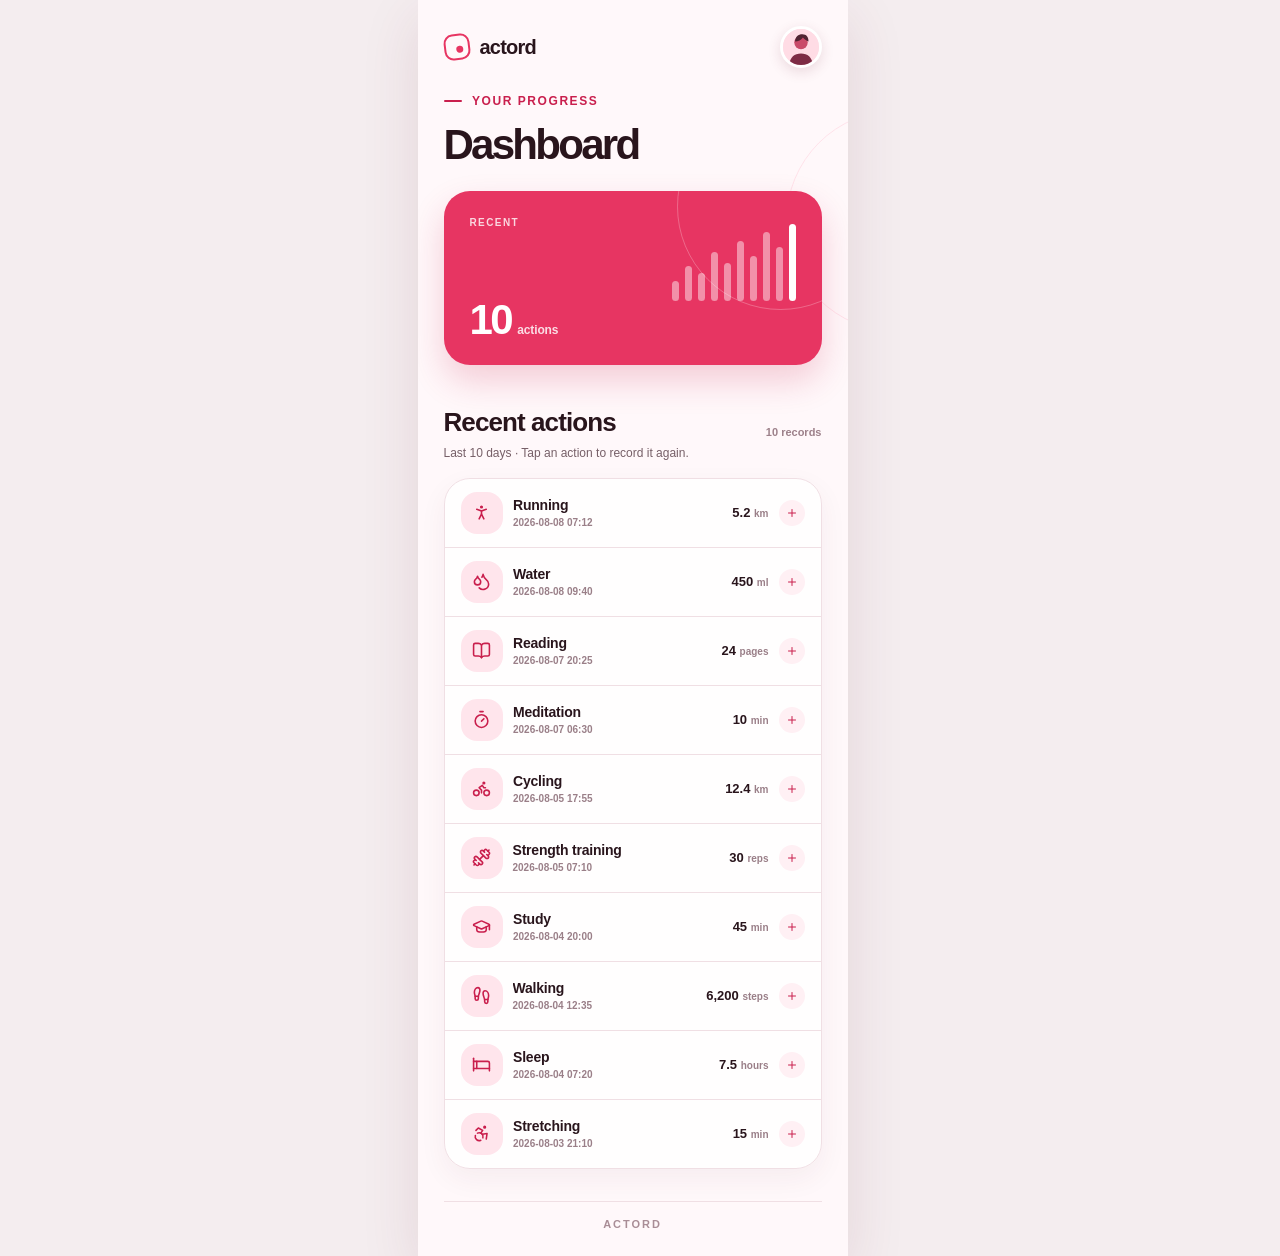
<file: docs/design/html/dashboard.html>
<!doctype html>
<html lang="en">
  <head>
    <meta charset="utf-8" />
    <meta name="viewport" content="width=device-width, initial-scale=1" />
    <meta name="theme-color" content="#fffafa" />
    <title>Dashboard — actord</title>
    <style>
      :root {
        color-scheme: light;
        --app-width: 430px;
        --client-gutter: 26px;
        --top-row-height: 42px;
        --space-2xs: 4px;
        --space-xs: 6px;
        --space-sm: 10px;
        --space-md: 16px;
        --space-lg: 26px;
        --space-xl: 42px;
        --font-caption: 10px;
        --font-small: 12px;
        --font-body: 16px;
        --font-title: 26px;
        --font-display: 42px;
        --ink: #29151c;
        --muted: #765f67;
        --accent: #e73562;
        --accent-dark: #c91f4d;
        --accent-soft: #ffe5ec;
        --rose-50: #fff8fa;
        --rose-100: #fff0f4;
        --rose-200: #ffd4df;
        --line: #f0dfe4;
        --white: #ffffff;
        --shadow: 0 18px 55px rgba(118, 39, 63, 0.12);
      }

      * {
        box-sizing: border-box;
      }

      html {
        min-width: 320px;
        background: #f4edef;
        scrollbar-gutter: stable;
      }

      body {
        min-height: 100vh;
        min-height: 100dvh;
        margin: 0;
        color: var(--ink);
        background: #f4edef;
        font-family:
          Inter, ui-sans-serif, -apple-system, BlinkMacSystemFont, "Segoe UI",
          sans-serif;
        -webkit-font-smoothing: antialiased;
      }

      button,
      a {
        font: inherit;
      }

      .app-shell {
        position: relative;
        display: flex;
        width: 100%;
        max-width: var(--app-width);
        min-height: 100vh;
        min-height: 100dvh;
        margin: 0 auto;
        overflow: hidden;
        flex-direction: column;
        background: var(--rose-50);
        box-shadow: var(--shadow);
        isolation: isolate;
      }

      .app-shell::before {
        position: absolute;
        top: 110px;
        right: -160px;
        z-index: -1;
        width: 220px;
        height: 220px;
        border: 1px solid var(--rose-200);
        border-radius: 50%;
        content: "";
        opacity: 0.6;
      }

      .site-header {
        display: flex;
        min-height: var(--top-row-height);
        align-items: center;
        justify-content: space-between;
      }

      .wordmark {
        display: inline-flex;
        align-items: center;
        gap: var(--space-sm);
        color: var(--ink);
        font-size: 20px;
        font-weight: 800;
        letter-spacing: -0.04em;
        text-decoration: none;
      }

      .wordmark-mark {
        position: relative;
        width: var(--space-lg);
        height: var(--space-lg);
        border: 2px solid var(--accent);
        border-radius: 9px;
        transform: rotate(-7deg);
      }

      .wordmark-mark::after {
        position: absolute;
        right: 5px;
        bottom: 5px;
        width: 7px;
        height: 7px;
        border-radius: 50%;
        background: var(--accent);
        content: "";
      }

      .profile-button {
        display: grid;
        width: 42px;
        height: 42px;
        padding: 0;
        overflow: hidden;
        border: 3px solid var(--white);
        border-radius: 50%;
        background: var(--accent-soft);
        box-shadow: 0 4px 13px rgba(111, 36, 60, 0.14);
        cursor: pointer;
        place-items: center;
        transition:
          box-shadow 180ms ease,
          transform 180ms ease;
      }

      .profile-button:hover {
        box-shadow: 0 7px 18px rgba(111, 36, 60, 0.2);
        transform: translateY(-1px);
      }

      .profile-button:focus-visible {
        outline: 3px solid rgba(231, 53, 98, 0.2);
        outline-offset: 3px;
      }

      .profile-image {
        width: 100%;
        height: 100%;
      }

      main {
        flex: 1;
        padding: var(--space-lg) var(--client-gutter) var(--space-md);
      }

      .page-heading {
        margin-top: var(--space-lg);
        animation: enter 500ms cubic-bezier(0.2, 0.75, 0.25, 1) both;
      }

      .eyebrow {
        display: flex;
        align-items: center;
        gap: var(--space-sm);
        margin: 0 0 var(--space-md);
        color: var(--accent-dark);
        font-size: var(--font-small);
        font-weight: 800;
        letter-spacing: 0.13em;
        text-transform: uppercase;
      }

      .eyebrow::before {
        width: 18px;
        height: 2px;
        border-radius: 2px;
        background: currentColor;
        content: "";
      }

      h1 {
        max-width: 350px;
        margin: 0;
        font-size: var(--font-display);
        font-weight: 800;
        letter-spacing: -0.065em;
        line-height: 0.98;
      }

      .summary-card {
        position: relative;
        display: grid;
        min-height: 168px;
        margin-top: var(--space-lg);
        overflow: hidden;
        grid-template-columns: 1fr auto;
        padding: var(--space-lg);
        border-radius: var(--space-lg);
        color: var(--white);
        background: var(--accent);
        box-shadow: 0 16px 34px rgba(199, 30, 75, 0.2);
        animation: enter 580ms 70ms cubic-bezier(0.2, 0.75, 0.25, 1) both;
      }

      .summary-card::before {
        position: absolute;
        top: -88px;
        right: -62px;
        width: 205px;
        height: 205px;
        border: 1px solid rgba(255, 255, 255, 0.25);
        border-radius: 50%;
        content: "";
      }

      .summary-label {
        position: relative;
        z-index: 1;
        margin: 0;
        font-size: var(--font-caption);
        font-weight: 800;
        letter-spacing: 0.14em;
        opacity: 0.8;
        text-transform: uppercase;
      }

      .summary-number {
        position: relative;
        z-index: 1;
        align-self: end;
        margin: 0;
        font-size: var(--font-display);
        font-weight: 800;
        letter-spacing: -0.06em;
        line-height: 0.9;
      }

      .summary-number .summary-unit {
        margin-left: var(--space-xs);
        font-size: var(--font-small);
        font-weight: 700;
        letter-spacing: -0.01em;
        opacity: 0.83;
      }

      .recent-chart {
        position: relative;
        z-index: 1;
        display: flex;
        height: 84px;
        align-self: end;
        gap: var(--space-xs);
        align-items: end;
      }

      .bar {
        display: block;
        width: 7px;
        border-radius: 6px;
        background: rgba(255, 255, 255, 0.45);
      }

      .bar:nth-child(1) { height: 24%; }
      .bar:nth-child(2) { height: 42%; }
      .bar:nth-child(3) { height: 34%; }
      .bar:nth-child(4) { height: 58%; }
      .bar:nth-child(5) { height: 46%; }
      .bar:nth-child(6) { height: 72%; }
      .bar:nth-child(7) { height: 54%; }
      .bar:nth-child(8) { height: 82%; }
      .bar:nth-child(9) { height: 64%; }
      .bar:nth-child(10) { height: 92%; background: var(--white); }

      .section-heading {
        display: flex;
        align-items: end;
        justify-content: space-between;
        margin: var(--space-xl) 0 var(--space-xs);
      }

      .section-heading h2 {
        margin: 0;
        font-size: var(--font-title);
        letter-spacing: -0.035em;
      }

      .record-count {
        color: #9d818a;
        font-size: 11px;
        font-weight: 700;
      }

      .helper {
        margin: 0 0 var(--space-md);
        color: var(--muted);
        font-size: var(--font-small);
        line-height: 1.5;
      }

      .activity-list {
        overflow: hidden;
        margin: 0;
        padding: 0;
        border: 1px solid var(--line);
        border-radius: var(--space-lg);
        background: rgba(255, 255, 255, 0.76);
        box-shadow: 0 10px 28px rgba(93, 40, 57, 0.055);
        list-style: none;
        animation: enter 600ms 130ms cubic-bezier(0.2, 0.75, 0.25, 1) both;
      }

      .activity-item + .activity-item {
        border-top: 1px solid var(--line);
      }

      .activity-link {
        display: flex;
        min-height: 68px;
        align-items: center;
        gap: var(--space-sm);
        padding: var(--space-sm) var(--space-md);
        color: inherit;
        text-decoration: none;
        transition: background-color 160ms ease;
      }

      .activity-link:hover {
        background: var(--rose-100);
      }

      .activity-link:focus-visible {
        position: relative;
        z-index: 1;
        outline: 3px solid rgba(231, 53, 98, 0.18);
        outline-offset: -3px;
      }

      .activity-icon {
        display: grid;
        width: var(--space-xl);
        height: var(--space-xl);
        flex: 0 0 auto;
        border-radius: var(--space-md);
        color: var(--accent-dark);
        background: var(--accent-soft);
        place-items: center;
      }

      .activity-icon svg {
        width: 19px;
        height: 19px;
      }

      .activity-copy {
        display: grid;
        min-width: 0;
        gap: var(--space-2xs);
      }

      .activity-name {
        overflow: hidden;
        font-size: 14px;
        font-weight: 800;
        letter-spacing: -0.015em;
        text-overflow: ellipsis;
        white-space: nowrap;
      }

      .activity-time {
        color: #9a7f88;
        font-size: 10px;
        font-weight: 600;
      }

      .activity-value {
        margin-left: auto;
        color: var(--ink);
        font-size: 13px;
        font-weight: 800;
        white-space: nowrap;
      }

      .activity-value span {
        color: #9a7f88;
        font-size: 10px;
        font-weight: 700;
      }

      .repeat-icon {
        display: grid;
        width: 26px;
        height: 26px;
        flex: 0 0 auto;
        border-radius: 50%;
        color: var(--accent-dark);
        background: var(--rose-100);
        place-items: center;
      }

      .repeat-icon svg {
        width: 12px;
        height: 12px;
      }

      .site-footer {
        margin: var(--space-md) var(--client-gutter) 0;
        padding: var(--space-md) 0 var(--space-lg);
        border-top: 1px solid var(--line);
        color: #a98d96;
        font-size: 11px;
        font-weight: 800;
        letter-spacing: 0.18em;
        text-align: center;
        text-transform: uppercase;
      }

      @keyframes enter {
        from {
          opacity: 0;
          transform: translateY(10px);
        }
        to {
          opacity: 1;
          transform: translateY(0);
        }
      }

      @media (max-height: 720px) {
        main {
          padding-top: var(--space-md);
        }

        .page-heading {
          margin-top: var(--space-md);
        }

        h1 {
          font-size: var(--font-display);
        }
      }

      @media (prefers-reduced-motion: reduce) {
        *,
        *::before,
        *::after {
          scroll-behavior: auto !important;
          animation-duration: 0.01ms !important;
          animation-iteration-count: 1 !important;
          transition-duration: 0.01ms !important;
        }
      }
    </style>
  </head>
  <body>
    <div class="app-shell">
      <main>
        <header class="site-header">
          <a class="wordmark" href="#" aria-label="actord home">
            <span class="wordmark-mark" aria-hidden="true"></span>
            <span>actord</span>
          </a>

          <button class="profile-button" type="button" aria-label="Open Alex's profile">
            <svg class="profile-image" viewBox="0 0 48 48" role="img" aria-label="Alex's profile image">
              <rect width="48" height="48" fill="#ffdce5" />
              <circle cx="24" cy="18" r="9" fill="#c94a69" />
              <path d="M8 48c1.4-10.1 7.1-15.2 16-15.2S38.6 37.9 40 48" fill="#7d2c45" />
              <path d="M16 16.8c.7-6.5 4.1-9.7 9.8-9.7 5.4 0 8.4 3.7 8.2 9.4-2.9-1.1-5.6-3.2-7.4-5.3-2.5 3.3-6 5.2-10.6 5.6Z" fill="#512432" />
            </svg>
          </button>
        </header>

        <section class="page-heading" aria-labelledby="page-title">
          <p class="eyebrow">Your progress</p>
          <h1 id="page-title">Dashboard</h1>
        </section>

        <section class="summary-card" aria-label="Recent 10-day summary">
          <p class="summary-label">Recent</p>
          <div class="recent-chart" aria-hidden="true">
            <span class="bar"></span><span class="bar"></span>
            <span class="bar"></span><span class="bar"></span>
            <span class="bar"></span><span class="bar"></span>
            <span class="bar"></span><span class="bar"></span>
            <span class="bar"></span><span class="bar"></span>
          </div>
          <p class="summary-number"><span data-recent-total>0</span><span class="summary-unit">actions</span></p>
        </section>

        <section aria-labelledby="recent-title">
          <div class="section-heading">
            <h2 id="recent-title">Recent actions</h2>
            <span class="record-count" data-record-count>0 records</span>
          </div>
          <p class="helper">Last 10 days · Tap an action to record it again.</p>

          <ol class="activity-list" data-recent-actions>
            <li class="activity-item">
              <a class="activity-link" href="#">
                <span class="activity-icon" aria-hidden="true">
                  <svg viewBox="0 0 24 24" fill="none" stroke="currentColor" stroke-width="2" stroke-linecap="round" stroke-linejoin="round"><circle cx="12" cy="5" r="1"/><path d="m9 20 3-6 3 6"/><path d="m6 8 6 2 6-2"/><path d="M12 10v4"/></svg>
                </span>
                <span class="activity-copy"><span class="activity-name">Running</span><span class="activity-time">2026-08-08 07:12</span></span>
                <span class="activity-value">5.2 <span>km</span></span>
                <span class="repeat-icon" aria-hidden="true"><svg viewBox="0 0 24 24" fill="none" stroke="currentColor" stroke-width="2" stroke-linecap="round"><path d="M12 5v14M5 12h14"/></svg></span>
              </a>
            </li>
            <li class="activity-item">
              <a class="activity-link" href="#">
                <span class="activity-icon" aria-hidden="true"><svg viewBox="0 0 24 24" fill="none" stroke="currentColor" stroke-width="2" stroke-linecap="round" stroke-linejoin="round"><path d="M7 16.3c2.2 0 4-1.83 4-4.05 0-1.16-.57-2.26-1.71-3.19S7.29 6.75 7 5.3c-.29 1.45-1.14 2.84-2.29 3.76S3 11.1 3 12.25c0 2.22 1.8 4.05 4 4.05z"/><path d="M12.56 6.6A10.97 10.97 0 0 0 14 3.02c.5 2.5 2 4.9 4 6.5s3 3.5 3 5.5a6.98 6.98 0 0 1-11.91 4.97"/></svg></span>
                <span class="activity-copy"><span class="activity-name">Water</span><span class="activity-time">2026-08-08 09:40</span></span>
                <span class="activity-value">450 <span>ml</span></span>
                <span class="repeat-icon" aria-hidden="true"><svg viewBox="0 0 24 24" fill="none" stroke="currentColor" stroke-width="2" stroke-linecap="round"><path d="M12 5v14M5 12h14"/></svg></span>
              </a>
            </li>
            <li class="activity-item">
              <a class="activity-link" href="#">
                <span class="activity-icon" aria-hidden="true"><svg viewBox="0 0 24 24" fill="none" stroke="currentColor" stroke-width="2" stroke-linecap="round" stroke-linejoin="round"><path d="M12 5v16"/><path d="M20.001 19A2 2 0 0 0 22 17V5a2 2 0 0 0-1.999-2L16 3.002A5 5 0 0 0 12 5a5 5 0 0 0-4-2H4a2 2 0 0 0-2 2v12a2 2 0 0 0 1.999 2H8a5 5 0 0 1 4 2 5 5 0 0 1 4-2z"/></svg></span>
                <span class="activity-copy"><span class="activity-name">Reading</span><span class="activity-time">2026-08-07 20:25</span></span>
                <span class="activity-value">24 <span>pages</span></span>
                <span class="repeat-icon" aria-hidden="true"><svg viewBox="0 0 24 24" fill="none" stroke="currentColor" stroke-width="2" stroke-linecap="round"><path d="M12 5v14M5 12h14"/></svg></span>
              </a>
            </li>
            <li class="activity-item">
              <a class="activity-link" href="#">
                <span class="activity-icon" aria-hidden="true"><svg viewBox="0 0 24 24" fill="none" stroke="currentColor" stroke-width="2" stroke-linecap="round" stroke-linejoin="round"><line x1="10" x2="14" y1="2" y2="2"/><line x1="12" x2="15" y1="14" y2="11"/><circle cx="12" cy="14" r="8"/></svg></span>
                <span class="activity-copy"><span class="activity-name">Meditation</span><span class="activity-time">2026-08-07 06:30</span></span>
                <span class="activity-value">10 <span>min</span></span>
                <span class="repeat-icon" aria-hidden="true"><svg viewBox="0 0 24 24" fill="none" stroke="currentColor" stroke-width="2" stroke-linecap="round"><path d="M12 5v14M5 12h14"/></svg></span>
              </a>
            </li>
            <li class="activity-item">
              <a class="activity-link" href="#">
                <span class="activity-icon" aria-hidden="true"><svg viewBox="0 0 24 24" fill="none" stroke="currentColor" stroke-width="2" stroke-linecap="round" stroke-linejoin="round"><circle cx="18.5" cy="17.5" r="3.5"/><circle cx="5.5" cy="17.5" r="3.5"/><circle cx="15" cy="5" r="1"/><path d="M12 17.5V14l-3-3 4-3 2 3h2"/></svg></span>
                <span class="activity-copy"><span class="activity-name">Cycling</span><span class="activity-time">2026-08-05 17:55</span></span>
                <span class="activity-value">12.4 <span>km</span></span>
                <span class="repeat-icon" aria-hidden="true"><svg viewBox="0 0 24 24" fill="none" stroke="currentColor" stroke-width="2" stroke-linecap="round"><path d="M12 5v14M5 12h14"/></svg></span>
              </a>
            </li>
            <li class="activity-item">
              <a class="activity-link" href="#">
                <span class="activity-icon" aria-hidden="true"><svg viewBox="0 0 24 24" fill="none" stroke="currentColor" stroke-width="2" stroke-linecap="round" stroke-linejoin="round"><path d="M17.596 12.768a2 2 0 1 0 2.829-2.829l-1.768-1.767a2 2 0 0 0 2.828-2.829l-2.828-2.828a2 2 0 0 0-2.829 2.828l-1.767-1.768a2 2 0 1 0-2.829 2.829z"/><path d="m2.5 21.5 1.4-1.4"/><path d="m20.1 3.9 1.4-1.4"/><path d="M5.343 21.485a2 2 0 1 0 2.829-2.828l1.767 1.768a2 2 0 1 0 2.829-2.829l-6.364-6.364a2 2 0 1 0-2.829 2.829l1.768 1.767a2 2 0 0 0-2.828 2.829z"/><path d="m9.6 14.4 4.8-4.8"/></svg></span>
                <span class="activity-copy"><span class="activity-name">Strength training</span><span class="activity-time">2026-08-05 07:10</span></span>
                <span class="activity-value">30 <span>reps</span></span>
                <span class="repeat-icon" aria-hidden="true"><svg viewBox="0 0 24 24" fill="none" stroke="currentColor" stroke-width="2" stroke-linecap="round"><path d="M12 5v14M5 12h14"/></svg></span>
              </a>
            </li>
            <li class="activity-item">
              <a class="activity-link" href="#">
                <span class="activity-icon" aria-hidden="true"><svg viewBox="0 0 24 24" fill="none" stroke="currentColor" stroke-width="2" stroke-linecap="round" stroke-linejoin="round"><path d="M21.42 10.922a1 1 0 0 0-.019-1.838L12.83 5.18a2 2 0 0 0-1.66 0L2.6 9.08a1 1 0 0 0 0 1.832l8.57 3.908a2 2 0 0 0 1.66 0z"/><path d="M22 10v6"/><path d="M6 12.5V16a6 3 0 0 0 12 0v-3.5"/></svg></span>
                <span class="activity-copy"><span class="activity-name">Study</span><span class="activity-time">2026-08-04 20:00</span></span>
                <span class="activity-value">45 <span>min</span></span>
                <span class="repeat-icon" aria-hidden="true"><svg viewBox="0 0 24 24" fill="none" stroke="currentColor" stroke-width="2" stroke-linecap="round"><path d="M12 5v14M5 12h14"/></svg></span>
              </a>
            </li>
            <li class="activity-item">
              <a class="activity-link" href="#">
                <span class="activity-icon" aria-hidden="true"><svg viewBox="0 0 24 24" fill="none" stroke="currentColor" stroke-width="2" stroke-linecap="round" stroke-linejoin="round"><path d="M4 16v-2.38C4 11.5 2.97 10.5 3 8c.03-2.72 1.49-6 4.5-6C9.37 2 10 3.8 10 5.5c0 3.11-2 5.66-2 8.68V16a2 2 0 1 1-4 0Z"/><path d="M20 20v-2.38c0-2.12 1.03-3.12 1-5.62-.03-2.72-1.49-6-4.5-6C14.63 6 14 7.8 14 9.5c0 3.11 2 5.66 2 8.68V20a2 2 0 1 0 4 0Z"/><path d="M16 17h4"/><path d="M4 13h4"/></svg></span>
                <span class="activity-copy"><span class="activity-name">Walking</span><span class="activity-time">2026-08-04 12:35</span></span>
                <span class="activity-value">6,200 <span>steps</span></span>
                <span class="repeat-icon" aria-hidden="true"><svg viewBox="0 0 24 24" fill="none" stroke="currentColor" stroke-width="2" stroke-linecap="round"><path d="M12 5v14M5 12h14"/></svg></span>
              </a>
            </li>
            <li class="activity-item">
              <a class="activity-link" href="#">
                <span class="activity-icon" aria-hidden="true"><svg viewBox="0 0 24 24" fill="none" stroke="currentColor" stroke-width="2" stroke-linecap="round" stroke-linejoin="round"><path d="M2 4v16"/><path d="M2 8h18a2 2 0 0 1 2 2v10"/><path d="M2 17h20"/><path d="M6 8v9"/></svg></span>
                <span class="activity-copy"><span class="activity-name">Sleep</span><span class="activity-time">2026-08-04 07:20</span></span>
                <span class="activity-value">7.5 <span>hours</span></span>
                <span class="repeat-icon" aria-hidden="true"><svg viewBox="0 0 24 24" fill="none" stroke="currentColor" stroke-width="2" stroke-linecap="round"><path d="M12 5v14M5 12h14"/></svg></span>
              </a>
            </li>
            <li class="activity-item">
              <a class="activity-link" href="#">
                <span class="activity-icon" aria-hidden="true"><svg viewBox="0 0 24 24" fill="none" stroke="currentColor" stroke-width="2" stroke-linecap="round" stroke-linejoin="round"><circle cx="16" cy="4" r="1"/><path d="m18 19 1-7-6 1"/><path d="m5 8 3-3 5.5 3-2.36 3.5"/><path d="M4.24 14.5a5 5 0 0 0 6.88 6"/><path d="M13.76 17.5a5 5 0 0 0-6.88-6"/></svg></span>
                <span class="activity-copy"><span class="activity-name">Stretching</span><span class="activity-time">2026-08-03 21:10</span></span>
                <span class="activity-value">15 <span>min</span></span>
                <span class="repeat-icon" aria-hidden="true"><svg viewBox="0 0 24 24" fill="none" stroke="currentColor" stroke-width="2" stroke-linecap="round"><path d="M12 5v14M5 12h14"/></svg></span>
              </a>
            </li>
          </ol>
        </section>
      </main>

      <footer class="site-footer">actord</footer>
    </div>

    <script>
      const recentActions = Array.from(
        document.querySelectorAll("[data-recent-actions] > .activity-item"),
      );
      const recentTotal = recentActions.reduce((total) => total + 1, 0);

      document.querySelector("[data-recent-total]").textContent = recentTotal;
      document.querySelector("[data-record-count]").textContent =
        `${recentTotal} ${recentTotal === 1 ? "record" : "records"}`;
    </script>
  </body>
</html>
</file>
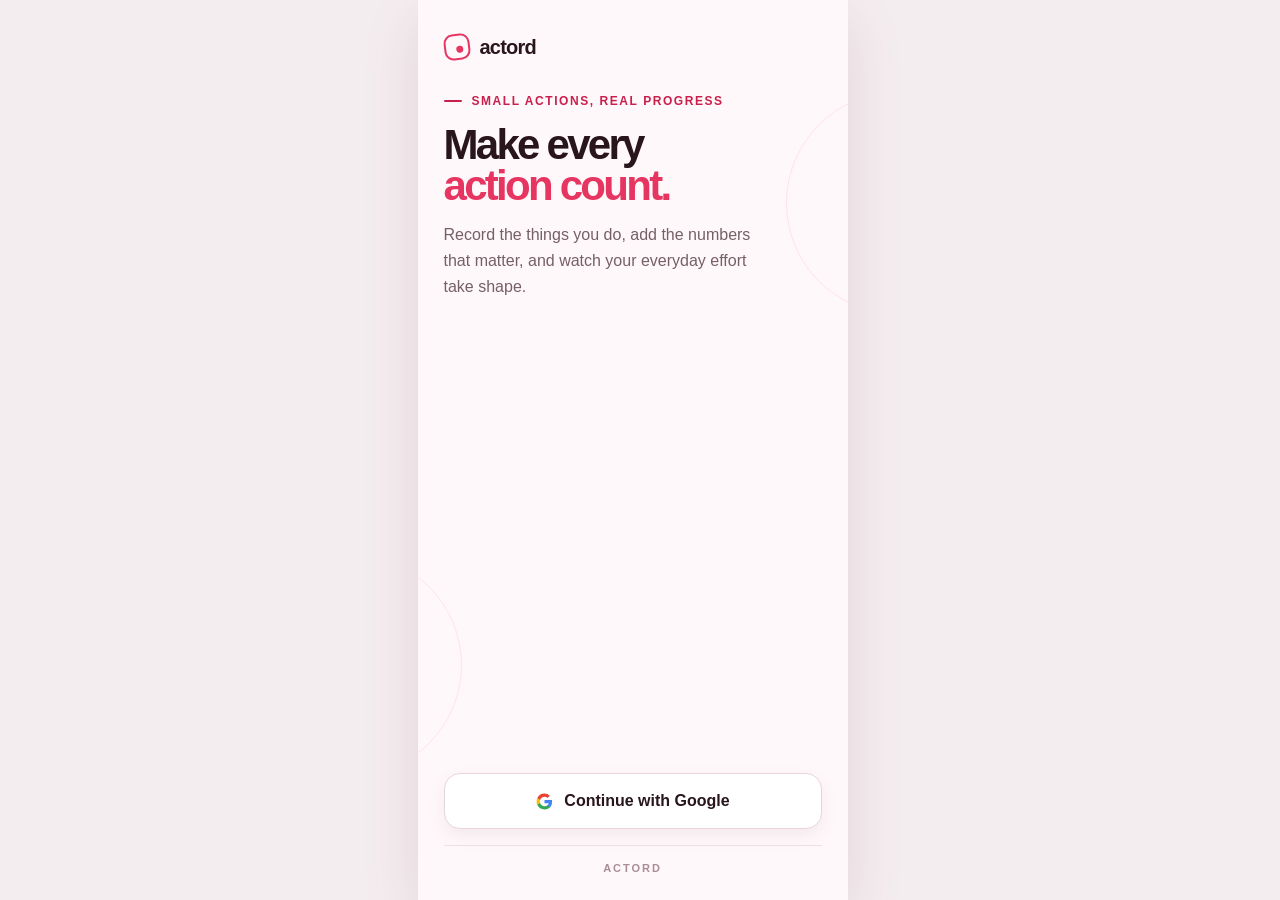
<file: docs/design/html/home-noauth.html>
<!doctype html>
<html lang="en">
  <head>
    <meta charset="utf-8" />
    <meta name="viewport" content="width=device-width, initial-scale=1" />
    <meta name="theme-color" content="#fffafa" />
    <title>Home — actord</title>
    <style>
      :root {
        color-scheme: light;
        --app-width: 430px;
        --client-gutter: 26px;
        --top-row-height: 42px;
        --space-2xs: 4px;
        --space-xs: 6px;
        --space-sm: 10px;
        --space-md: 16px;
        --space-lg: 26px;
        --space-xl: 42px;
        --font-caption: 10px;
        --font-small: 12px;
        --font-body: 16px;
        --font-title: 26px;
        --font-display: 42px;
        --ink: #29151c;
        --muted: #765f67;
        --accent: #e73562;
        --accent-dark: #c91f4d;
        --accent-soft: #ffe5ec;
        --rose-50: #fff8fa;
        --rose-100: #fff0f4;
        --rose-200: #ffd4df;
        --line: #f0dfe4;
        --white: #ffffff;
        --shadow: 0 18px 55px rgba(118, 39, 63, 0.12);
      }

      * {
        box-sizing: border-box;
      }

      html {
        min-width: 320px;
        background: #f4edef;
        scrollbar-gutter: stable;
      }

      body {
        min-height: 100vh;
        min-height: 100dvh;
        margin: 0;
        color: var(--ink);
        background: #f4edef;
        font-family:
          Inter, ui-sans-serif, -apple-system, BlinkMacSystemFont, "Segoe UI",
          sans-serif;
        -webkit-font-smoothing: antialiased;
      }

      button,
      a {
        font: inherit;
      }

      .app-shell {
        position: relative;
        display: flex;
        width: 100%;
        max-width: var(--app-width);
        min-height: 100vh;
        min-height: 100dvh;
        margin: 0 auto;
        overflow: hidden;
        flex-direction: column;
        background: var(--rose-50);
        box-shadow: var(--shadow);
        isolation: isolate;
      }

      .app-shell::before,
      .app-shell::after {
        position: absolute;
        z-index: -1;
        width: 220px;
        height: 220px;
        border: 1px solid var(--rose-200);
        border-radius: 50%;
        content: "";
        opacity: 0.6;
      }

      .app-shell::before {
        top: 92px;
        right: -160px;
      }

      .app-shell::after {
        bottom: 124px;
        left: -178px;
      }

      main {
        display: flex;
        flex: 1;
        flex-direction: column;
        padding: var(--space-lg) var(--client-gutter) var(--space-md);
      }

      .page-title {
        display: inline-flex;
        width: fit-content;
        min-height: var(--top-row-height);
        align-items: center;
        gap: var(--space-sm);
        color: var(--ink);
        font-size: 20px;
        font-weight: 800;
        letter-spacing: -0.04em;
        text-decoration: none;
      }

      .title-mark {
        position: relative;
        width: var(--space-lg);
        height: var(--space-lg);
        border: 2px solid var(--accent);
        border-radius: 9px;
        transform: rotate(-7deg);
      }

      .title-mark::after {
        position: absolute;
        right: 5px;
        bottom: 5px;
        width: 7px;
        height: 7px;
        border-radius: 50%;
        background: var(--accent);
        content: "";
      }

      .intro {
        margin-top: var(--space-lg);
        animation: enter 600ms cubic-bezier(0.2, 0.75, 0.25, 1) both;
      }

      .eyebrow {
        display: flex;
        align-items: center;
        gap: var(--space-sm);
        margin: 0 0 var(--space-md);
        color: var(--accent-dark);
        font-size: var(--font-small);
        font-weight: 800;
        letter-spacing: 0.13em;
        text-transform: uppercase;
      }

      .eyebrow::before {
        width: 18px;
        height: 2px;
        border-radius: 2px;
        background: currentColor;
        content: "";
      }

      h1 {
        max-width: 350px;
        margin: 0;
        font-size: var(--font-display);
        font-weight: 800;
        letter-spacing: -0.065em;
        line-height: 0.98;
      }

      h1 em {
        color: var(--accent);
        font-style: normal;
      }

      .lead {
        max-width: 325px;
        margin: var(--space-md) 0 0;
        color: var(--muted);
        font-size: var(--font-body);
        line-height: 1.625;
      }

      .auth-panel {
        margin-top: auto;
        animation: enter 650ms 180ms cubic-bezier(0.2, 0.75, 0.25, 1) both;
      }

      .google-button {
        display: flex;
        width: 100%;
        min-height: 56px;
        align-items: center;
        justify-content: center;
        gap: var(--space-sm);
        border: 1px solid #e6d6db;
        border-radius: var(--space-md);
        color: var(--ink);
        background: var(--white);
        box-shadow: 0 7px 18px rgba(93, 40, 57, 0.07);
        font-size: var(--font-body);
        font-weight: 750;
        cursor: pointer;
        transition:
          border-color 180ms ease,
          box-shadow 180ms ease,
          transform 180ms ease;
      }

      .google-button:hover {
        border-color: #d5aab6;
        box-shadow: 0 10px 24px rgba(93, 40, 57, 0.11);
        transform: translateY(-1px);
      }

      .google-button:active {
        transform: translateY(1px);
      }

      .google-button:focus-visible {
        outline: 3px solid rgba(231, 53, 98, 0.2);
        outline-offset: 3px;
      }

      .google-button svg {
        width: 19px;
        height: 19px;
      }

      .site-footer {
        margin: 0 var(--client-gutter);
        padding: var(--space-md) 0 var(--space-lg);
        border-top: 1px solid var(--line);
        color: #a98d96;
        font-size: 11px;
        font-weight: 800;
        letter-spacing: 0.18em;
        text-align: center;
        text-transform: uppercase;
      }

      @keyframes enter {
        from {
          opacity: 0;
          transform: translateY(10px);
        }
        to {
          opacity: 1;
          transform: translateY(0);
        }
      }

      @media (max-height: 720px) {
        main {
          padding-top: var(--space-md);
        }

        .intro {
          margin-top: var(--space-md);
        }

        h1 {
          font-size: var(--font-display);
        }

        .lead {
          margin-top: var(--space-sm);
        }

      }

      @media (prefers-reduced-motion: reduce) {
        *,
        *::before,
        *::after {
          scroll-behavior: auto !important;
          animation-duration: 0.01ms !important;
          animation-iteration-count: 1 !important;
          transition-duration: 0.01ms !important;
        }
      }
    </style>
  </head>
  <body>
    <div class="app-shell">
      <main>
        <a class="page-title" href="#" aria-label="actord home">
          <span class="title-mark" aria-hidden="true"></span>
          <span>actord</span>
        </a>

        <section class="intro" aria-labelledby="page-title">
          <p class="eyebrow">Small actions, real progress</p>
          <h1 id="page-title">Make every<br /><em>action count.</em></h1>
          <p class="lead">
            Record the things you do, add the numbers that matter, and watch
            your everyday effort take shape.
          </p>
        </section>

        <section class="auth-panel" aria-label="Sign in">
          <button class="google-button" type="button">
            <svg viewBox="0 0 24 24" aria-hidden="true">
              <path fill="#4285F4" d="M21.6 12.23c0-.71-.06-1.4-.18-2.07H12v3.91h5.38a4.6 4.6 0 0 1-2 3.02v2.54h3.25c1.9-1.75 2.97-4.33 2.97-7.4Z" />
              <path fill="#34A853" d="M12 22c2.71 0 4.99-.9 6.65-2.43l-3.25-2.54c-.9.6-2.05.96-3.4.96-2.62 0-4.84-1.77-5.63-4.15H3.01v2.62A10.04 10.04 0 0 0 12 22Z" />
              <path fill="#FBBC05" d="M6.37 13.84A6.02 6.02 0 0 1 6.06 12c0-.64.11-1.26.31-1.84V7.54H3.01A10.04 10.04 0 0 0 2 12c0 1.61.39 3.14 1.01 4.46l3.36-2.62Z" />
              <path fill="#EA4335" d="M12 6.01c1.47 0 2.79.51 3.83 1.5l2.88-2.88A9.65 9.65 0 0 0 12 2a10.04 10.04 0 0 0-8.99 5.54l3.36 2.62C7.16 7.78 9.38 6.01 12 6.01Z" />
            </svg>
            <span>Continue with Google</span>
          </button>
        </section>
      </main>

      <footer class="site-footer">actord</footer>
    </div>
  </body>
</html>
</file>
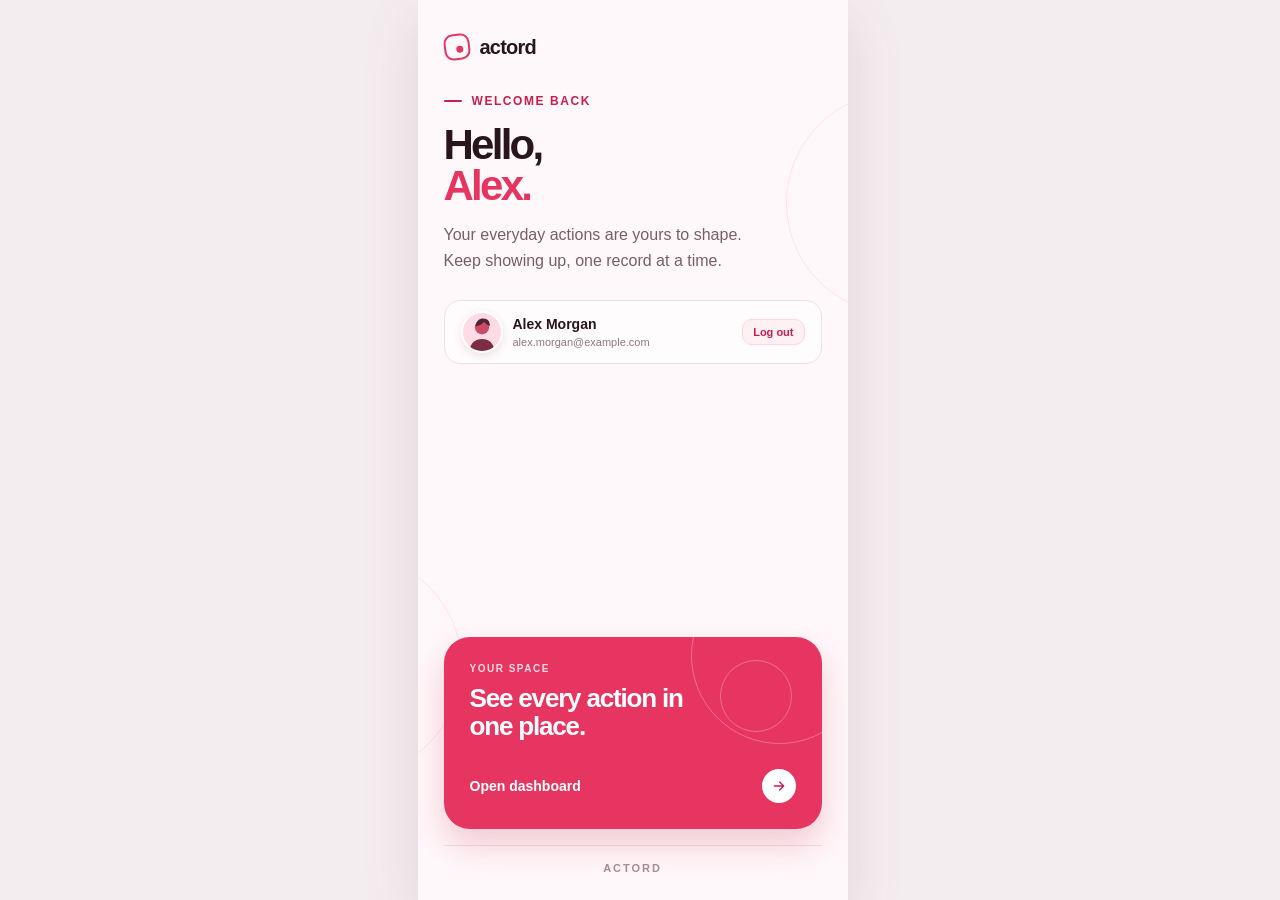
<file: docs/design/html/home-withauth.html>
<!doctype html>
<html lang="en">
  <head>
    <meta charset="utf-8" />
    <meta name="viewport" content="width=device-width, initial-scale=1" />
    <meta name="theme-color" content="#fffafa" />
    <title>Home — actord</title>
    <style>
      :root {
        color-scheme: light;
        --app-width: 430px;
        --client-gutter: 26px;
        --top-row-height: 42px;
        --space-2xs: 4px;
        --space-xs: 6px;
        --space-sm: 10px;
        --space-md: 16px;
        --space-lg: 26px;
        --space-xl: 42px;
        --font-caption: 10px;
        --font-small: 12px;
        --font-body: 16px;
        --font-title: 26px;
        --font-display: 42px;
        --ink: #29151c;
        --muted: #765f67;
        --accent: #e73562;
        --accent-dark: #c91f4d;
        --accent-soft: #ffe5ec;
        --rose-50: #fff8fa;
        --rose-100: #fff0f4;
        --rose-200: #ffd4df;
        --line: #f0dfe4;
        --white: #ffffff;
        --shadow: 0 18px 55px rgba(118, 39, 63, 0.12);
      }

      * {
        box-sizing: border-box;
      }

      html {
        min-width: 320px;
        background: #f4edef;
        scrollbar-gutter: stable;
      }

      body {
        min-height: 100vh;
        min-height: 100dvh;
        margin: 0;
        color: var(--ink);
        background: #f4edef;
        font-family:
          Inter, ui-sans-serif, -apple-system, BlinkMacSystemFont, "Segoe UI",
          sans-serif;
        -webkit-font-smoothing: antialiased;
      }

      button,
      a {
        font: inherit;
      }

      .app-shell {
        position: relative;
        display: flex;
        width: 100%;
        max-width: var(--app-width);
        min-height: 100vh;
        min-height: 100dvh;
        margin: 0 auto;
        overflow: hidden;
        flex-direction: column;
        background: var(--rose-50);
        box-shadow: var(--shadow);
        isolation: isolate;
      }

      .app-shell::before,
      .app-shell::after {
        position: absolute;
        z-index: -1;
        width: 220px;
        height: 220px;
        border: 1px solid var(--rose-200);
        border-radius: 50%;
        content: "";
        opacity: 0.6;
      }

      .app-shell::before {
        top: 92px;
        right: -160px;
      }

      .app-shell::after {
        bottom: 124px;
        left: -178px;
      }

      main {
        display: flex;
        flex: 1;
        flex-direction: column;
        padding: var(--space-lg) var(--client-gutter) var(--space-md);
      }

      .page-title {
        display: inline-flex;
        width: fit-content;
        min-height: var(--top-row-height);
        align-items: center;
        gap: var(--space-sm);
        color: var(--ink);
        font-size: 20px;
        font-weight: 800;
        letter-spacing: -0.04em;
        text-decoration: none;
      }

      .title-mark {
        position: relative;
        width: var(--space-lg);
        height: var(--space-lg);
        border: 2px solid var(--accent);
        border-radius: 9px;
        transform: rotate(-7deg);
      }

      .title-mark::after {
        position: absolute;
        right: 5px;
        bottom: 5px;
        width: 7px;
        height: 7px;
        border-radius: 50%;
        background: var(--accent);
        content: "";
      }

      .intro {
        margin-top: var(--space-lg);
        animation: enter 600ms cubic-bezier(0.2, 0.75, 0.25, 1) both;
      }

      .eyebrow {
        display: flex;
        align-items: center;
        gap: var(--space-sm);
        margin: 0 0 var(--space-md);
        color: var(--accent-dark);
        font-size: var(--font-small);
        font-weight: 800;
        letter-spacing: 0.13em;
        text-transform: uppercase;
      }

      .eyebrow::before {
        width: 18px;
        height: 2px;
        border-radius: 2px;
        background: currentColor;
        content: "";
      }

      h1 {
        max-width: 350px;
        margin: 0;
        font-size: var(--font-display);
        font-weight: 800;
        letter-spacing: -0.065em;
        line-height: 0.98;
      }

      h1 em {
        color: var(--accent);
        font-style: normal;
      }

      .lead {
        max-width: 325px;
        margin: var(--space-md) 0 0;
        color: var(--muted);
        font-size: var(--font-body);
        line-height: 1.625;
      }

      .account {
        display: flex;
        align-items: center;
        gap: var(--space-sm);
        margin-top: var(--space-lg);
        padding: var(--space-sm) var(--space-md);
        border: 1px solid var(--line);
        border-radius: var(--space-md);
        background: rgba(255, 255, 255, 0.66);
        animation: enter 650ms 80ms cubic-bezier(0.2, 0.75, 0.25, 1) both;
      }

      .account-image {
        width: 42px;
        height: 42px;
        flex: 0 0 auto;
        overflow: hidden;
        border: 2px solid var(--white);
        border-radius: 50%;
        background: var(--accent-soft);
        box-shadow: 0 3px 9px rgba(111, 36, 60, 0.12);
      }

      .account-image svg {
        display: block;
        width: 100%;
        height: 100%;
      }

      .account-copy {
        display: grid;
        min-width: 0;
        gap: var(--space-2xs);
      }

      .account-name {
        font-size: 14px;
        font-weight: 800;
      }

      .account-email {
        overflow: hidden;
        color: #927780;
        font-size: 11px;
        text-overflow: ellipsis;
        white-space: nowrap;
      }

      .logout-button {
        margin-left: auto;
        padding: var(--space-xs) var(--space-sm);
        flex: 0 0 auto;
        border: 1px solid var(--rose-200);
        border-radius: 10px;
        color: var(--accent-dark);
        background: var(--rose-100);
        font-size: 11px;
        font-weight: 800;
        cursor: pointer;
        transition:
          border-color 180ms ease,
          background-color 180ms ease,
          transform 180ms ease;
      }

      .logout-button:hover {
        border-color: #f2a9bb;
        background: var(--accent-soft);
        transform: translateY(-1px);
      }

      .logout-button:active {
        transform: translateY(1px);
      }

      .logout-button:focus-visible {
        outline: 3px solid rgba(231, 53, 98, 0.2);
        outline-offset: 2px;
      }

      .home-action {
        margin-top: auto;
        animation: enter 650ms 160ms cubic-bezier(0.2, 0.75, 0.25, 1) both;
      }

      .dashboard-card {
        position: relative;
        display: flex;
        min-height: 192px;
        overflow: hidden;
        flex-direction: column;
        padding: var(--space-lg);
        border-radius: var(--space-lg);
        color: var(--white);
        background: var(--accent);
        box-shadow: 0 16px 34px rgba(199, 30, 75, 0.22);
        text-decoration: none;
        transition:
          box-shadow 180ms ease,
          transform 180ms ease;
      }

      .dashboard-card::before,
      .dashboard-card::after {
        position: absolute;
        border: 1px solid rgba(255, 255, 255, 0.28);
        border-radius: 50%;
        content: "";
      }

      .dashboard-card::before {
        top: -70px;
        right: -46px;
        width: 175px;
        height: 175px;
      }

      .dashboard-card::after {
        top: 23px;
        right: 30px;
        width: 70px;
        height: 70px;
      }

      .dashboard-card:hover {
        box-shadow: 0 20px 40px rgba(199, 30, 75, 0.28);
        transform: translateY(-2px);
      }

      .dashboard-card:focus-visible {
        outline: 3px solid rgba(231, 53, 98, 0.22);
        outline-offset: 4px;
      }

      .card-label {
        position: relative;
        z-index: 1;
        margin: 0 0 var(--space-sm);
        font-size: var(--font-caption);
        font-weight: 800;
        letter-spacing: 0.15em;
        opacity: 0.82;
        text-transform: uppercase;
      }

      .dashboard-card h2 {
        position: relative;
        z-index: 1;
        max-width: 235px;
        margin: 0;
        font-size: var(--font-title);
        letter-spacing: -0.045em;
        line-height: 1.08;
      }

      .card-link {
        position: relative;
        z-index: 1;
        display: flex;
        align-items: center;
        justify-content: space-between;
        margin-top: auto;
        font-size: 14px;
        font-weight: 800;
      }

      .arrow {
        display: grid;
        width: 34px;
        height: 34px;
        border-radius: 50%;
        color: var(--accent-dark);
        background: var(--white);
        place-items: center;
        transition: transform 180ms ease;
      }

      .dashboard-card:hover .arrow {
        transform: translateX(3px);
      }

      .arrow svg {
        width: 16px;
        height: 16px;
      }

      .site-footer {
        margin: 0 var(--client-gutter);
        padding: var(--space-md) 0 var(--space-lg);
        border-top: 1px solid var(--line);
        color: #a98d96;
        font-size: 11px;
        font-weight: 800;
        letter-spacing: 0.18em;
        text-align: center;
        text-transform: uppercase;
      }

      @keyframes enter {
        from {
          opacity: 0;
          transform: translateY(10px);
        }
        to {
          opacity: 1;
          transform: translateY(0);
        }
      }

      @media (max-height: 720px) {
        main {
          padding-top: var(--space-md);
        }

        .intro {
          margin-top: var(--space-md);
        }

        h1 {
          font-size: var(--font-display);
        }

        .lead {
          margin-top: var(--space-sm);
        }

        .account {
          margin-top: var(--space-md);
        }

        .dashboard-card {
          min-height: 162px;
        }
      }

      @media (prefers-reduced-motion: reduce) {
        *,
        *::before,
        *::after {
          scroll-behavior: auto !important;
          animation-duration: 0.01ms !important;
          animation-iteration-count: 1 !important;
          transition-duration: 0.01ms !important;
        }
      }
    </style>
  </head>
  <body>
    <div class="app-shell">
      <main>
        <a class="page-title" href="#" aria-label="actord home">
          <span class="title-mark" aria-hidden="true"></span>
          <span>actord</span>
        </a>

        <section class="intro" aria-labelledby="page-title">
          <p class="eyebrow">Welcome back</p>
          <h1 id="page-title">Hello,<br /><em>Alex.</em></h1>
          <p class="lead">
            Your everyday actions are yours to shape. Keep showing up, one
            record at a time.
          </p>
        </section>

        <div class="account" aria-label="Signed-in account">
          <span class="account-image">
            <svg viewBox="0 0 48 48" role="img" aria-label="Alex's profile image">
              <rect width="48" height="48" fill="#ffdce5" />
              <circle cx="24" cy="18" r="9" fill="#c94a69" />
              <path d="M8 48c1.4-10.1 7.1-15.2 16-15.2S38.6 37.9 40 48" fill="#7d2c45" />
              <path d="M16 16.8c.7-6.5 4.1-9.7 9.8-9.7 5.4 0 8.4 3.7 8.2 9.4-2.9-1.1-5.6-3.2-7.4-5.3-2.5 3.3-6 5.2-10.6 5.6Z" fill="#512432" />
            </svg>
          </span>
          <span class="account-copy">
            <span class="account-name">Alex Morgan</span>
            <span class="account-email">alex.morgan@example.com</span>
          </span>
          <button class="logout-button" type="button">Log out</button>
        </div>

        <section class="home-action" aria-label="Dashboard">
          <a class="dashboard-card" href="#">
            <p class="card-label">Your space</p>
            <h2>See every action in one place.</h2>
            <span class="card-link">
              <span>Open dashboard</span>
              <span class="arrow" aria-hidden="true">
                <svg viewBox="0 0 24 24" fill="none" stroke="currentColor" stroke-width="2" stroke-linecap="round" stroke-linejoin="round">
                  <path d="M5 12h14M13 6l6 6-6 6" />
                </svg>
              </span>
            </span>
          </a>
        </section>
      </main>

      <footer class="site-footer">actord</footer>
    </div>
  </body>
</html>
</file>
